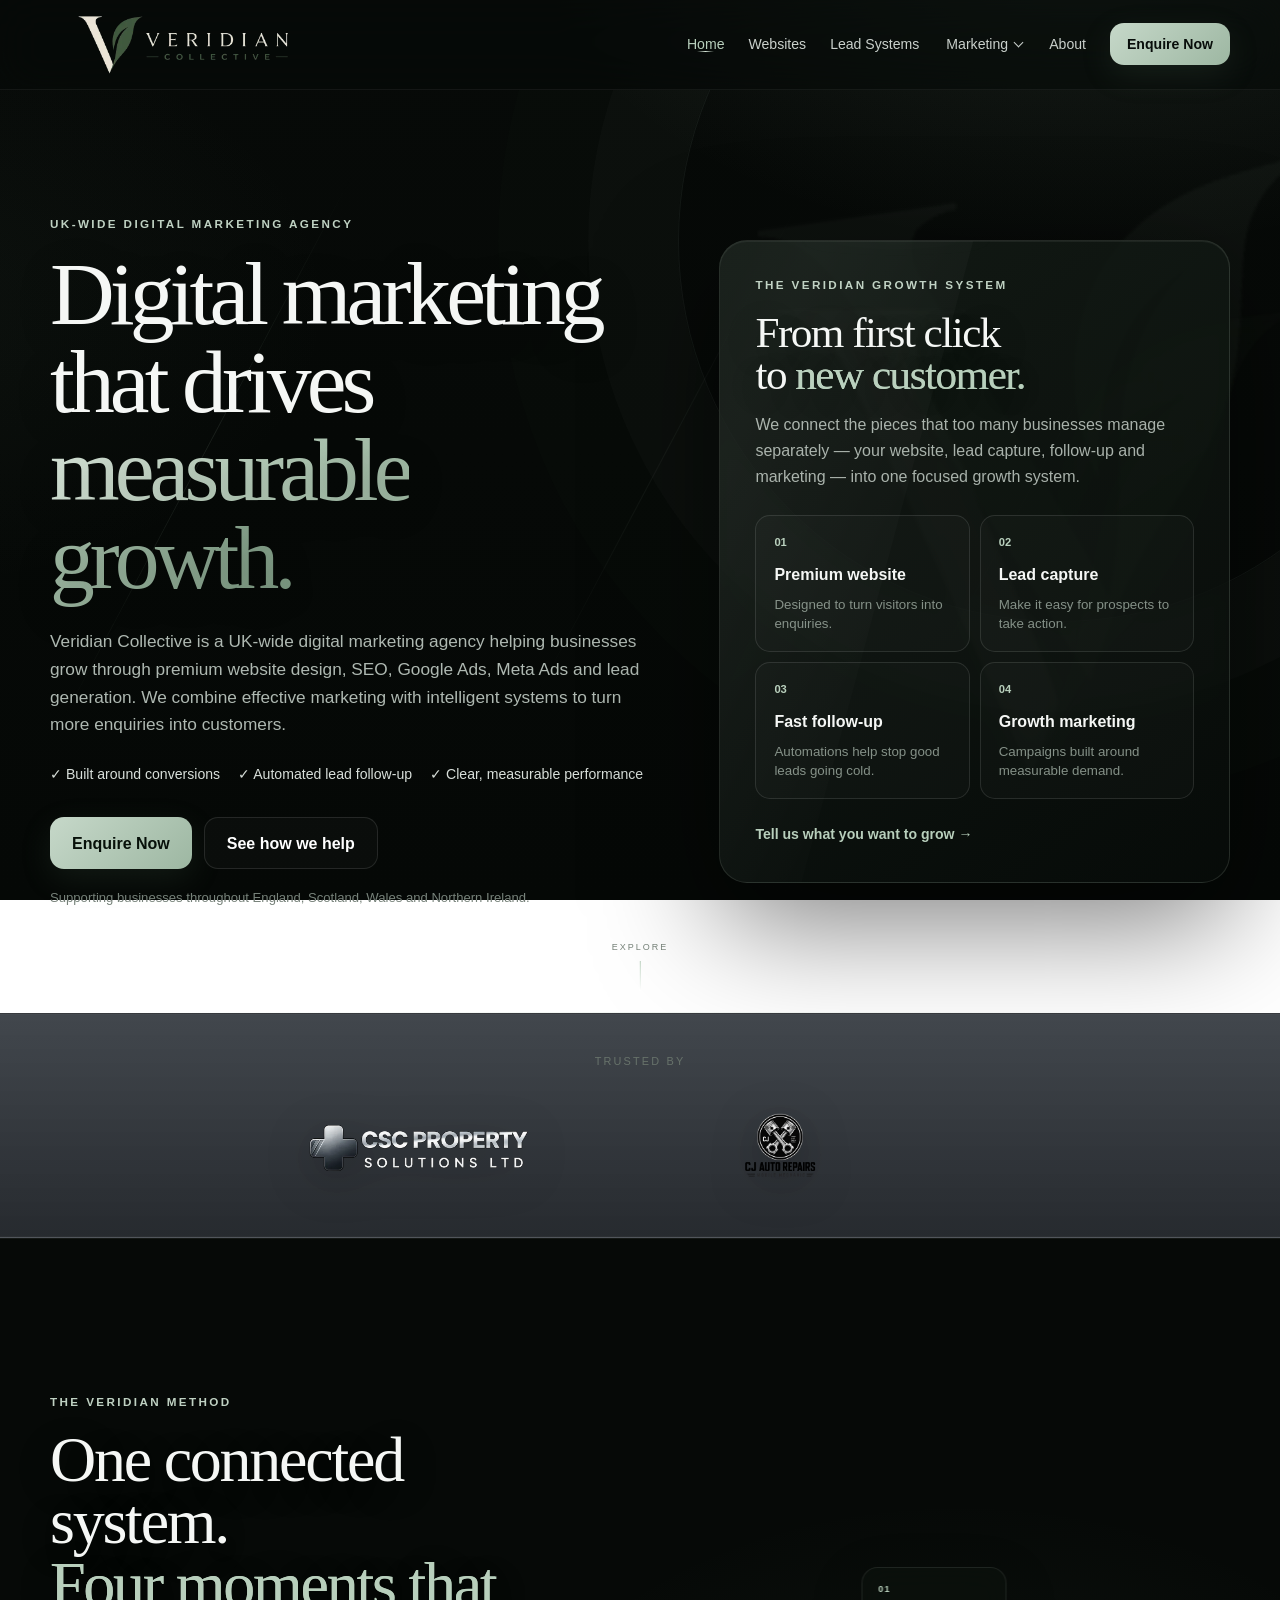
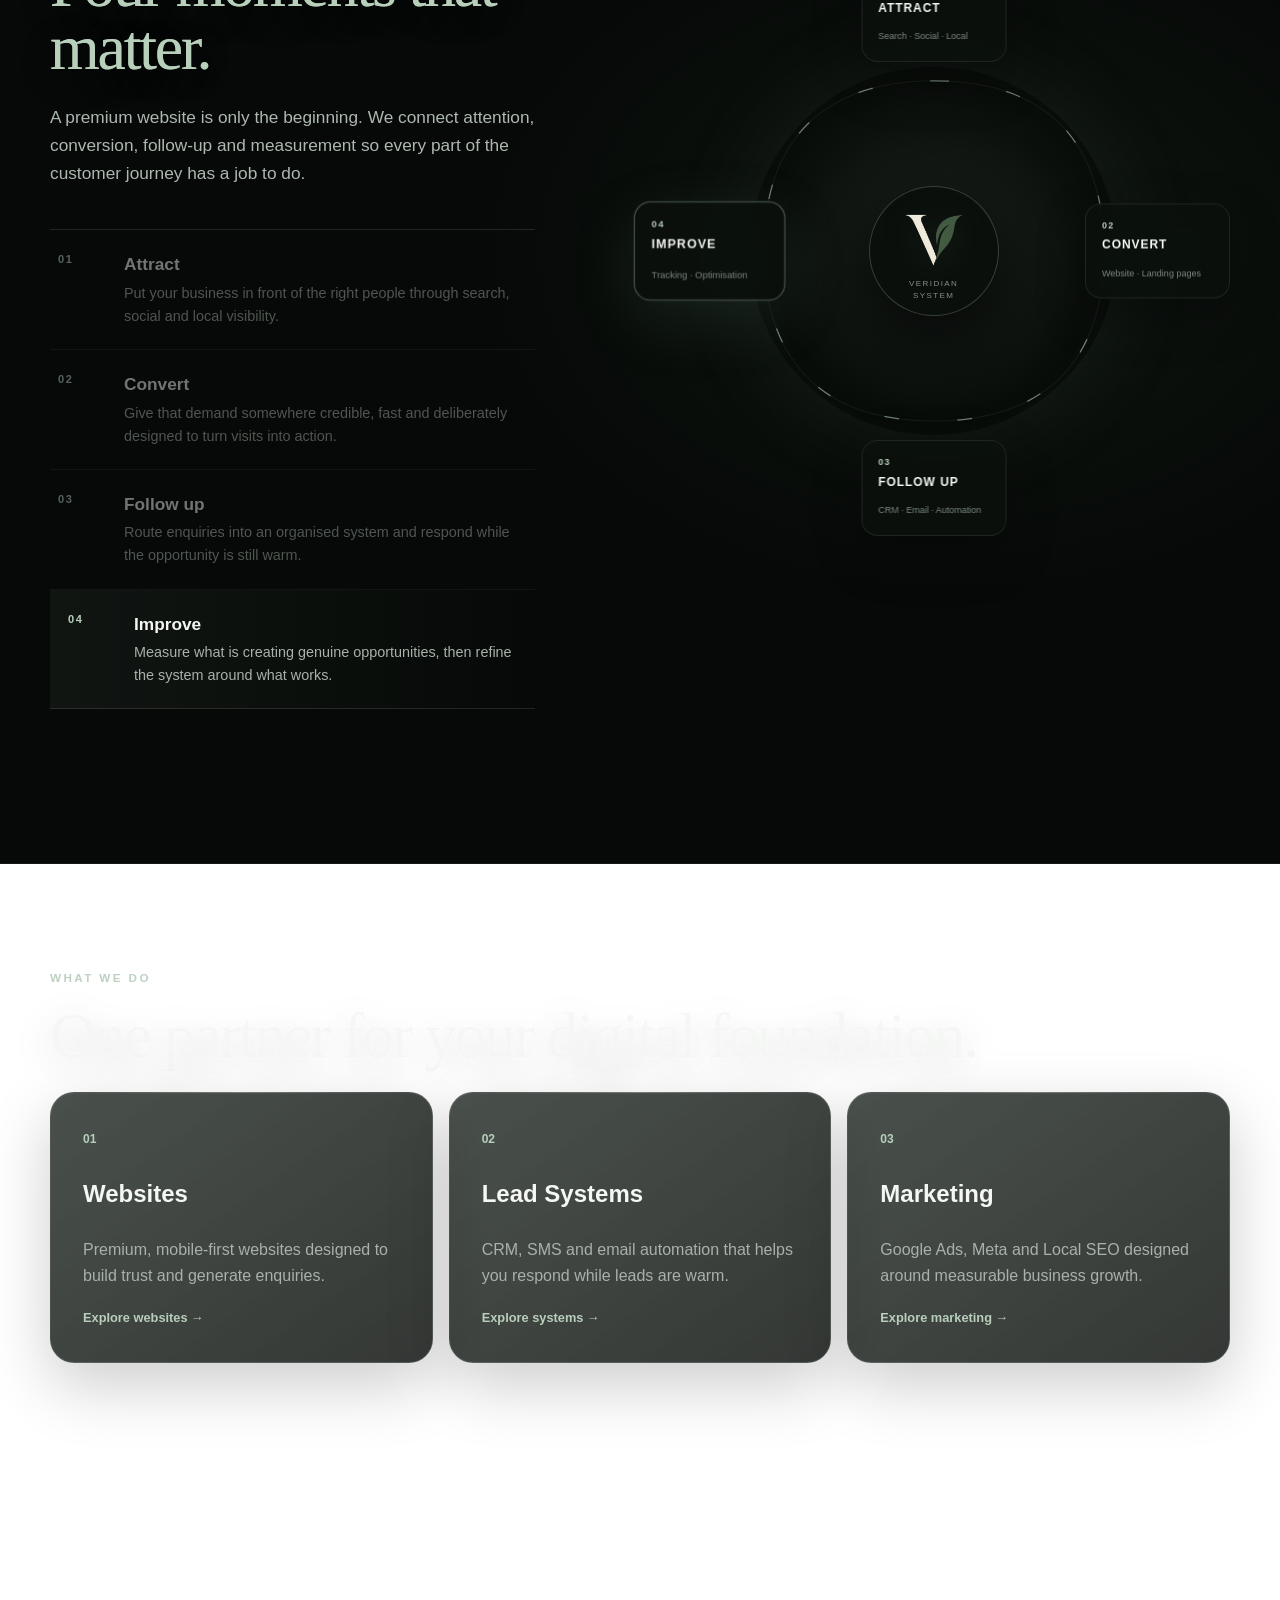
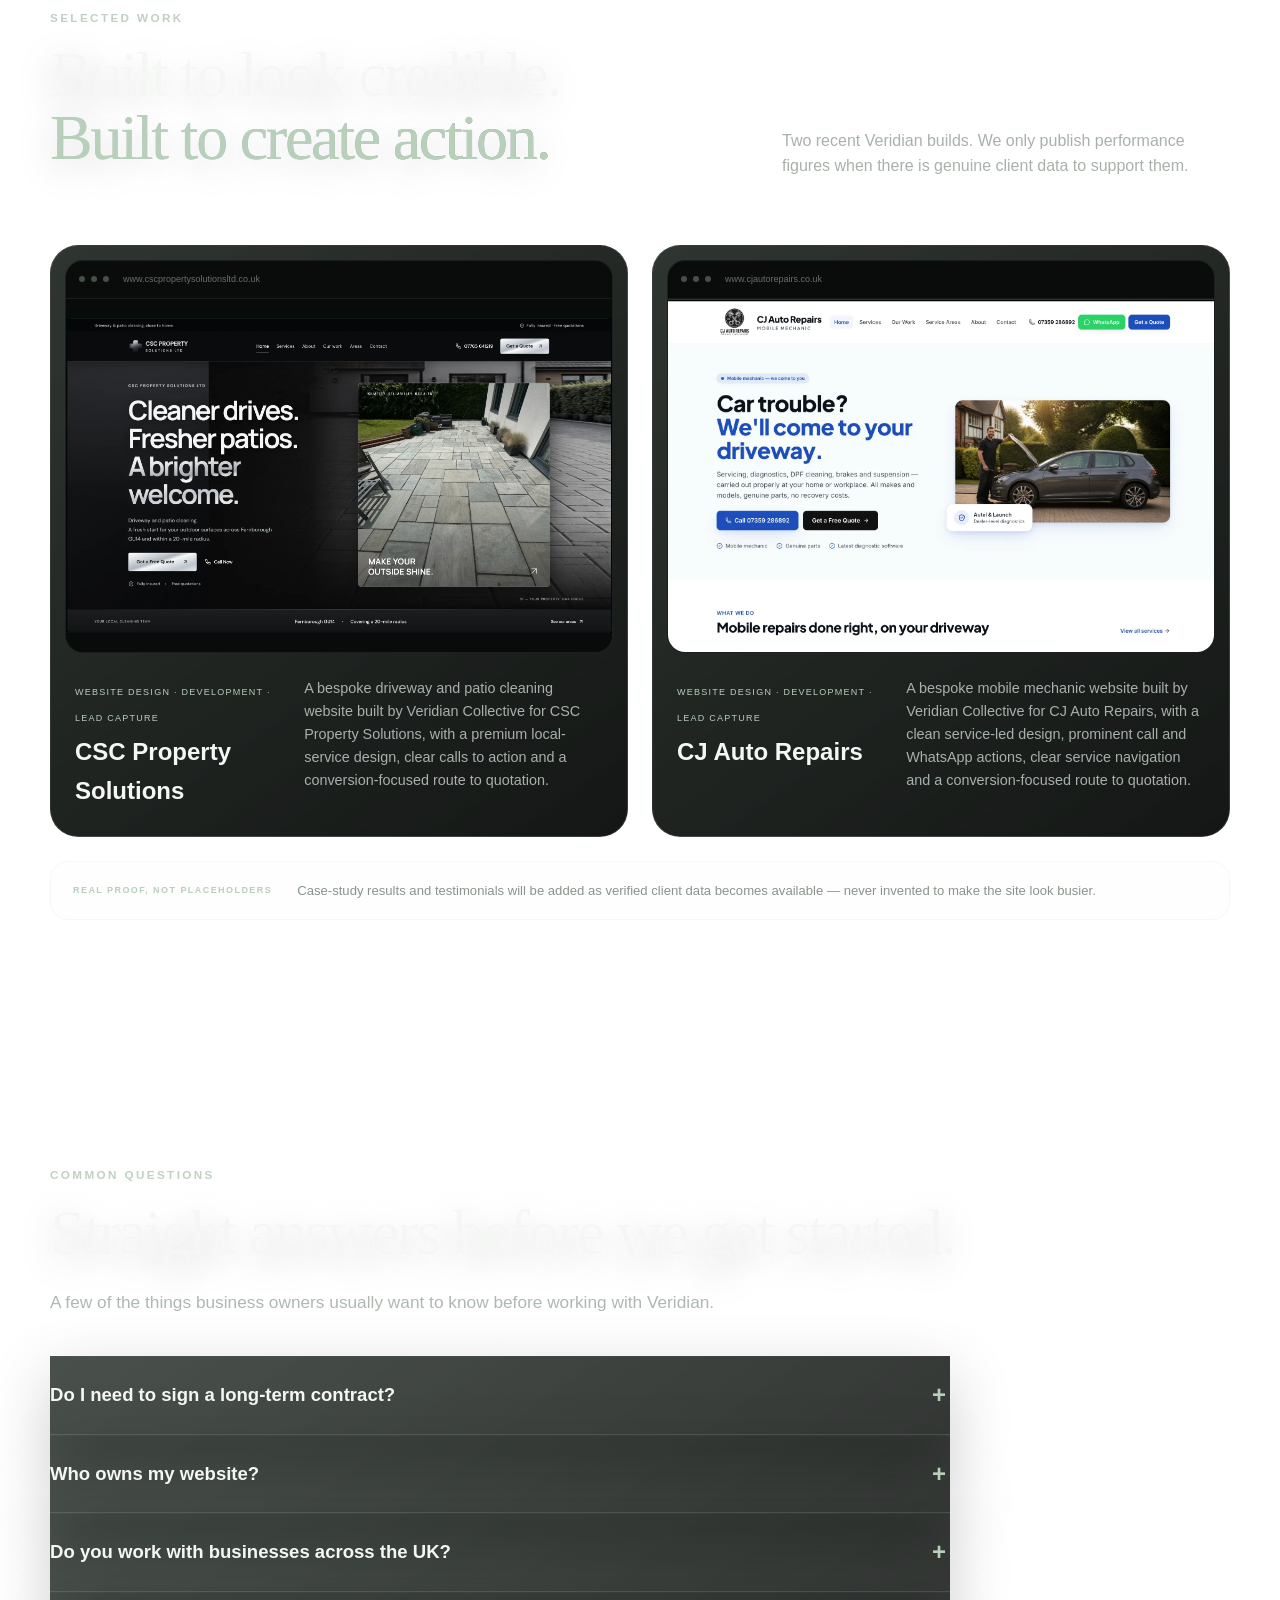
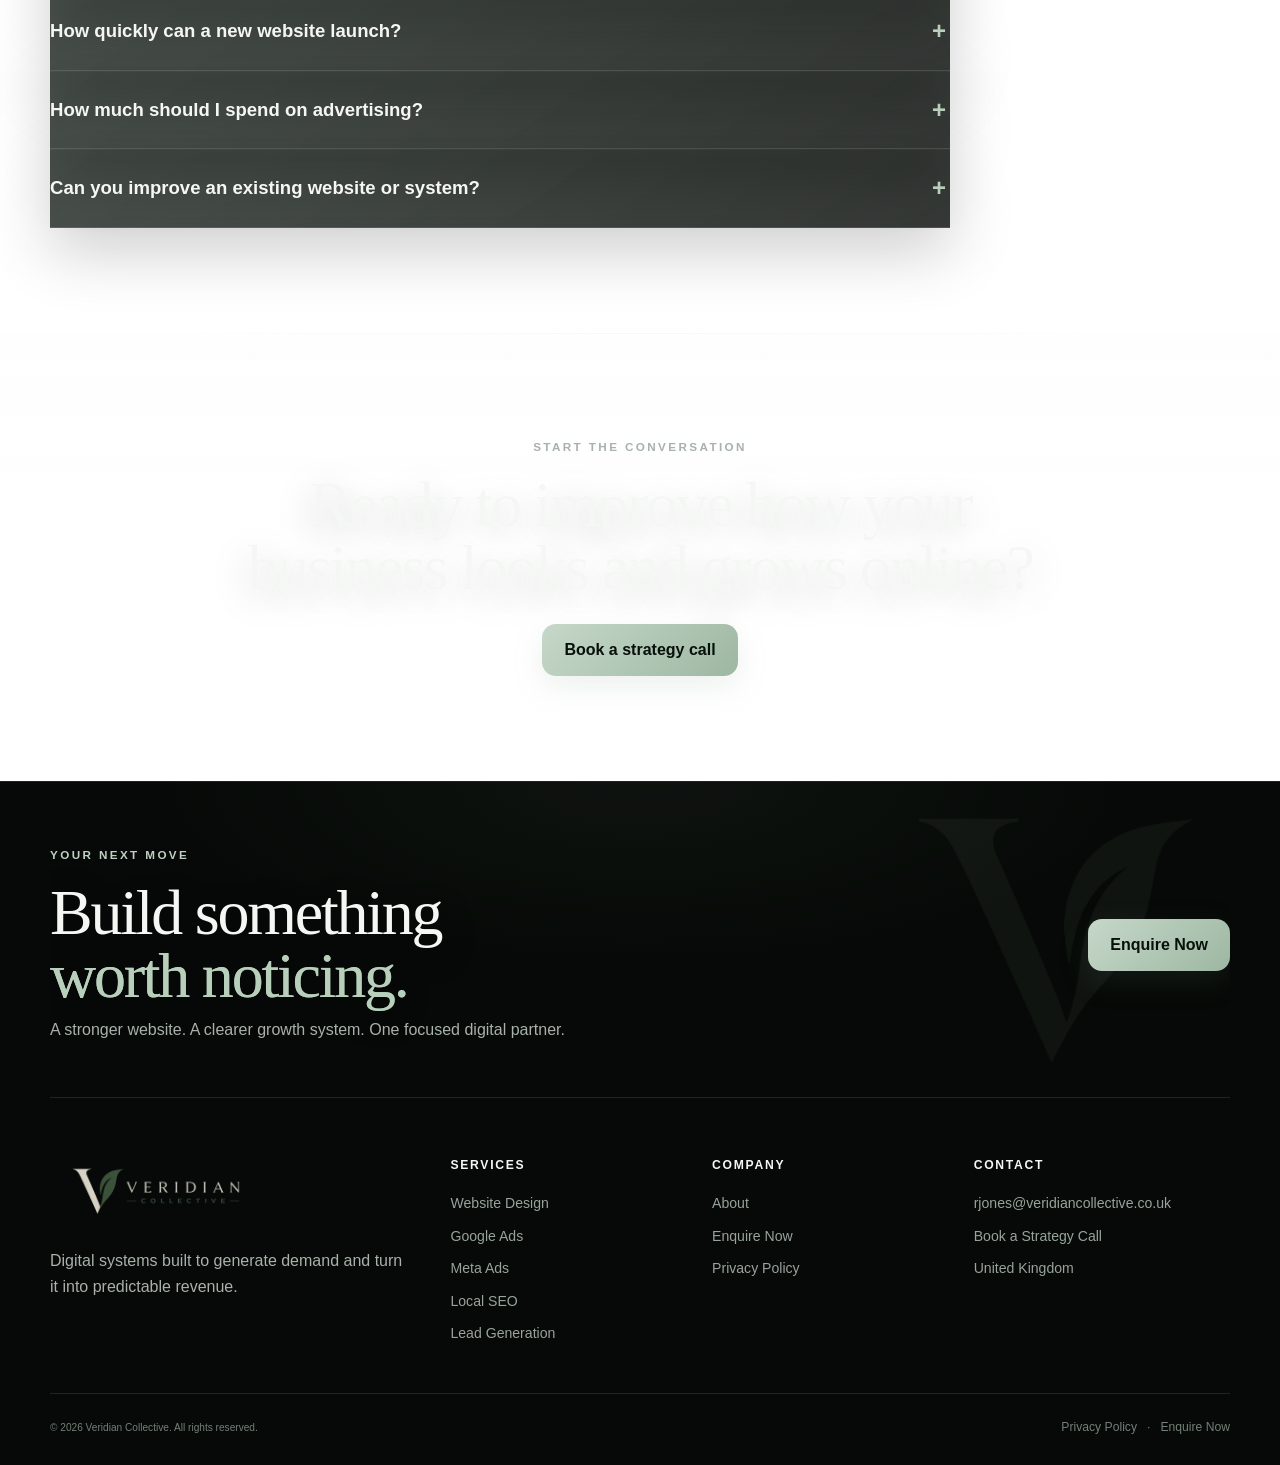
<file: index.html>
<!doctype html><html lang="en-GB"><head><meta charset="utf-8">
<meta name="viewport" content="width=device-width,initial-scale=1">
<title>Veridian Collective | UK Digital Marketing Agency</title>
<meta name="description" content="Veridian Collective is a UK-wide digital marketing agency offering website design, SEO, Google Ads, Meta Ads and lead generation to businesses across the United Kingdom.">
<meta name="robots" content="index,follow,max-image-preview:large,max-snippet:-1,max-video-preview:-1">
<meta name="author" content="Veridian Collective">
<meta name="theme-color" content="#0a0e0b">
<link rel="canonical" href="https://www.veridiancollective.co.uk/">
<meta property="og:type" content="website">
<meta property="og:site_name" content="Veridian Collective">
<meta property="og:locale" content="en_GB">
<meta property="og:title" content="Veridian Collective | UK Digital Marketing Agency">
<meta property="og:description" content="Website design, SEO, Google Ads, Meta Ads and lead generation for businesses in Farnborough, Hampshire, Surrey, Berkshire and across the UK.">
<meta property="og:url" content="https://www.veridiancollective.co.uk/">
<meta property="og:image" content="https://www.veridiancollective.co.uk/assets/veridian-social-preview.png">
<meta property="og:image:width" content="1200">
<meta property="og:image:height" content="630">
<meta name="twitter:card" content="summary">
<meta name="twitter:title" content="Veridian Collective | UK Digital Marketing Agency">
<meta name="twitter:description" content="Premium websites, lead generation systems, Google Ads, Meta Ads, local SEO and automated follow-up for UK businesses.">
<meta name="twitter:image" content="https://www.veridiancollective.co.uk/assets/veridian-social-preview.png">
<link rel="icon" type="image/png" sizes="48x48" href="/assets/favicon-google-48.png?v=2">
<link rel="icon" type="image/png" sizes="256x256" href="/assets/favicon.png">
<link rel="apple-touch-icon" href="assets/favicon.png">
<style>:root{--bg:#070a08;--panel:#0f1511;--text:#f5f7f5;--muted:#a8b1aa;--sage:#b8cfbc;--line:rgba(255,255,255,.11);--container:1180px}*{box-sizing:border-box}html{scroll-behavior:smooth}body{margin:0;background:radial-gradient(circle at 85% 0,rgba(116,145,123,.12),transparent 27%),var(--bg);color:var(--text);font:16px/1.6 Inter,-apple-system,BlinkMacSystemFont,"Segoe UI",sans-serif}a{color:inherit;text-decoration:none}.container{width:min(calc(100% - 40px),var(--container));margin:auto}.site-header{position:sticky;top:0;z-index:20;background:rgba(7,10,8,.88);backdrop-filter:blur(18px);border-bottom:1px solid var(--line)}.nav{min-height:84px;display:flex;align-items:center;justify-content:space-between;gap:25px}.brand{display:flex;align-items:center;gap:11px}.brand>span{display:grid;place-items:center;width:42px;height:42px;border:1px solid rgba(184,207,188,.35);border-radius:13px;color:var(--sage);font:26px Georgia,serif}.brand b{font-size:.8rem;letter-spacing:.13em}.brand i{font-style:normal;color:var(--sage)}.nav nav{display:flex;align-items:center;gap:24px;font-size:.88rem;color:#cad1cc}.menu{display:none;background:transparent;border:1px solid var(--line);color:#fff;border-radius:12px;padding:10px 13px}.button{display:inline-flex;align-items:center;justify-content:center;min-height:52px;padding:0 22px;border-radius:14px;background:var(--sage);color:#071009;font-weight:800}.button.small{min-height:42px;padding:0 17px}.secondary{background:transparent;color:#fff;border:1px solid var(--line)}.hero,.page-hero{padding:125px 0 105px}.hero-grid{display:grid;grid-template-columns:1.08fr .92fr;gap:70px;align-items:center}.eyebrow{color:var(--sage);font-size:.73rem;font-weight:850;letter-spacing:.17em;text-transform:uppercase;margin:0 0 17px}h1,h2{font-family:Georgia,"Times New Roman",serif;font-weight:500;line-height:.98;letter-spacing:-.035em}h1{font-size:clamp(3.6rem,7vw,6.8rem);max-width:900px;margin:0 0 27px}h1 span{color:var(--sage)}h2{font-size:clamp(2.6rem,5vw,4.8rem);margin:0 0 25px}h3{font-size:1.5rem}.lead{font-size:1.08rem;color:var(--muted);max-width:700px}.actions{display:flex;gap:12px;flex-wrap:wrap;margin-top:32px}.panel,.contact-card{border:1px solid var(--line);border-radius:28px;padding:35px;background:linear-gradient(145deg,rgba(23,33,26,.95),rgba(8,12,9,.98));box-shadow:0 30px 90px rgba(0,0,0,.35)}.panel h2{font-size:2.7rem}.mini-grid{display:grid;grid-template-columns:1fr 1fr;gap:10px;margin-top:35px}.mini-grid article{border:1px solid var(--line);border-radius:15px;padding:18px}.mini-grid b,.mini-grid span{display:block}.mini-grid b{color:var(--sage);font-size:.7rem}.mini-grid span{margin-top:18px}.trust{border-block:1px solid var(--line);padding:28px 0;background:rgba(255,255,255,.015)}.trust p{text-align:center;color:#68736b;font-size:.68rem;letter-spacing:.2em}.logos{display:grid;grid-template-columns:repeat(4,1fr);gap:12px;align-items:center;text-align:center}.logos>*{padding:18px;color:#9ca69e;font-size:.75rem;letter-spacing:.08em}.logos strong{color:#d8dfda}.section{padding:105px 0}.muted{background:linear-gradient(180deg,rgba(255,255,255,.018),transparent)}.cards{display:grid;grid-template-columns:repeat(3,1fr);gap:16px}.cards.two{grid-template-columns:1fr 1fr}.card,.price-card{border:1px solid var(--line);border-radius:24px;padding:32px;background:linear-gradient(150deg,rgba(20,28,22,.88),rgba(9,13,10,.92))}.card{transition:.2s}.card:hover{transform:translateY(-4px);border-color:rgba(184,207,188,.27)}.card>b,.flow b{color:var(--sage);font-size:.75rem}.card p,.price-card p,.flow p{color:var(--muted)}.card>span{color:var(--sage);font-size:.8rem;font-weight:800}.pricing{display:grid;grid-template-columns:1fr 1fr;gap:18px;max-width:980px}.price-card.featured{border-color:rgba(184,207,188,.32)}.price{font:500 clamp(3.2rem,6vw,5rem) Georgia,serif}.price small{font:600 .9rem Inter,sans-serif;color:#8c978f}.price-card ul{list-style:none;padding:0;margin:25px 0}.price-card li{padding:10px 0 10px 26px;border-bottom:1px solid rgba(255,255,255,.07);position:relative}.price-card li:before{content:"✓";position:absolute;left:0;color:var(--sage)}.flow{display:grid;grid-template-columns:repeat(4,1fr);gap:13px}.flow article{border:1px solid var(--line);border-radius:22px;padding:28px;min-height:230px;background:rgba(255,255,255,.02)}.flow h3{margin-top:70px}.cta{text-align:center;max-width:900px}.cta p{color:var(--muted)}.about-grid,.contact-grid{display:grid;grid-template-columns:.85fr 1.15fr;gap:70px;align-items:center}.founder{min-height:500px;border:1px solid var(--line);border-radius:28px;background:radial-gradient(circle at 50% 25%,rgba(184,207,188,.18),transparent 30%),#0d130f;display:flex;flex-direction:column;justify-content:space-between;padding:30px}.founder>span{margin:auto;font:9rem Georgia,serif;color:rgba(255,255,255,.07)}.founder strong,.founder small{display:block}.founder small{color:#89948c}blockquote{margin:30px 0;border-left:2px solid var(--sage);padding-left:22px;font:1.4rem/1.5 Georgia,serif}.placeholder{margin-top:30px;min-height:260px;border:1px dashed rgba(184,207,188,.3);border-radius:18px;display:grid;place-items:center;color:#6f7b72;font-size:.75rem;letter-spacing:.14em}.footer{border-top:1px solid var(--line);padding:40px 0;display:flex;align-items:center;justify-content:space-between;gap:20px;flex-wrap:wrap;color:#7e8981;font-size:.78rem}
.hero-points{display:flex;flex-wrap:wrap;gap:10px 18px;margin-top:24px;color:#d8dfda;font-size:.88rem}.hero-points span{display:inline-flex;align-items:center;gap:7px}.hero-points span::first-letter{color:var(--sage)}.hero-note{max-width:620px;margin:18px 0 0;color:#77827a;font-size:.82rem}.hero-panel{position:relative;overflow:hidden}.hero-panel:before{content:"";position:absolute;width:260px;height:260px;border-radius:50%;background:rgba(184,207,188,.08);filter:blur(8px);right:-100px;top:-120px;pointer-events:none}.hero-panel h2{margin-bottom:16px}.sage-text{color:var(--sage)}.panel-copy{color:var(--muted);margin:0 0 26px;max-width:560px}.hero-panel .mini-grid{margin-top:0}.hero-panel .mini-grid article{min-height:132px;background:rgba(255,255,255,.018)}.hero-panel .mini-grid span{margin-top:10px;font-weight:700}.hero-panel .mini-grid small{display:block;color:#849087;margin-top:7px;line-height:1.45}.panel-link{display:inline-block;margin-top:24px;color:var(--sage);font-weight:800;font-size:.88rem}.panel-link:hover{text-decoration:underline}
@media(max-width:850px){.menu{display:block}.nav nav{display:none;position:absolute;top:84px;left:14px;right:14px;flex-direction:column;align-items:stretch;padding:14px;background:#0a0e0b;border:1px solid var(--line);border-radius:18px}.nav nav.open{display:flex}.nav nav a{padding:10px}.hero-grid,.about-grid,.contact-grid{grid-template-columns:1fr}.cards,.flow{grid-template-columns:1fr 1fr}.pricing{grid-template-columns:1fr}.logos{grid-template-columns:1fr 1fr}.hero,.page-hero{padding:90px 0 75px}.section{padding:78px 0}}@media(max-width:560px){.container{width:min(calc(100% - 28px),var(--container))}.brand b{font-size:.7rem}.cards,.cards.two,.flow,.mini-grid{grid-template-columns:1fr}.logos>*{padding:10px}.actions{flex-direction:column}.actions .button{width:100%}.panel{padding:25px}.founder{min-height:390px}.founder>span{font-size:6rem}.section{padding:65px 0}.footer{align-items:flex-start;flex-direction:column}}
.app-page{display:none;min-height:60vh} .app-page.active{display:block;animation:pageIn .2s ease}
.nav nav a.active{color:var(--sage)} @keyframes pageIn{from{opacity:.3;transform:translateY(6px)}to{opacity:1;transform:none}}

.real-brand{display:flex;align-items:center;text-decoration:none;min-width:0}
.real-brand img{display:block;width:270px;max-width:32vw;height:auto;object-fit:contain}
.footer-brand img{width:230px;max-width:100%}
@media(max-width:760px){
  .real-brand img{width:205px;max-width:68vw}
  .footer-brand img{width:200px}
}

.real-brand img{
  mix-blend-mode:normal;
  filter:none;
}
.site-header .real-brand img{opacity:.98}
.footer-brand img{opacity:.9}

/* Smooth navigation + scroll motion */
html { scroll-behavior: smooth; }

body {
  overflow-x: hidden;
}

.app-page {
  transform-origin: 50% 0;
}

.app-page.active {
  animation: veridianPageIn .55s cubic-bezier(.22,.8,.25,1) both;
}

@keyframes veridianPageIn {
  0% {
    opacity: 0;
    transform: translateY(14px);
    filter: blur(2px);
  }
  100% {
    opacity: 1;
    transform: translateY(0);
    filter: blur(0);
  }
}

/* Reveal sections as they enter the viewport */
.app-page.active section,
.app-page.active .card,
.app-page.active .service-card,
.app-page.active .price-card,
.app-page.active .trust,
.app-page.active .cta {
  opacity: 0;
  transform: translateY(22px);
  transition:
    opacity .65s cubic-bezier(.22,.8,.25,1),
    transform .65s cubic-bezier(.22,.8,.25,1);
}

.app-page.active .reveal-visible {
  opacity: 1;
  transform: translateY(0);
}

/* Smoother interactive elements */
a, button, .button, .card {
  transition:
    transform .22s ease,
    opacity .22s ease,
    color .22s ease,
    background-color .22s ease,
    border-color .22s ease;
}

.button:hover {
  transform: translateY(-2px);
}

@media (prefers-reduced-motion: reduce) {
  html { scroll-behavior: auto; }
  *, *::before, *::after {
    animation-duration: .01ms !important;
    animation-iteration-count: 1 !important;
    transition-duration: .01ms !important;
    scroll-behavior: auto !important;
  }
}


.legal-hero{padding-bottom:2rem}
.legal-updated{margin-top:1.25rem;color:var(--muted);font-size:.92rem}
.legal-content{padding-top:2rem}
.legal-wrap{max-width:850px}
.legal-wrap h2{margin-top:2.3rem;margin-bottom:.65rem;font-size:1.25rem}
.legal-wrap p{color:var(--muted);line-height:1.8}
.legal-wrap a{color:var(--sage)}
.legal-contact{margin-top:3rem;padding:1.6rem;border:1px solid var(--line);border-radius:18px;background:rgba(255,255,255,.025)}
.legal-contact h2{margin-top:0}


.ghl-calendar-wrap{
  margin-top:24px;
  width:100%;
  min-height:876px;
  overflow:hidden;
  border-radius:18px;
  background:#fff;
}
.ghl-calendar-wrap iframe{
  display:block;
  width:100%;
  min-height:876px;
  border:0;
}
@media(max-width:760px){
  .ghl-calendar-wrap,
  .ghl-calendar-wrap iframe{min-height:900px}
}


/* Enquire page polish */
.enquire-hero{padding-bottom:70px}
.enquire-intro{max-width:760px}
.enquire-points{display:grid;grid-template-columns:repeat(3,1fr);gap:12px;margin-top:32px;max-width:900px}
.enquire-points article{border:1px solid var(--line);border-radius:18px;padding:18px;background:rgba(255,255,255,.025)}
.enquire-points strong{display:block;color:var(--sage);font-size:.76rem;letter-spacing:.08em;text-transform:uppercase;margin-bottom:5px}
.enquire-points span{color:#dce2dd;font-size:.9rem}
.enquire-section{padding-top:45px}
.enquire-copy{align-self:start;position:sticky;top:120px}
.enquire-copy h2{font-size:clamp(2.7rem,4vw,4.3rem)}
.enquire-benefits{display:grid;gap:12px;margin:30px 0}
.enquire-benefit{display:flex;gap:14px;align-items:flex-start;padding:16px 0;border-top:1px solid var(--line)}
.enquire-benefit:last-child{border-bottom:1px solid var(--line)}
.enquire-tick{flex:0 0 30px;width:30px;height:30px;border-radius:50%;display:grid;place-items:center;border:1px solid rgba(184,207,188,.35);color:var(--sage);font-weight:800}
.enquire-benefit b{display:block;margin-bottom:2px}.enquire-benefit p{margin:0;color:var(--muted);font-size:.92rem}
.enquire-direct{color:var(--muted);font-size:.9rem}.enquire-direct a{color:var(--sage)}
.enquire-form-card{padding:26px}.enquire-form-top{padding:4px 5px 20px;border-bottom:1px solid var(--line);margin-bottom:20px}
.enquire-form-top h3{margin:0 0 5px}.enquire-form-top p{margin:0;color:var(--muted)}
.enquire-trust{display:grid;grid-template-columns:repeat(3,1fr);gap:12px;margin-top:18px}
.enquire-trust div{text-align:center;padding:13px;border:1px solid var(--line);border-radius:14px;color:#aeb8b0;font-size:.78rem;background:rgba(255,255,255,.018)}
@media(max-width:850px){.enquire-copy{position:static}.enquire-points,.enquire-trust{grid-template-columns:1fr}.enquire-section{padding-top:20px}}

/* Trusted By — gunmetal logo showcase */
.trust{background:linear-gradient(135deg,#252A32 0%,#20242B 48%,#181B20 100%);border-top:1px solid rgba(255,255,255,.06);border-bottom:1px solid rgba(255,255,255,.06)}
.trust .logos{justify-content:center;gap:clamp(32px,7vw,96px);grid-template-columns:repeat(2,minmax(180px,320px));align-items:center}
.trust .logos img{filter:drop-shadow(0 10px 22px rgba(0,0,0,.28));max-width:100%}
@media(max-width:700px){.trust .logos{grid-template-columns:1fr;gap:24px}.trust .logos img{margin-inline:auto}}

/* Enquiry + strategy call choice */
.enquire-choice-intro{text-align:center;max-width:820px;margin:0 auto 34px}
.enquire-choice-intro h2{margin-bottom:14px}
.enquire-choice-intro .lead{margin-inline:auto}
.enquire-options{display:grid;grid-template-columns:1fr 1fr;gap:22px;align-items:stretch}
.enquire-option-card{border:1px solid var(--line);border-radius:28px;padding:26px;background:linear-gradient(145deg,rgba(23,33,26,.95),rgba(8,12,9,.98));box-shadow:0 30px 90px rgba(0,0,0,.28);overflow:hidden;display:flex;flex-direction:column;height:100%}
.enquire-option-head{padding:4px 5px 20px;border-bottom:1px solid var(--line);margin-bottom:20px;min-height:150px}
.enquire-option-head .option-label{display:inline-flex;align-items:center;gap:8px;color:var(--sage);font-size:.72rem;font-weight:850;letter-spacing:.13em;text-transform:uppercase;margin-bottom:8px}
.enquire-option-head h3{margin:0 0 6px;font-size:1.65rem}.enquire-option-head p{margin:0;color:var(--muted);font-size:.92rem}
.booking-wrap{background:#fff;border-radius:14px;overflow:hidden;min-height:876px;flex:1}
.booking-wrap iframe{display:block;width:100%;height:876px;min-height:876px;border:0}
.enquire-form-card .ghl-calendar-wrap{border-radius:14px;overflow:hidden;margin-top:0;flex:1}
.enquire-bottom-note{text-align:center;color:var(--muted);font-size:.88rem;margin:24px auto 0;max-width:760px}
@media(max-width:980px){.enquire-options{grid-template-columns:1fr}.enquire-option-head{min-height:0}.booking-wrap,.booking-wrap iframe{min-height:760px;height:760px}}
@media(max-width:560px){.enquire-option-card{padding:18px}.booking-wrap,.booking-wrap iframe{min-height:800px;height:800px}}

</style>
<style>
.site-footer{border-top:1px solid var(--line);background:linear-gradient(180deg,rgba(19,27,21,.72),#070a08 38%);padding:0 0 28px}
.footer-cta{display:flex;align-items:center;justify-content:space-between;gap:30px;padding:64px 0 54px;border-bottom:1px solid var(--line)}
.footer-cta h2{font-size:clamp(2.5rem,5vw,4.5rem);margin:0;max-width:720px}.footer-cta h2 span{color:var(--sage)}
.footer-grid{display:grid;grid-template-columns:1.65fr 1fr 1fr 1.2fr;gap:48px;padding:58px 0 48px}.footer-about p{max-width:360px;color:var(--muted);margin:22px 0 0}.footer-col{display:flex;flex-direction:column;align-items:flex-start;gap:10px;color:#98a39b;font-size:.88rem}.footer-col strong{color:#f4f7f4;font-size:.76rem;letter-spacing:.14em;text-transform:uppercase;margin-bottom:7px}.footer-col a{transition:.2s}.footer-col a:hover{color:var(--sage)}
.footer-bottom{border-top:1px solid var(--line);padding-top:24px;display:flex;align-items:center;justify-content:space-between;gap:20px;color:#748078;font-size:.76rem}.footer-bottom div{display:flex;gap:10px;align-items:center}.footer-bottom a:hover{color:var(--sage)}
.footer-brand img{width:215px;max-width:100%;height:auto}
@media(max-width:850px){.footer-cta{align-items:flex-start}.footer-grid{grid-template-columns:1fr 1fr;gap:38px}.footer-about{grid-column:1/-1}.footer-bottom{align-items:flex-start}}
@media(max-width:560px){.footer-cta{flex-direction:column;padding:48px 0 42px}.footer-cta .button{width:100%}.footer-grid{grid-template-columns:1fr;padding:44px 0 38px}.footer-about{grid-column:auto}.footer-bottom{flex-direction:column}.footer-bottom div{flex-wrap:wrap}}
</style>
<script type="application/ld+json">{"@context":"https://schema.org","@graph":[{"@type":"Organization","@id":"https://www.veridiancollective.co.uk/#organization","name":"Veridian Collective","url":"https://www.veridiancollective.co.uk/","email":"rjones@veridiancollective.co.uk","areaServed":{"@type":"Country","name":"United Kingdom"},"founder":{"@type":"Person","name":"Ryley Jones"},"knowsAbout":["Website Design","Lead Generation","Google Ads","Meta Ads","Local SEO","CRM Automation","Automated Lead Follow-Up"]},{"@type":"ProfessionalService","@id":"https://www.veridiancollective.co.uk/#service","name":"Veridian Collective","url":"https://www.veridiancollective.co.uk/","email":"rjones@veridiancollective.co.uk","areaServed":[{"@type":"Place","name":"Farnborough, Hampshire"},{"@type":"AdministrativeArea","name":"Hampshire"},{"@type":"AdministrativeArea","name":"Surrey"},{"@type":"AdministrativeArea","name":"Berkshire"},{"@type":"Country","name":"United Kingdom"}],"audience":{"@type":"BusinessAudience","audienceType":"Business owners in the United Kingdom"},"hasOfferCatalog":{"@type":"OfferCatalog","name":"Digital Growth Services","itemListElement":[{"@type":"Offer","itemOffered":{"@type":"Service","name":"Website Design","description":"Premium responsive website design and development for UK businesses.","url":"https://www.veridiancollective.co.uk/website-design/"}},{"@type":"Offer","itemOffered":{"@type":"Service","name":"Lead Generation Systems","description":"CRM-connected lead capture and automated follow-up systems.","url":"https://www.veridiancollective.co.uk/lead-generation/"}},{"@type":"Offer","itemOffered":{"@type":"Service","name":"Google Ads Management","url":"https://www.veridiancollective.co.uk/google-ads-management/"}},{"@type":"Offer","itemOffered":{"@type":"Service","name":"Meta Ads Management","url":"https://www.veridiancollective.co.uk/meta-ads-management/"}},{"@type":"Offer","itemOffered":{"@type":"Service","name":"Local SEO","url":"https://www.veridiancollective.co.uk/seo-services/"}}]},"description":"UK-wide digital marketing agency providing website design, SEO, Google Ads, Meta Ads and lead generation to businesses across the United Kingdom."}]}</script>
<style>
/* v30 FAQ + accessibility */
.skip-link{position:fixed;left:16px;top:12px;z-index:9999;transform:translateY(-150%);background:#fff;color:#071009;padding:10px 14px;border-radius:10px;font-weight:800}.skip-link:focus{transform:none}
:focus-visible{outline:3px solid #dcebdd;outline-offset:4px;border-radius:6px}.faq-section{background:linear-gradient(180deg,transparent,rgba(255,255,255,.018))}.faq-list{max-width:900px;margin-top:38px;border-top:1px solid var(--line)}.faq-list details{border-bottom:1px solid var(--line);padding:0}.faq-list summary{cursor:pointer;list-style:none;padding:24px 44px 24px 0;font-weight:750;font-size:1.08rem;position:relative}.faq-list summary::-webkit-details-marker{display:none}.faq-list summary:after{content:"+";position:absolute;right:4px;top:20px;color:var(--sage);font-size:1.5rem}.faq-list details[open] summary:after{content:"–"}.faq-list details p{color:var(--muted);max-width:780px;margin:0 0 24px}.faq-list summary:hover{color:var(--sage)}
@media (prefers-reduced-motion:reduce){html{scroll-behavior:auto!important}*,*::before,*::after{animation-duration:.01ms!important;animation-iteration-count:1!important;transition-duration:.01ms!important;scroll-behavior:auto!important}}
</style>
<style id="v32-responsive-hardening">
/* v32: responsive hardening for phones, tablets, laptops and large displays */
html{-webkit-text-size-adjust:100%;text-size-adjust:100%}
body{overflow-x:hidden}
img,svg,video,canvas{max-width:100%;height:auto}
iframe{max-width:100%}
button,a,input,select,textarea{touch-action:manipulation}
button,input,select,textarea{font:inherit}
input,select,textarea{max-width:100%}
.nav,.hero-grid,.about-grid,.contact-grid,.cards,.flow,.pricing,.footer-grid,.enquire-options{min-width:0}
.nav>* ,.hero-grid>* ,.about-grid>* ,.contact-grid>* ,.cards>* ,.flow>* ,.pricing>* ,.footer-grid>* ,.enquire-options>*{min-width:0}
.enquire-option-card{min-width:0}
.enquire-form-card .ghl-calendar-wrap,.booking-wrap{width:100%;min-width:0}
.enquire-form-card .ghl-calendar-wrap iframe,.booking-wrap iframe{width:100%!important;max-width:100%!important}
@media(max-width:980px){
 .enquire-options{grid-template-columns:1fr!important}
 .enquire-option-card{height:auto!important}
 .enquire-option-head{min-height:0!important}
 .enquire-form-card .ghl-calendar-wrap,.booking-wrap{min-height:760px}
 .enquire-form-card .ghl-calendar-wrap iframe,.booking-wrap iframe{height:760px!important;min-height:760px!important}
}
@media(max-width:760px){
 h1{font-size:clamp(2.35rem,12vw,4rem)}h2{font-size:clamp(1.85rem,8vw,2.7rem)}
 .nav{min-height:72px}.nav nav{top:72px}
 .page-hero,.hero{padding-top:72px}
 .button{min-height:46px}
 .enquire-points{grid-template-columns:1fr!important}
 .enquire-form-card .ghl-calendar-wrap,.booking-wrap{min-height:820px}
 .enquire-form-card .ghl-calendar-wrap iframe,.booking-wrap iframe{height:820px!important;min-height:820px!important}
}
@media(max-width:430px){
 .container{width:min(calc(100% - 24px),var(--container))}
 .enquire-option-card{padding:14px!important;border-radius:20px}
 .enquire-option-head h3{font-size:1.4rem}
 .footer-col a,.footer-col span{overflow-wrap:anywhere}
 .enquire-form-card .ghl-calendar-wrap,.booking-wrap{min-height:860px}
 .enquire-form-card .ghl-calendar-wrap iframe,.booking-wrap iframe{height:860px!important;min-height:860px!important}
}
@media(min-width:1440px){.container{width:min(calc(100% - 64px),var(--container))}}
@supports(padding:max(0px)){body{padding-left:env(safe-area-inset-left);padding-right:env(safe-area-inset-right)}}
</style>
<style id="premium-visual-pass">
:root{--sage-soft:#a8beaC;--sage-bright:#d3e2d5;--glass:rgba(15,22,17,.72);--glass-line:rgba(211,226,213,.13);--deep:#050806}
body{background:radial-gradient(900px 520px at 85% -8%,rgba(144,174,151,.12),transparent 62%),radial-gradient(700px 460px at -8% 34%,rgba(94,123,102,.07),transparent 62%),linear-gradient(180deg,#070a08 0%,#050806 100%);background-attachment:fixed}
body:before{content:"";position:fixed;right:-5vw;top:17vh;width:min(44vw,620px);height:min(44vw,620px);background:rgba(184,207,188,.035);-webkit-mask:url("assets/veridian-v-mark.png") center/contain no-repeat;mask:url("assets/veridian-v-mark.png") center/contain no-repeat;pointer-events:none;z-index:-1;transform:rotate(-8deg)}
.site-header{background:rgba(7,10,8,.54);border-bottom-color:rgba(255,255,255,.055);backdrop-filter:blur(22px) saturate(125%);-webkit-backdrop-filter:blur(22px) saturate(125%);transition:background .35s ease,border-color .35s ease,box-shadow .35s ease}
.site-header.is-scrolled{background:rgba(7,10,8,.88);border-bottom-color:rgba(184,207,188,.10);box-shadow:0 16px 50px rgba(0,0,0,.24)}
.nav nav a:not(.button){position:relative;transition:color .25s ease}.nav nav a:not(.button):after{content:"";position:absolute;left:10px;right:10px;bottom:4px;height:1px;background:linear-gradient(90deg,transparent,var(--sage-bright),transparent);transform:scaleX(0);transition:transform .25s ease}.nav nav a:not(.button):hover:after,.nav nav a.active:not(.button):after{transform:scaleX(1)}
.hero,.page-hero{position:relative;overflow:hidden}.hero:after,.page-hero:after{content:"";position:absolute;inset:auto 8% 0;height:1px;background:linear-gradient(90deg,transparent,rgba(184,207,188,.20),transparent)}
h1,h2{text-wrap:balance;text-shadow:0 8px 40px rgba(0,0,0,.22)}h1 span,h2 span{background:linear-gradient(120deg,#d9e6da 0%,#a9c2ad 48%,#78947e 100%);-webkit-background-clip:text;background-clip:text;color:transparent}
.eyebrow{color:#bfd1c2;letter-spacing:.205em}.lead{color:#aeb8b1}
.panel,.contact-card,.card,.price-card,.flow article,.enquire-option-card,.faq-list details{position:relative;background:linear-gradient(145deg,rgba(22,31,25,.78),rgba(8,12,9,.82));border-color:var(--glass-line);box-shadow:0 22px 65px rgba(0,0,0,.20),inset 0 1px rgba(255,255,255,.025);backdrop-filter:blur(12px);-webkit-backdrop-filter:blur(12px)}
.panel:before,.contact-card:before,.card:before,.price-card:before,.flow article:before,.enquire-option-card:before{content:"";position:absolute;left:9%;right:9%;top:-1px;height:1px;background:linear-gradient(90deg,transparent,rgba(218,233,220,.26),transparent);pointer-events:none}
.card,.price-card,.flow article,.enquire-option-card{transition:transform .32s cubic-bezier(.2,.7,.2,1),border-color .32s ease,box-shadow .32s ease}.card:hover,.price-card:hover,.flow article:hover{transform:translateY(-5px);border-color:rgba(184,207,188,.26);box-shadow:0 28px 80px rgba(0,0,0,.30),0 0 0 1px rgba(184,207,188,.035)}
.button{position:relative;overflow:hidden;background:linear-gradient(135deg,#c6d8c9,#9db7a2);box-shadow:0 10px 32px rgba(112,145,119,.13);transition:transform .22s ease,box-shadow .22s ease,filter .22s ease}.button:before{content:"";position:absolute;top:-100%;bottom:-100%;width:42%;left:-60%;background:linear-gradient(90deg,transparent,rgba(255,255,255,.30),transparent);transform:skewX(-18deg);transition:left .55s ease}.button:hover{transform:translateY(-2px);box-shadow:0 16px 38px rgba(112,145,119,.22);filter:brightness(1.04)}.button:hover:before{left:125%}.button.secondary{background:rgba(255,255,255,.025);box-shadow:none}.button.secondary:hover{border-color:rgba(184,207,188,.30);background:rgba(184,207,188,.055)}
.section{position:relative}.section.muted{background:linear-gradient(180deg,rgba(184,207,188,.025),rgba(255,255,255,.008) 50%,transparent)}.section.muted:before{content:"";position:absolute;top:0;left:8%;right:8%;height:1px;background:linear-gradient(90deg,transparent,rgba(184,207,188,.12),transparent)}
.trust{background:linear-gradient(180deg,rgba(35,41,48,.86),rgba(20,24,29,.92));border-block-color:rgba(255,255,255,.08);box-shadow:inset 0 1px rgba(255,255,255,.02),inset 0 -1px rgba(255,255,255,.02)}.logos>div{border-radius:18px;transition:background .25s ease,transform .25s ease}.logos>div:hover{background:rgba(255,255,255,.025);transform:translateY(-2px)}
.faq-list details{overflow:hidden;transition:border-color .25s ease,background .25s ease}.faq-list details[open]{border-color:rgba(184,207,188,.25);background:linear-gradient(145deg,rgba(26,36,29,.86),rgba(10,14,11,.88))}.faq-list summary{transition:color .2s ease}.faq-list summary:hover{color:var(--sage-bright)}
.site-footer{background:radial-gradient(700px 260px at 50% 0,rgba(120,151,127,.07),transparent 70%),#060907}
.reveal-visible{animation:premiumReveal .65s cubic-bezier(.2,.7,.2,1) both}@keyframes premiumReveal{from{opacity:0;transform:translateY(14px)}to{opacity:1;transform:none}}
@media(max-width:850px){body{background-attachment:scroll}.site-header{background:rgba(7,10,8,.88)}.nav nav{background:rgba(8,12,9,.96);backdrop-filter:blur(20px);box-shadow:0 22px 60px rgba(0,0,0,.35)}}
@media(prefers-reduced-motion:reduce){.button,.card,.price-card,.flow article,.site-header,.nav nav a:after,.logos>div{transition:none!important}.button:before{display:none}.reveal-visible{animation:none!important}}
</style>
<style id="csc-showcase-v35">
/* v35 — real CSC project showcase */
.work-shot{position:relative;overflow:hidden;aspect-ratio:2048/1325;background:#080b09}
.work-shot img{display:block;width:100%;height:100%;object-fit:cover;object-position:top center;transition:transform .7s cubic-bezier(.2,.7,.2,1),filter .4s ease}
.work-card-real:hover .work-shot img{transform:scale(1.018);filter:brightness(1.035)}
.work-card-real .browser-bar span{overflow:hidden;text-overflow:ellipsis;white-space:nowrap}
@media(max-width:620px){.work-shot{aspect-ratio:1.28}.work-shot img{object-fit:cover;object-position:top center}}
@media(prefers-reduced-motion:reduce){.work-shot img{transition:none!important}.work-card-real:hover .work-shot img{transform:none}}
</style>
<style id="flagship-premium-v34">
:root{--lux:#dce9df;--lux2:#8fae96;--ink:#050806}
.site-loader{position:fixed;inset:0;z-index:9999;display:grid;place-items:center;background:#050806;transition:opacity .38s ease,visibility .38s ease}.site-loader.hide{opacity:0;visibility:hidden;pointer-events:none}.site-loader-inner{position:relative;display:grid;place-items:center;width:min(76vw,300px);padding:28px}.site-loader-inner:before{content:"";position:absolute;width:220px;height:110px;border-radius:50%;background:rgba(132,166,141,.10);filter:blur(42px);pointer-events:none}.site-loader-logo{position:relative;display:block;width:min(100%,260px);height:auto;object-fit:contain;filter:drop-shadow(0 10px 30px rgba(0,0,0,.32));animation:loaderLogoIn .42s cubic-bezier(.2,.7,.2,1) both}@keyframes loaderLogoIn{from{opacity:0;transform:translateY(5px) scale(.985)}to{opacity:1;transform:none}}@media(max-width:600px){.site-loader-inner{width:min(82vw,250px);padding:20px}.site-loader-logo{width:min(100%,220px)}}
.flagship-hero{position:relative;overflow:hidden;min-height:calc(100svh - 84px);display:flex;align-items:center}.flagship-hero>.container{position:relative;z-index:2}.hero-atmosphere{position:absolute;inset:0;pointer-events:none;overflow:hidden}.hero-atmosphere:before{content:"";position:absolute;width:760px;height:760px;right:-160px;top:-230px;border:1px solid rgba(177,207,184,.08);border-radius:50%;box-shadow:0 0 0 90px rgba(177,207,184,.018),0 0 0 180px rgba(177,207,184,.012)}.hero-atmosphere i{position:absolute;width:1px;height:70vh;top:5%;background:linear-gradient(transparent,rgba(184,207,188,.12),transparent);transform:rotate(28deg)}.hero-atmosphere i:nth-child(1){left:16%}.hero-atmosphere i:nth-child(2){left:52%;opacity:.5}.hero-atmosphere i:nth-child(3){left:82%;opacity:.3}.v-mark{position:absolute;right:-2vw;top:50%;transform:translateY(-52%);width:clamp(320px,42vw,720px);height:clamp(320px,42vw,720px);opacity:.045;user-select:none;pointer-events:none}.v-mark img{width:100%;height:100%;object-fit:contain;display:block}.flagship-hero h1{max-width:850px;letter-spacing:-.055em}.flagship-hero .hero-panel{box-shadow:0 40px 120px rgba(0,0,0,.5),inset 0 1px rgba(255,255,255,.06);position:relative;overflow:hidden}.flagship-hero .hero-panel:after{content:"";position:absolute;inset:-100% auto auto -30%;width:70%;height:250%;background:linear-gradient(100deg,transparent,rgba(255,255,255,.045),transparent);transform:rotate(15deg);animation:heroSheen 8s ease-in-out infinite}@keyframes heroSheen{0%,65%{translate:-140% 0}85%,100%{translate:280% 0}}.scroll-cue{position:absolute;z-index:3;bottom:22px;left:50%;transform:translateX(-50%);display:flex;flex-direction:column;align-items:center;gap:7px;color:#748077;font-size:9px;letter-spacing:.22em;text-transform:uppercase}.scroll-cue i{width:1px;height:30px;background:linear-gradient(var(--sage),transparent);animation:cue 1.8s ease-in-out infinite}@keyframes cue{50%{transform:scaleY(.55);transform-origin:top}}
.flagship-story{padding:clamp(90px,12vw,170px) 0;background:radial-gradient(700px 500px at 75% 50%,rgba(113,148,121,.09),transparent 70%),#060907;border-block:1px solid rgba(255,255,255,.055)}.story-grid{display:grid;grid-template-columns:minmax(0,.9fr) minmax(430px,1.1fr);gap:clamp(50px,8vw,120px);align-items:center}.story-copy h2 span,.work-heading h2 span{color:var(--sage)}.story-steps{margin-top:42px;border-top:1px solid var(--line)}.story-step{display:grid;grid-template-columns:48px 1fr;gap:18px;padding:21px 8px;border-bottom:1px solid var(--line);opacity:.45;transition:.45s ease;cursor:default}.story-step b{font-size:11px;letter-spacing:.15em;color:var(--sage)}.story-step h3{margin:0 0 3px;font-size:1.08rem}.story-step p{margin:0;color:var(--muted);font-size:.9rem}.story-step.active{opacity:1;padding-left:18px;background:linear-gradient(90deg,rgba(150,184,158,.07),transparent)}
.system-stage{position:relative;aspect-ratio:1;max-width:620px;width:100%;margin:auto}.system-stage:before{content:"";position:absolute;inset:19%;border-radius:50%;background:radial-gradient(circle,rgba(146,181,154,.12),rgba(8,12,9,.8) 65%);box-shadow:0 0 100px rgba(113,148,121,.09)}.system-core{position:absolute;z-index:4;left:50%;top:50%;transform:translate(-50%,-50%);width:130px;height:130px;border-radius:50%;display:grid;place-items:center;text-align:center;background:#0a0f0c;border:1px solid rgba(184,207,188,.25);box-shadow:0 20px 80px #000}.system-core span{font:50px/.7 Georgia,serif;color:var(--sage);margin-top:24px}.system-core small{font-size:8px;letter-spacing:.18em;color:#839087;margin-top:-24px}.system-node{position:absolute;z-index:5;width:145px;padding:14px 16px;border:1px solid rgba(255,255,255,.09);border-radius:16px;background:rgba(11,16,12,.88);backdrop-filter:blur(14px);box-shadow:0 18px 50px rgba(0,0,0,.28);transition:.45s ease}.system-node b{display:block;font-size:9px;color:var(--sage);letter-spacing:.15em}.system-node span{display:block;font-size:12px;font-weight:800;letter-spacing:.08em;margin:3px 0}.system-node small{font-size:9px;color:#7e8a81}.system-node.active{border-color:rgba(184,207,188,.42);box-shadow:0 18px 60px rgba(74,111,83,.2);transform:scale(1.045)}.n1{left:50%;top:2%;translate:-50% 0}.n2{right:0;top:50%;translate:0 -50%}.n3{left:50%;bottom:2%;translate:-50% 0}.n4{left:0;top:50%;translate:0 -50%}.system-lines{position:absolute;inset:8%;width:84%;height:84%;fill:none;stroke:rgba(184,207,188,.1);stroke-width:1}.system-lines .pulse-line{stroke:rgba(184,207,188,.55);stroke-width:1.5;stroke-dasharray:18 70;animation:orbit 7s linear infinite}@keyframes orbit{to{stroke-dashoffset:-352}}
.flagship-work{padding-block:clamp(90px,11vw,150px)}.work-heading{display:grid;grid-template-columns:1.2fr .8fr;gap:60px;align-items:end;margin-bottom:50px}.work-heading>p{color:var(--muted);max-width:500px;justify-self:end}.work-grid{display:grid;grid-template-columns:1fr 1fr;gap:24px}.work-card{padding:14px;border:1px solid var(--line);border-radius:28px;background:linear-gradient(145deg,rgba(18,25,20,.88),rgba(7,10,8,.95));transition:.5s cubic-bezier(.2,.7,.2,1)}.work-card:hover{transform:translateY(-7px);border-color:rgba(184,207,188,.24);box-shadow:0 35px 90px rgba(0,0,0,.34)}.work-browser{border-radius:18px;overflow:hidden;background:#090c0a;border:1px solid rgba(255,255,255,.08)}.browser-bar{height:38px;display:flex;align-items:center;gap:6px;padding:0 13px;border-bottom:1px solid rgba(255,255,255,.07);font-size:9px;color:#667168}.browser-bar i{width:6px;height:6px;border-radius:50%;background:#465047}.browser-bar span{margin-left:8px}.work-canvas{min-height:330px;padding:55px 45px;display:flex;flex-direction:column;justify-content:center;position:relative;overflow:hidden}.work-canvas:after{content:"";position:absolute;width:280px;height:280px;border-radius:50%;right:-100px;top:-90px;border:1px solid rgba(255,255,255,.08);box-shadow:0 0 0 50px rgba(255,255,255,.02)}.work-canvas.csc{background:linear-gradient(135deg,#17191a,#303537)}.work-canvas.cj{background:linear-gradient(135deg,#0b0d0c,#1b211d)}.work-canvas>span{font:52px Georgia,serif;color:#d8ded9}.work-canvas strong{font-size:clamp(25px,3vw,42px);letter-spacing:-.04em}.work-canvas small{margin-top:9px;color:#aeb6b0}.mock-cta{margin-top:30px;width:max-content;padding:10px 14px;border:1px solid rgba(255,255,255,.18);border-radius:999px;font-size:10px;letter-spacing:.08em}.work-meta{padding:24px 10px 12px;display:grid;grid-template-columns:.8fr 1.2fr;gap:30px}.work-meta small{color:var(--sage);font-size:9px;letter-spacing:.14em}.work-meta h3{margin:5px 0 0}.work-meta p{margin:0;color:var(--muted);font-size:.9rem}.proof-note{margin-top:24px;padding:18px 22px;border:1px solid rgba(184,207,188,.12);border-radius:18px;display:flex;gap:25px;align-items:center;background:rgba(184,207,188,.025)}.proof-note span{white-space:nowrap;color:var(--sage);font-size:9px;font-weight:800;letter-spacing:.16em}.proof-note p{margin:0;color:#89948c;font-size:.82rem}
.faq-list details{transition:background .3s ease,border-color .3s ease}.faq-list details[open]{background:rgba(184,207,188,.035);border-color:rgba(184,207,188,.2)}.faq-list summary{font-size:clamp(1rem,1.5vw,1.16rem)}.faq-list summary::marker{color:var(--sage)}
.footer-cta{position:relative;overflow:hidden;min-height:250px;align-items:center}.footer-cta:after{content:"";position:absolute;right:3%;top:50%;transform:translateY(-50%);width:280px;height:280px;background:rgba(184,207,188,.06);-webkit-mask:url("assets/veridian-v-mark.png") center/contain no-repeat;mask:url("assets/veridian-v-mark.png") center/contain no-repeat;pointer-events:none}.footer-cta>*{position:relative;z-index:2}.footer-premium-copy{color:var(--muted);margin:10px 0 0;max-width:520px}
.nav nav a:not(.button){position:relative}.nav nav a:not(.button):before{content:"";position:absolute;left:0;right:100%;bottom:-7px;height:1px;background:var(--sage);transition:right .3s ease}.nav nav a:not(.button):hover:before{right:0}
@media(max-width:980px){.story-grid{grid-template-columns:1fr}.system-stage{max-width:560px}.work-grid,.work-heading{grid-template-columns:1fr}.work-heading>p{justify-self:start}.work-meta{grid-template-columns:1fr}.flagship-hero{min-height:auto;padding-bottom:70px}}
@media(max-width:620px){.system-stage{transform:scale(.92);margin-block:-10px}.system-node{width:118px;padding:10px}.system-node small{display:none}.work-grid{gap:16px}.work-canvas{min-height:250px;padding:38px 25px}.proof-note{align-items:flex-start;flex-direction:column;gap:8px}.footer-cta{min-height:220px}.footer-cta:after{font-size:210px;right:-12%}.scroll-cue{display:none}.flagship-hero .hero-panel:after{display:none}}
@media(prefers-reduced-motion:reduce){.site-loader{display:none}.hero-panel:after,.scroll-cue i,.pulse-line{animation:none!important}.story-step,.system-node,.work-card{transition:none!important}}
</style>
<link rel="preconnect" href="https://api.leadconnectorhq.com" crossorigin>
<link rel="dns-prefetch" href="//api.leadconnectorhq.com">
<link rel="preconnect" href="https://link.msgsndr.com" crossorigin>
<link rel="dns-prefetch" href="//link.msgsndr.com">

<style id="csc-crop-fix-v42">
/* Keep the complete CSC homepage visible inside the portfolio frame. */
.work-card-csc .work-shot img{
  object-fit:contain !important;
  object-position:center center !important;
  background:#080b09;
}
</style>


<style id="header-enquire-text-fix-v44">
/* Header Enquire Now CTA: keep text dark in every interaction state. */
header .btn,
header .btn *,
header a[href*="contact"],
header a[href*="contact"] *,
header .btn:hover,
header .btn:hover *,
header .btn:focus,
header .btn:focus *,
header .btn:active,
header .btn:active *,
header .btn:visited,
header .btn:visited *,
header a[href*="contact"]:hover,
header a[href*="contact"]:hover *,
header a[href*="contact"]:focus,
header a[href*="contact"]:focus *,
header a[href*="contact"]:active,
header a[href*="contact"]:active *,
header a[href*="contact"]:visited,
header a[href*="contact"]:visited * {
  color: #080D0A !important;
}
</style>


<style id="direct-to-forms-v45">
#enquiry-forms{scroll-margin-top:110px}
@media(max-width:700px){#enquiry-forms{scroll-margin-top:88px}}
</style>


<style id="synced-growth-wheel-v46">
.story-step.is-hovered{
  opacity:1 !important;
  padding-left:18px;
  background:linear-gradient(90deg,rgba(150,184,158,.10),transparent);
}
.system-node.is-hovered{
  border-color:rgba(184,207,188,.68) !important;
  box-shadow:0 18px 70px rgba(74,111,83,.34),0 0 0 1px rgba(184,207,188,.08) !important;
  transform:scale(1.075) !important;
}
.story-step:focus-visible,.system-node:focus-visible{
  outline:2px solid rgba(184,207,188,.8);
  outline-offset:4px;
}
</style>


<style id="performance-fix-v47">
/* v47: the splash is cosmetic only and never blocks the page for network resources. */
.site-loader{animation:v47LoaderFailsafe .01s linear 1.25s forwards}
@keyframes v47LoaderFailsafe{to{opacity:0;visibility:hidden;pointer-events:none}}
.site-loader.hide{opacity:0!important;visibility:hidden!important;pointer-events:none!important}
</style>

<link rel="preload" as="image" href="assets/veridian-logo-header.webp" fetchpriority="high">
<style id="real-v-system-logo-v53">
.system-core .system-brand-mark{
  width:58px;
  height:58px;
  display:flex;
  align-items:center;
  justify-content:center;
  margin-top:12px;
}
.system-core .system-brand-mark img{
  display:block;
  width:auto;
  height:58px;
  max-width:100%;
  object-fit:contain;
  filter:drop-shadow(0 7px 18px rgba(185,204,187,.10));
}
.system-core small{margin-top:-15px!important}
@media(max-width:700px){
  .system-core .system-brand-mark,
  .system-core .system-brand-mark img{height:50px}
  .system-core .system-brand-mark{width:50px}
}
</style>

<!-- Google tag (GA4) -->
<script async src="https://www.googletagmanager.com/gtag/js?id=G-GRY2YBCYM7"></script>
<script>
  window.dataLayer = window.dataLayer || [];
  function gtag(){dataLayer.push(arguments);}
  gtag('js', new Date());
  gtag('config', 'G-GRY2YBCYM7');
</script>

<style id="mobile-contact-reliability-v57">
.contact-fast-action{display:flex;flex-direction:column;gap:10px;margin:18px 0 12px;align-items:flex-start}
.contact-fast-action .contact-direct-button{width:100%;text-align:center;min-height:54px;white-space:normal;padding:14px 18px}
.contact-fast-action p{margin:0;color:var(--muted);font-size:.83rem;line-height:1.5}
.contact-embed-wrap{position:relative}
@media(max-width:760px){
  /* GHL direct pages work on iPhones; embedded widgets can remain blank in in-app browsers. */
  .enquire-option-card .contact-embed-wrap{display:none!important}
  .contact-fast-action{margin:20px 0 0}
  .contact-fast-action .contact-direct-button{font-size:1rem}
}
</style>
<link rel="stylesheet" href="/assets/marketing-navigation.css"></head><body>

<script id="performance-loader-v47">
(function(){
  var dismissed=false;
  function dismiss(){
    if(dismissed)return;
    dismissed=true;
    var l=document.querySelector('.site-loader');
    if(l){
      l.classList.add('hide');
      setTimeout(function(){ if(l&&l.parentNode) l.parentNode.removeChild(l); },450);
    }
  }
  window.setTimeout(dismiss,1200);
  if(document.readyState==='loading'){
    document.addEventListener('DOMContentLoaded',function(){window.setTimeout(dismiss,650)},{once:true});
  }else{
    window.setTimeout(dismiss,650);
  }
})();
</script>
<div class="site-loader" aria-hidden="true"><div class="site-loader-inner"><img class="site-loader-logo" src="assets/veridian-logo-header.webp" alt="" width="640" height="180" decoding="async" fetchpriority="high"></div></div><a class="skip-link" href="#main-content">Skip to main content</a>
<header class="site-header"><div class="container nav">
<a class="brand real-brand" href="/" aria-label="Veridian Collective home"><img loading="eager" decoding="async" fetchpriority="high" src="assets/veridian-logo-header.webp" alt="Veridian Collective"></a>
<button class="menu" aria-label="Open navigation" aria-expanded="false" aria-controls="primary-navigation">☰</button>
<nav id="primary-navigation"><a href="/">Home</a><a href="/website-design">Websites</a><a href="/lead-generation">Lead Systems</a><div class="marketing-dropdown"><button class="marketing-toggle" type="button" aria-expanded="false" aria-controls="marketing-submenu">Marketing</button><div class="marketing-submenu" id="marketing-submenu"><a href="/seo-services">SEO Services</a><a href="/google-ads-management">Google Ads</a><a href="/meta-ads-management">Meta Ads</a></div></div><a href="/about">About</a><a href="/contact" class="button small">Enquire Now</a></nav>
</div></header>
<main id="main-content"><div class="app-page" data-page="home"><section class="hero flagship-hero"><div class="hero-atmosphere" aria-hidden="true"><i></i><i></i><i></i><div class="v-mark"><img src="assets/veridian-v-mark.png" alt="" aria-hidden="true"></div></div><div class="container hero-grid"><div><p class="eyebrow">UK-WIDE DIGITAL MARKETING AGENCY</p><h1>Digital marketing that drives <span>measurable growth.</span></h1><p class="lead">Veridian Collective is a UK-wide digital marketing agency helping businesses grow through premium website design, SEO, Google Ads, Meta Ads and lead generation. We combine effective marketing with intelligent systems to turn more enquiries into customers.</p><div class="hero-points"><span>✓ Built around conversions</span><span>✓ Automated lead follow-up</span><span>✓ Clear, measurable performance</span></div><div class="actions"><a class="button" href="#contact">Enquire Now</a><a class="button secondary" href="#services">See how we help</a></div><p class="hero-note">Supporting businesses throughout England, Scotland, Wales and Northern Ireland.</p></div><div class="panel hero-panel"><p class="eyebrow">THE VERIDIAN GROWTH SYSTEM</p><h2>From first click to <span class="sage-text">new customer.</span></h2><p class="panel-copy">We connect the pieces that too many businesses manage separately — your website, lead capture, follow-up and marketing — into one focused growth system.</p><div class="mini-grid"><article><b>01</b><span>Premium website</span><small>Designed to turn visitors into enquiries.</small></article><article><b>02</b><span>Lead capture</span><small>Make it easy for prospects to take action.</small></article><article><b>03</b><span>Fast follow-up</span><small>Automations help stop good leads going cold.</small></article><article><b>04</b><span>Growth marketing</span><small>Campaigns built around measurable demand.</small></article></div><a class="panel-link" href="#contact">Tell us what you want to grow →</a></div></div><a class="scroll-cue" href="#flagship-system" aria-label="Explore the Veridian growth system"><span>Explore</span><i></i></a></section>
<section class="trust"><div class="container"><p>TRUSTED BY</p><div class="logos"><img loading="lazy" decoding="async" src="assets/csc-logo.webp" alt="CSC Property Solutions Ltd" style="width:min(280px,70vw);height:auto;object-fit:contain;display:block;" /><img loading="lazy" decoding="async" src="assets/cj-logo.webp" alt="CJ Auto Repairs" style="width:min(190px,52vw);height:105px;object-fit:contain;display:block;" /></div></div></section>
<section class="flagship-story" id="flagship-system">
 <div class="container story-grid">
  <div class="story-copy"><p class="eyebrow">THE VERIDIAN METHOD</p><h2>One connected system.<br><span>Four moments that matter.</span></h2><p class="lead">A premium website is only the beginning. We connect attention, conversion, follow-up and measurement so every part of the customer journey has a job to do.</p>
   <div class="story-steps" role="list">
    <article class="story-step active" data-step="0" role="listitem"><b>01</b><div><h3>Attract</h3><p>Put your business in front of the right people through search, social and local visibility.</p></div></article>
    <article class="story-step" data-step="1" role="listitem"><b>02</b><div><h3>Convert</h3><p>Give that demand somewhere credible, fast and deliberately designed to turn visits into action.</p></div></article>
    <article class="story-step" data-step="2" role="listitem"><b>03</b><div><h3>Follow up</h3><p>Route enquiries into an organised system and respond while the opportunity is still warm.</p></div></article>
    <article class="story-step" data-step="3" role="listitem"><b>04</b><div><h3>Improve</h3><p>Measure what is creating genuine opportunities, then refine the system around what works.</p></div></article>
   </div>
  </div>
  <div class="system-stage" aria-label="Diagram showing the Veridian growth system">
   <div class="system-orbit"></div><div class="system-core"><div class="system-brand-mark" aria-hidden="true"><img src="assets/veridian-v-mark.png" alt=""></div><small>VERIDIAN<br>SYSTEM</small></div>
   <div class="system-node n1 active"><b>01</b><span>ATTRACT</span><small>Search · Social · Local</small></div>
   <div class="system-node n2"><b>02</b><span>CONVERT</span><small>Website · Landing pages</small></div>
   <div class="system-node n3"><b>03</b><span>FOLLOW UP</span><small>CRM · Email · Automation</small></div>
   <div class="system-node n4"><b>04</b><span>IMPROVE</span><small>Tracking · Optimisation</small></div>
   <svg class="system-lines" viewBox="0 0 600 600" aria-hidden="true"><path d="M300 95 C455 95 505 190 505 300 C505 455 410 505 300 505 C145 505 95 410 95 300 C95 145 190 95 300 95Z"/><path class="pulse-line" d="M300 95 C455 95 505 190 505 300 C505 455 410 505 300 505 C145 505 95 410 95 300 C95 145 190 95 300 95Z"/></svg>
  </div>
 </div>
</section>
<section class="section"><div class="container"><p class="eyebrow">What we do</p><h2>One partner for your digital foundation.</h2><div class="cards"><a class="card" href="#websites"><b>01</b><h3>Websites</h3><p>Premium, mobile-first websites designed to build trust and generate enquiries.</p><span>Explore websites →</span></a><a class="card" href="#lead-systems"><b>02</b><h3>Lead Systems</h3><p>CRM, SMS and email automation that helps you respond while leads are warm.</p><span>Explore systems →</span></a><a class="card" href="#marketing"><b>03</b><h3>Marketing</h3><p>Google Ads, Meta and Local SEO designed around measurable business growth.</p><span>Explore marketing →</span></a></div></div></section>
<section class="section flagship-work"><div class="container"><div class="work-heading"><div><p class="eyebrow">SELECTED WORK</p><h2>Built to look credible.<br><span>Built to create action.</span></h2></div><p>Two recent Veridian builds. We only publish performance figures when there is genuine client data to support them.</p></div><div class="work-grid">
<article class="work-card work-card-real work-card-csc"><div class="work-browser"><div class="browser-bar"><i></i><i></i><i></i><span>www.cscpropertysolutionsltd.co.uk</span></div><div class="work-shot"><img src="assets/csc-project.webp?v=51" width="1480" height="857" alt="CSC Property Solutions website designed and built by Veridian Collective" loading="lazy" decoding="async"></div></div><div class="work-meta"><div><small>WEBSITE DESIGN · DEVELOPMENT · LEAD CAPTURE</small><h3>CSC Property Solutions</h3></div><p>A bespoke driveway and patio cleaning website built by Veridian Collective for CSC Property Solutions, with a premium local-service design, clear calls to action and a conversion-focused route to quotation.</p></div></article>
<article class="work-card work-card-real"><div class="work-browser"><div class="browser-bar"><i></i><i></i><i></i><span>www.cjautorepairs.co.uk</span></div><div class="work-shot"><img src="assets/cj-project.webp" width="1965" height="1134" alt="CJ Auto Repairs mobile mechanic website designed and built by Veridian Collective" loading="lazy" decoding="async"></div></div><div class="work-meta"><div><small>WEBSITE DESIGN · DEVELOPMENT · LEAD CAPTURE</small><h3>CJ Auto Repairs</h3></div><p>A bespoke mobile mechanic website built by Veridian Collective for CJ Auto Repairs, with a clean service-led design, prominent call and WhatsApp actions, clear service navigation and a conversion-focused route to quotation.</p></div></article>
</div><div class="proof-note"><span>REAL PROOF, NOT PLACEHOLDERS</span><p>Case-study results and testimonials will be added as verified client data becomes available — never invented to make the site look busier.</p></div></div></section>
<section class="section faq-section" aria-labelledby="faq-heading"><div class="container"><p class="eyebrow">COMMON QUESTIONS</p><h2 id="faq-heading">Straight answers before we get started.</h2><p class="lead">A few of the things business owners usually want to know before working with Veridian.</p><div class="faq-list">
<details><summary>Do I need to sign a long-term contract?</summary><p>No. Veridian is built around clear, flexible working relationships rather than locking businesses into unnecessary long-term commitments.</p></details>
<details><summary>Who owns my website?</summary><p>Your website is built for your business. Any ownership, hosting and ongoing-care arrangements are set out clearly before work starts so you know exactly what is included.</p></details>
<details><summary>Do you work with businesses across the UK?</summary><p>Yes. Veridian works with business owners across the UK. The website, lead systems, advertising and follow-up process can all be managed remotely.</p></details>
<details><summary>How quickly can a new website launch?</summary><p>Timescales depend on the size of the project, content and any integrations required. Once we understand the scope, we will give you a clear launch plan rather than promise an unrealistic deadline.</p></details>
<details><summary>How much should I spend on advertising?</summary><p>There is no sensible one-size-fits-all figure. The right budget depends on your service, location, margins, competition and goals. We can recommend a starting point after reviewing your business.</p></details>
<details><summary>Can you improve an existing website or system?</summary><p>Yes. You do not always need to start again. We can look at your current website, lead capture, follow-up and marketing and focus on the areas with the strongest opportunity for improvement.</p></details>
</div></div></section><section class="section muted"><div class="container cta"><p class="eyebrow">Start the conversation</p><h2>Ready to improve how your business looks and grows online?</h2><a class="button" href="#contact">Book a strategy call</a></div></section></div>
<div class="app-page" data-page="websites"><section class="page-hero"><div class="container"><p class="eyebrow">Website design</p><h1>Websites built to <span>win trust and enquiries.</span></h1><p class="lead">Premium website design for businesses across the UK, built to earn trust, support search visibility and turn visitors into genuine enquiries. <a href="/website-design">Explore our website design service</a>.</p></div></section>
<section class="section"><div class="container pricing"><article class="price-card"><p class="eyebrow">Website setup</p><div class="price">£500 <small>one-off</small></div><p>Everything required to design, build, test and launch your new website.</p><ul><li>Bespoke design & development</li><li>Mobile, tablet & desktop optimisation</li><li>Contact / enquiry functionality</li><li>Basic on-page SEO</li><li>Analytics setup</li><li>Domain connection & launch</li></ul></article><article class="price-card featured"><p class="eyebrow">Website Care Plan</p><div class="price">£69.99 <small>/ month</small></div><p>Ongoing hosting, maintenance and support after launch.</p><ul><li>Managed hosting & SSL</li><li>Routine maintenance</li><li>Uptime & performance checks</li><li>Form maintenance</li><li>Technical support</li><li>Up to 30 mins minor content changes / month</li></ul></article></div></section>
<section class="section muted"><div class="container"><p class="eyebrow">What counts as care?</p><h2>Small changes included. Bigger development quoted separately.</h2><div class="cards two"><article class="card"><h3>Included</h3><p>Text edits, image swaps, contact details, opening hours, minor link/button changes and routine technical maintenance.</p></article><article class="card"><h3>Quoted separately</h3><p>New pages, redesigns, new functionality, advanced integrations, SEO campaigns, advertising and CRM automation.</p></article></div></div></section>
<section class="section"><div class="container cta"><h2>Need a better website?</h2><p>Tell us about your business and what you want the website to achieve.</p><a class="button" href="#contact">Start your project</a></div></section></div>
<div class="app-page" data-page="lead-systems"><section class="page-hero"><div class="container"><p class="eyebrow">Lead systems</p><h1>Stop letting good enquiries <span>go cold.</span></h1><p class="lead">Connect your website to CRM, notifications and automated follow-up so every lead has a clear next step. <a href="/lead-generation">Explore our lead generation services</a>.</p></div></section>
<section class="section"><div class="container"><div class="flow"><article><b>01</b><h3>Enquiry</h3><p>Customer submits your website form.</p></article><article><b>02</b><h3>CRM</h3><p>The lead is created and organised automatically.</p></article><article><b>03</b><h3>Respond</h3><p>SMS/email acknowledgement can go out instantly.</p></article><article><b>04</b><h3>Pipeline</h3><p>Track the lead from new enquiry through to won or lost.</p></article></div></div></section>
<section class="section muted"><div class="container"><p class="eyebrow">Built around your process</p><h2>Automation should make follow-up easier, not more complicated.</h2><div class="cards"><article class="card"><h3>Lead capture</h3><p>Forms feed customer details into one organised place.</p></article><article class="card"><h3>SMS & email</h3><p>Fast acknowledgement and structured follow-up workflows.</p></article><article class="card"><h3>Reviews</h3><p>Request reviews from completed customers at the right time.</p></article></div></div></section>
<section class="section"><div class="container cta"><h2>Want your enquiries followed up properly?</h2><a class="button" href="#contact">Discuss a lead system</a></div></section></div>
<div class="app-page" data-page="marketing"><section class="page-hero"><div class="container"><p class="eyebrow">Growth marketing</p><h1>Bring the right demand to the <span>right foundation.</span></h1><p class="lead">Performance-focused digital marketing for businesses across the UK. Our services include <a href="/google-ads-management">Google Ads management</a>, Meta Ads, <a href="/seo-services">local SEO</a> and Google Business Profile support, tailored to the channels your business needs.</p></div></section>
<section class="section"><div class="container cards"><article class="card"><b>01</b><h3>Google Ads</h3><p>Reach people actively searching for the services you provide. <a href="/google-ads-management">Learn about Google Ads management</a>.</p></article><article class="card"><b>02</b><h3>Local SEO</h3><p>Strengthen local search visibility and your Google Business Profile presence. <a href="/seo-services">Explore SEO services</a>.</p></article><article class="card"><b>03</b><h3>Meta Ads</h3><p>Build local awareness, retarget visitors and generate demand. <a href="/meta-ads-management">Explore Meta Ads management</a>.</p></article></div></section>
<section class="section muted"><div class="container"><p class="eyebrow">Measurement first</p><h2>Know what is creating enquiries.</h2><p class="lead">Tracking and reporting should help distinguish traffic from actual commercial opportunities. No invented results and no guaranteed lead numbers.</p></div></section>
<section class="section"><div class="container cta"><h2>Ready to discuss growth?</h2><a class="button" href="#contact">Book a strategy call</a></div></section></div>
<div class="app-page" data-page="about"><section class="page-hero"><div class="container"><p class="eyebrow">About Veridian</p><h1>A focused digital partner for <span>UK businesses.</span></h1><p class="lead">Veridian Collective works with business owners across the UK, combining premium website design, lead generation and practical follow-up systems that turn demand into opportunities.</p></div></section>
<section class="section"><div class="container"><p class="eyebrow">UK-wide digital growth</p><h2>Built for business owners across the United Kingdom.</h2><p class="lead">Veridian Collective works remotely with businesses throughout England, Scotland, Wales and Northern Ireland. Whether you need a stronger website, a more reliable lead-generation process or paid and organic marketing, the focus stays the same: clear strategy, measurable enquiries and systems that support growth.</p><div class="cards"><article class="card"><b>01</b><h3>National reach</h3><p>Digital delivery means we can support businesses across the UK without limiting your growth strategy to one local area.</p></article><article class="card"><b>02</b><h3>Commercial intent</h3><p>Pages and campaigns are built around the searches and actions that matter to business owners who are ready to enquire.</p></article><article class="card"><b>03</b><h3>Connected growth</h3><p>Website design, lead capture, CRM follow-up and marketing work together instead of operating as disconnected services.</p></article></div></div></section><section class="section"><div class="container about-grid"><div class="founder"><span>VC</span><div><strong>Ryley Jones</strong><small>Founder, Veridian Collective</small></div></div><div><p class="eyebrow">Why Veridian</p><h2>High-quality digital work without unnecessary agency complexity.</h2><p class="lead">The aim is straightforward: build businesses a strong digital foundation, make it easier for customers to enquire and add growth systems only where they genuinely make sense.</p><blockquote>Build the right foundation. Respond quickly. Make growth measurable.</blockquote></div></div></section>
<section class="section muted"><div class="container cta"><h2>Think we'd work well together?</h2><a class="button" href="#contact">Get in touch</a></div></section></div>
<div class="app-page" data-page="contact"><section class="page-hero enquire-hero"><div class="container"><p class="eyebrow">Enquire now</p><h1>Let's build something that <span>moves your business forward.</span></h1><p class="lead enquire-intro">Tell us what you're looking to improve. We'll review your enquiry personally and come back with a clear next step — no hard sell, no unnecessary complexity.</p><div class="enquire-points"><article><strong>01 · Tell us</strong><span>Share what your business needs.</span></article><article><strong>02 · We review</strong><span>We'll look at the best route forward.</span></article><article><strong>03 · Next step</strong><span>We'll get back to you to discuss it.</span></article></div></div></section>
<section class="section enquire-section"><div class="container">
<div class="enquire-choice-intro"><p class="eyebrow">Choose how to get started</p><h2>Send an enquiry or book a strategy call.</h2><p class="lead">Not ready to book? Tell us what you need and we'll come back with a clear next step. Ready to talk? Choose a time that works for you and book straight into the calendar.</p></div>
<div id="enquiry-forms" class="enquire-options">
  <div class="enquire-option-card enquire-form-card">
    <div class="enquire-option-head"><span class="option-label">Option 01 · Enquire</span><h3>Tell us what you need.</h3><p>Share the essentials and we'll review your enquiry personally.</p></div>
    <div class="contact-fast-action"><a class="button contact-direct-button" href="https://api.leadconnectorhq.com/widget/form/0SPXAHsjAzrMfaYhZDMP" target="_blank" rel="noopener noreferrer">Open quick enquiry form ↗</a><p>Opens our secure enquiry form directly — ideal on mobile and in Facebook.</p></div>
    <div class="ghl-calendar-wrap contact-embed-wrap">
      <iframe data-src="https://api.leadconnectorhq.com/widget/form/0SPXAHsjAzrMfaYhZDMP" style="width:100%;height:100%;border:none;border-radius:8px" id="inline-0SPXAHsjAzrMfaYhZDMP" data-layout="{'id':'INLINE'}" data-trigger-type="alwaysShow" data-trigger-value="" data-activation-type="alwaysActivated" data-activation-value="" data-deactivation-type="neverDeactivate" data-deactivation-value="" data-form-name="Veridian Website Enquiry Form" data-height="876" data-layout-iframe-id="inline-0SPXAHsjAzrMfaYhZDMP" data-form-id="0SPXAHsjAzrMfaYhZDMP" data-cookie-consent="true" data-cookie-consent-provider="auto" title="Veridian Website Enquiry Form" loading="eager"></iframe>
    </div>
  </div>
  <div class="enquire-option-card">
    <div class="enquire-option-head"><span class="option-label">Option 02 · Book a call</span><h3>Book a strategy call.</h3><p>Pick an available time and we'll talk through your business, goals and the best next step.</p></div>
    <div class="contact-fast-action"><a class="button contact-direct-button" href="https://api.leadconnectorhq.com/widget/booking/IX0Kh1qhS4CnbDvv6lll" target="_blank" rel="noopener noreferrer">View available call times ↗</a><p>Open the booking calendar directly without waiting for an embedded window.</p></div>
    <div class="booking-wrap contact-embed-wrap">
      <iframe data-src="https://api.leadconnectorhq.com/widget/booking/IX0Kh1qhS4CnbDvv6lll" allow="payment" scrolling="no" id="IX0Kh1qhS4CnbDvv6lll_1791210072466" title="Book a Veridian Collective strategy call" loading="eager"></iframe>
    </div>
  </div>
</div>
<p class="enquire-bottom-note">Both options come directly into Veridian Collective. No obligation and no hard sell — just a clear conversation about what makes sense for your business.</p>
<script src="https://link.msgsndr.com/js/form_embed.js" defer type="text/javascript"></script>
</div></section></div>
<div class="app-page legal-page" data-page="privacy">
  <section class="hero legal-hero">
    <div class="container">
      <p class="eyebrow">LEGAL</p>
      <h1>Privacy Policy</h1>
      <p class="lead">How Veridian Collective handles personal information submitted through our website and services.</p>
      <p class="legal-updated">Last updated: 5 October 2026</p>
    </div>
  </section>

  <section class="legal-content">
    <div class="container legal-wrap">
      <h2>1. Who we are</h2>
      <p>Veridian Collective provides website design, lead systems and digital marketing services to businesses in the United Kingdom. For privacy enquiries, contact us at <a href="mailto:rjones@veridiancollective.co.uk">rjones@veridiancollective.co.uk</a>.</p>

      <h2>2. Information we may collect</h2>
      <p>We may collect information you provide directly to us, such as your name, business name, email address, telephone number and the contents of enquiries you submit. We may also collect limited technical and usage information through website analytics and similar technologies where permitted.</p>

      <h2>3. How we use your information</h2>
      <p>We use personal information to respond to enquiries, provide and manage our services, communicate with clients, maintain and improve our website and services, keep appropriate business records, and meet legal or regulatory obligations.</p>

      <h2>4. Our lawful bases</h2>
      <p>Depending on the circumstances, we may process personal information because it is necessary to take steps at your request before entering into a contract, to perform a contract, because we have a legitimate business interest that does not override your rights, because we have your consent, or because processing is required by law.</p>

      <h2>5. Service providers</h2>
      <p>We may use trusted service providers to operate our website and business, such as website hosting, analytics, customer relationship management, communications and payment providers. They may process personal information only as needed to provide their services to us and subject to appropriate safeguards.</p>

      <h2>6. International transfers</h2>
      <p>Some service providers may process information outside the United Kingdom. Where this happens, we take reasonable steps to ensure an appropriate legal safeguard is used where required by UK data protection law.</p>

      <h2>7. How long we keep information</h2>
      <p>We keep personal information only for as long as reasonably necessary for the purpose for which it was collected, including providing services, handling enquiries, maintaining business records and meeting legal, accounting or reporting requirements.</p>

      <h2>8. Cookies and analytics</h2>
      <p>Our website may use essential technologies required for the site to operate. Where we use non-essential analytics, advertising or similar cookies, we will seek consent where required. You can change or withdraw applicable cookie choices through the controls provided on the website.</p>

      <h2>9. Your rights</h2>
      <p>Under UK data protection law, depending on the circumstances, you may have rights to access, correct or erase your personal information, restrict or object to certain processing, request transfer of information, and withdraw consent where processing is based on consent.</p>

      <h2>10. Complaints</h2>
      <p>If you have a privacy concern, please contact us first so we can try to resolve it. You also have the right to complain to the UK Information Commissioner's Office (ICO).</p>

      <h2>11. Changes to this policy</h2>
      <p>We may update this Privacy Policy when our website, services or legal obligations change. The latest version will be published on this page with the updated date shown above.</p>

      <div class="legal-contact">
        <h2>Privacy questions?</h2>
        <p>Email <a href="mailto:rjones@veridiancollective.co.uk">rjones@veridiancollective.co.uk</a>.</p>
      </div>
    </div>
  </section>
</div>

</main>
<footer class="site-footer">
  <div class="container">
    <div class="footer-cta">
      <div><p class="eyebrow">YOUR NEXT MOVE</p><h2>Build something <span>worth noticing.</span></h2><p class="footer-premium-copy">A stronger website. A clearer growth system. One focused digital partner.</p></div>
      <a class="button" href="/contact">Enquire Now</a>
    </div>
    <div class="footer-grid">
      <div class="footer-about"><div class="brand real-brand footer-brand"><img loading="lazy" decoding="async" src="assets/veridian-logo-header.webp" alt="Veridian Collective"></div><p>Digital systems built to generate demand and turn it into predictable revenue.</p></div>
      <div class="footer-col"><strong>Services</strong><a href="/website-design">Website Design</a><a href="/google-ads-management">Google Ads</a><a href="/meta-ads-management">Meta Ads</a><a href="/seo-services">Local SEO</a><a href="/lead-generation">Lead Generation</a></div>
      <div class="footer-col"><strong>Company</strong><a href="/about">About</a><a href="/contact">Enquire Now</a><a href="#privacy">Privacy Policy</a></div>
      <div class="footer-col"><strong>Contact</strong><a href="mailto:rjones@veridiancollective.co.uk?subject=Veridian%20Collective%20Enquiry" title="Email Veridian Collective">rjones@veridiancollective.co.uk</a><a href="/contact" title="Book a Strategy Call" onclick="setTimeout(()=>{const f=document.querySelector('.gcal-wrap iframe, iframe[src*=\"booking\"]'); if(f) f.scrollIntoView({behavior:'smooth',block:'center'});},350)">Book a Strategy Call</a><span>United Kingdom</span></div>
    </div>
    <div class="footer-bottom"><small>© 2026 Veridian Collective. All rights reserved.</small><div><a href="#privacy">Privacy Policy</a><span>·</span><a href="/contact">Enquire Now</a></div></div>
  </div>
</footer>
<script>

const seoPages={
 home:{title:'Veridian Collective | UK Digital Marketing Agency',description:'Veridian Collective is a UK-wide digital marketing agency offering website design, SEO, Google Ads, Meta Ads and lead generation to businesses across the United Kingdom.',path:''},
 websites:{title:'Website Design for UK Businesses | Veridian Collective',description:'Premium responsive website design for UK businesses, built to win trust, generate enquiries and support measurable growth.',path:'websites'},
 'lead-systems':{title:'Lead Generation & Automated Follow-Up UK | Veridian Collective',description:'CRM-connected lead capture, notifications and automated email follow-up systems for UK businesses so valuable enquiries do not go cold.',path:'lead-systems'},
 marketing:{title:'Google Ads, Meta Ads & Local SEO UK | Veridian Collective',description:'Performance-focused Google Ads, Meta Ads and local SEO services for UK businesses looking to generate measurable demand and enquiries.',path:'marketing'},
 about:{title:'About Veridian Collective | UK Digital Growth Partner',description:'Meet Veridian Collective, a UK-wide digital partner helping business owners improve websites, lead generation, follow-up and digital marketing.',path:'about'},
 contact:{title:'Enquire Now | Veridian Collective',description:'Tell Veridian Collective what your UK business needs and get a clear next step for website design, lead generation or digital marketing.',path:'contact'},
 privacy:{title:'Privacy Policy | Veridian Collective',description:'Read the Veridian Collective privacy policy and how personal information submitted through our website and services is handled.',path:'privacy'}
};
function updateSEO(slug){
 const x=seoPages[slug]||seoPages.home;
 document.title=slug==='home'?'Veridian Collective | UK Digital Marketing Agency':x.title;
 const set=(sel,attr,val)=>{let el=document.querySelector(sel);if(el)el.setAttribute(attr,val)};
 set('meta[name="description"]','content',x.description);
 set('meta[property="og:title"]','content',x.title);
 set('meta[property="og:description"]','content',x.description);
 set('meta[name="twitter:title"]','content',x.title);
 set('meta[name="twitter:description"]','content',x.description);
 const url='https://www.veridiancollective.co.uk/';
 set('link[rel="canonical"]','href',url); set('meta[property="og:url"]','content',url);
}

const btn=document.querySelector('.menu'),nav=document.querySelector('.nav nav');
btn?.addEventListener('click',()=>{const open=nav.classList.toggle('open');btn.setAttribute('aria-expanded',String(open));});
function route(){
 if(location.hash==='#home') history.replaceState(null,'',location.pathname+location.search);
 let slug=(location.hash||'#home').slice(1);
 if(!document.querySelector('[data-page="'+slug+'"]')) slug='home';
 document.querySelectorAll('.app-page').forEach(p=>p.classList.toggle('active',p.dataset.page===slug));
 document.querySelectorAll('.nav nav a').forEach(a=>a.classList.toggle('active',slug==='home'&&a.getAttribute('href')==='/'));
 nav.classList.remove('open'); updateSEO(slug); window.scrollTo({top:0, behavior:'smooth'});
}

let revealObserver;

function setupReveals(){
  if (revealObserver) revealObserver.disconnect();

  const active = document.querySelector('.app-page.active');
  if (!active) return;

  const targets = active.querySelectorAll(
    'section, .card, .service-card, .price-card, .trust, .cta'
  );

  revealObserver = new IntersectionObserver((entries)=>{
    entries.forEach((entry, i)=>{
      if(entry.isIntersecting){
        setTimeout(()=>entry.target.classList.add('reveal-visible'), Math.min(i * 55, 220));
        revealObserver.unobserve(entry.target);
      }
    });
  }, { threshold: 0.08, rootMargin: '0px 0px -40px 0px' });

  targets.forEach(el => revealObserver.observe(el));
}

addEventListener('hashchange', ()=>{
  route();
  requestAnimationFrame(setupReveals);
});

route();
requestAnimationFrame(setupReveals);

</script>
<script id="premium-header-behaviour">(()=>{const h=document.querySelector('.site-header');if(!h)return;const sync=()=>h.classList.toggle('is-scrolled',scrollY>18);sync();addEventListener('scroll',sync,{passive:true});})();</script>
<script id="flagship-interactions-v34">
(()=>{
 const reduce=matchMedia('(prefers-reduced-motion: reduce)').matches;
 const loader=document.querySelector('.site-loader');
 const dismiss=()=>loader?.classList.add('hide');
 if(reduce){dismiss();}else if(document.readyState==='loading'){addEventListener('DOMContentLoaded',()=>setTimeout(dismiss,120),{once:true});}else{setTimeout(dismiss,80);} setTimeout(dismiss,650);
 const steps=[...document.querySelectorAll('.story-step')],nodes=[...document.querySelectorAll('.system-node')];
 if(steps.length){const io=new IntersectionObserver(es=>es.forEach(e=>{if(e.isIntersecting){let n=+e.target.dataset.step;steps.forEach((x,i)=>x.classList.toggle('active',i===n));nodes.forEach((x,i)=>x.classList.toggle('active',i===n));}}),{rootMargin:'-38% 0px -45% 0px',threshold:0});steps.forEach(x=>io.observe(x));}
 if(!reduce){const hero=document.querySelector('.flagship-hero'); const atm=document.querySelector('.hero-atmosphere'); hero?.addEventListener('pointermove',e=>{if(innerWidth<900)return;let x=(e.clientX/innerWidth-.5)*10,y=(e.clientY/innerHeight-.5)*8;atm.style.transform=`translate3d(${x}px,${y}px,0)`;});}
 document.querySelectorAll('.faq-list details').forEach(d=>d.addEventListener('toggle',()=>{if(d.open)document.querySelectorAll('.faq-list details[open]').forEach(o=>{if(o!==d)o.removeAttribute('open')})}));
})();
</script>
<script id="direct-to-forms-routing-v45">
(function(){
  const words = /\b(enquir(?:e|y)|book(?: a)?(?: strategy)? call|strategy call|get in touch|start your project|discuss a lead system|tell us what you want to grow)\b/i;

  function scrollToForms(){
    const target=document.getElementById('enquiry-forms');
    if(target) target.scrollIntoView({behavior:'smooth',block:'start'});
  }

  document.addEventListener('click',function(e){
    const el=e.target.closest('a,button');
    if(!el) return;

    const label=((el.textContent||'')+' '+(el.getAttribute('aria-label')||'')).trim();
    const href=el.getAttribute('href')||'';

    // Only hijack internal enquiry / booking CTAs. Leave email, phone and external links alone.
    if(!words.test(label) || href==='/contact' || /^(mailto:|tel:|https?:\/\/)/i.test(href)) return;

    e.preventDefault();

    if(location.hash !== '#contact'){
      location.hash='#contact';
    }

    // The site router renders the contact page after the hash changes.
    requestAnimationFrame(()=>setTimeout(scrollToForms,120));
  },false);

  // If someone arrives via a dedicated forms hash, land directly on the embeds.
  if(location.hash==='#enquiry-forms'){
    location.hash='#contact';
    requestAnimationFrame(()=>setTimeout(scrollToForms,120));
  }
})();
</script>


<script id="synced-growth-wheel-v46">
(()=>{
  const steps=[...document.querySelectorAll('.story-step')];
  const nodes=[...document.querySelectorAll('.system-node')];
  if(!steps.length || steps.length!==nodes.length) return;

  const clear=()=>{
    steps.forEach(x=>x.classList.remove('is-hovered'));
    nodes.forEach(x=>x.classList.remove('is-hovered'));
  };
  const highlight=i=>{
    clear();
    steps[i]?.classList.add('is-hovered');
    nodes[i]?.classList.add('is-hovered');
  };

  steps.forEach((step,i)=>{
    step.tabIndex=0;
    step.addEventListener('pointerenter',()=>highlight(i));
    step.addEventListener('pointerleave',clear);
    step.addEventListener('focus',()=>highlight(i));
    step.addEventListener('blur',clear);
  });

  nodes.forEach((node,i)=>{
    node.tabIndex=0;
    node.addEventListener('pointerenter',()=>highlight(i));
    node.addEventListener('pointerleave',clear);
    node.addEventListener('focus',()=>highlight(i));
    node.addEventListener('blur',clear);
  });
})();
</script>

<script id="contact-embed-route-loader-v57">
(()=>{
  const desktop=matchMedia('(min-width: 761px)');
  const contact=document.querySelector('.app-page[data-page="contact"]');
  function loadWhenVisible(){
    if(!desktop.matches || !contact || !contact.classList.contains('active')) return;
    contact.querySelectorAll('iframe[data-src]').forEach(frame=>{
      if(!frame.getAttribute('src')) frame.setAttribute('src',frame.dataset.src);
    });
  }
  // Router updates active page on hash changes. Load only when it is visible.
  addEventListener('hashchange',()=>requestAnimationFrame(loadWhenVisible));
  desktop.addEventListener?.('change',loadWhenVisible);
  if(document.readyState==='loading') document.addEventListener('DOMContentLoaded',()=>requestAnimationFrame(loadWhenVisible),{once:true});
  else requestAnimationFrame(loadWhenVisible);
})();
</script>
<script>
(function(){const d=document.querySelector('.marketing-dropdown'),b=d?.querySelector('.marketing-toggle');if(!d||!b)return;b.addEventListener('click',function(){const opened=d.classList.toggle('is-open');b.setAttribute('aria-expanded',String(opened));});document.addEventListener('click',function(e){if(!d.contains(e.target)){d.classList.remove('is-open');b.setAttribute('aria-expanded','false');}});document.addEventListener('keydown',function(e){if(e.key==='Escape'){d.classList.remove('is-open');b.setAttribute('aria-expanded','false');}});})();
</script></body></html>
</file>
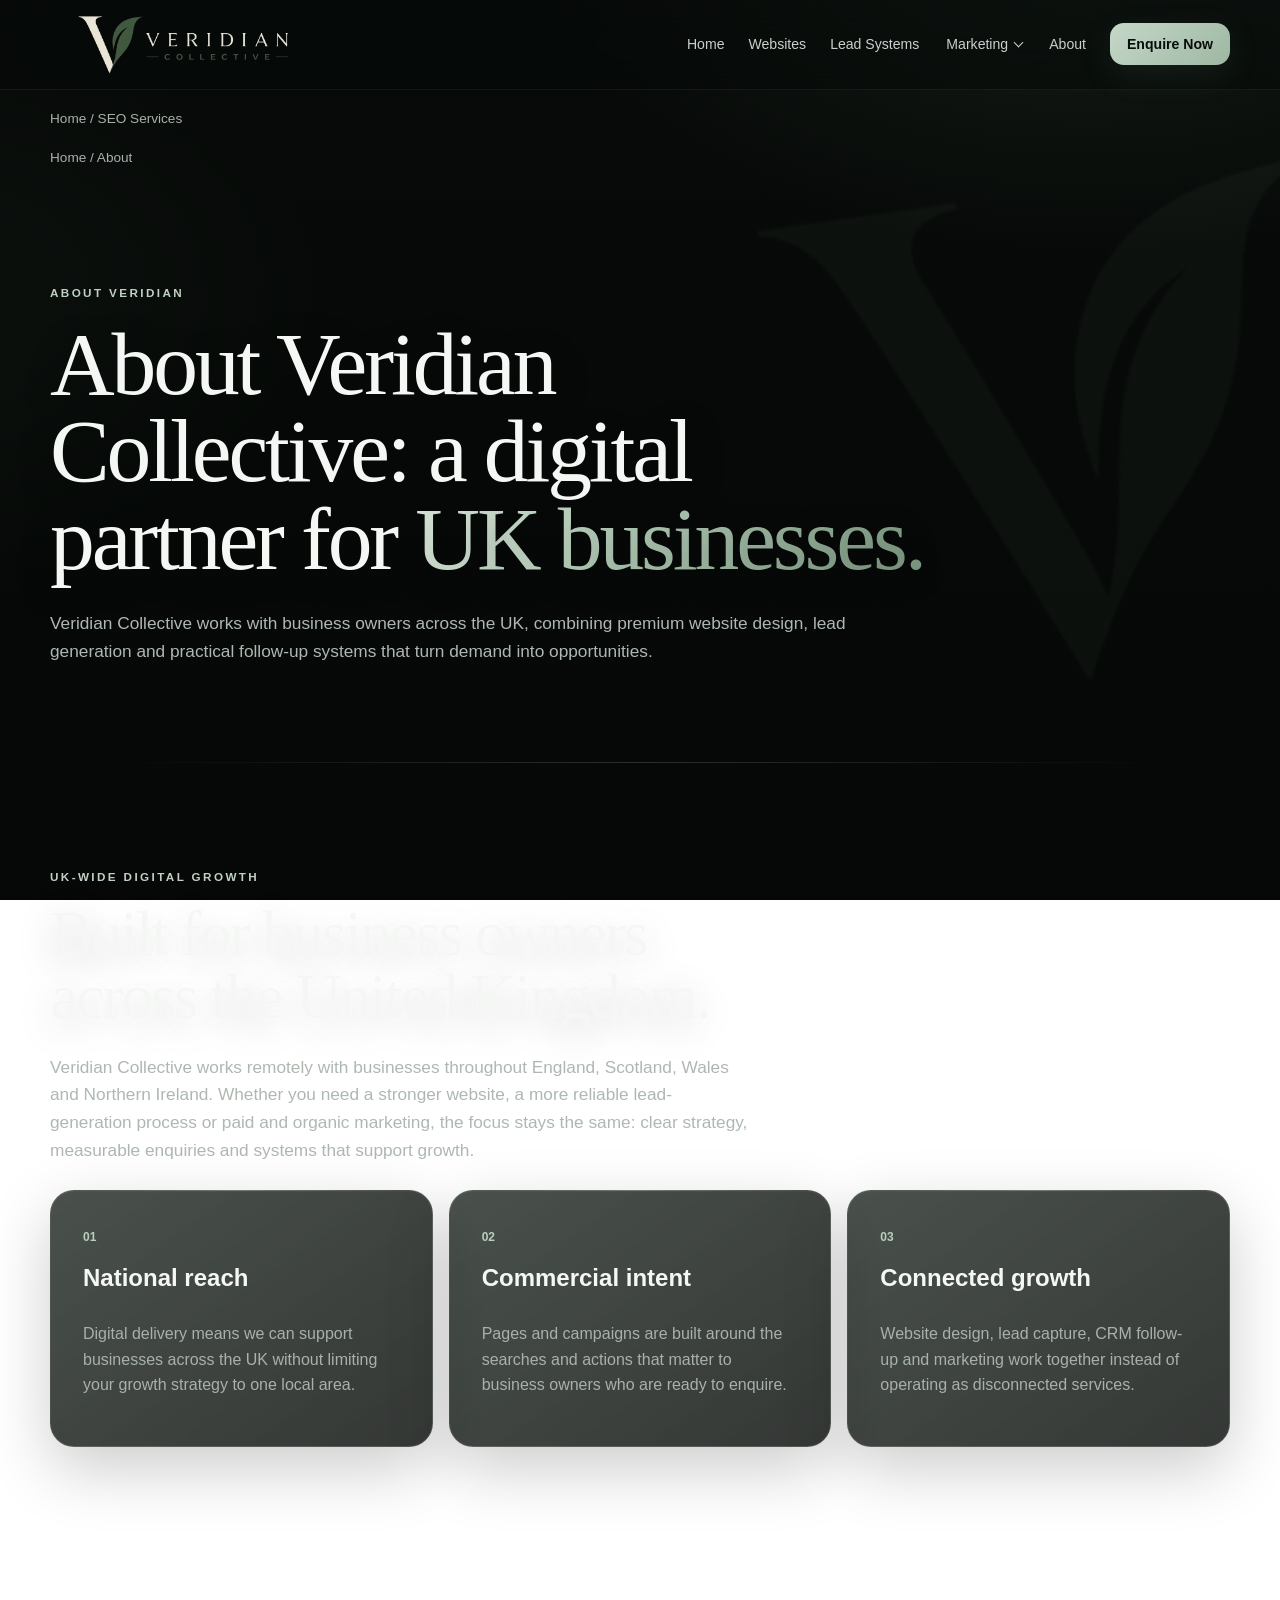
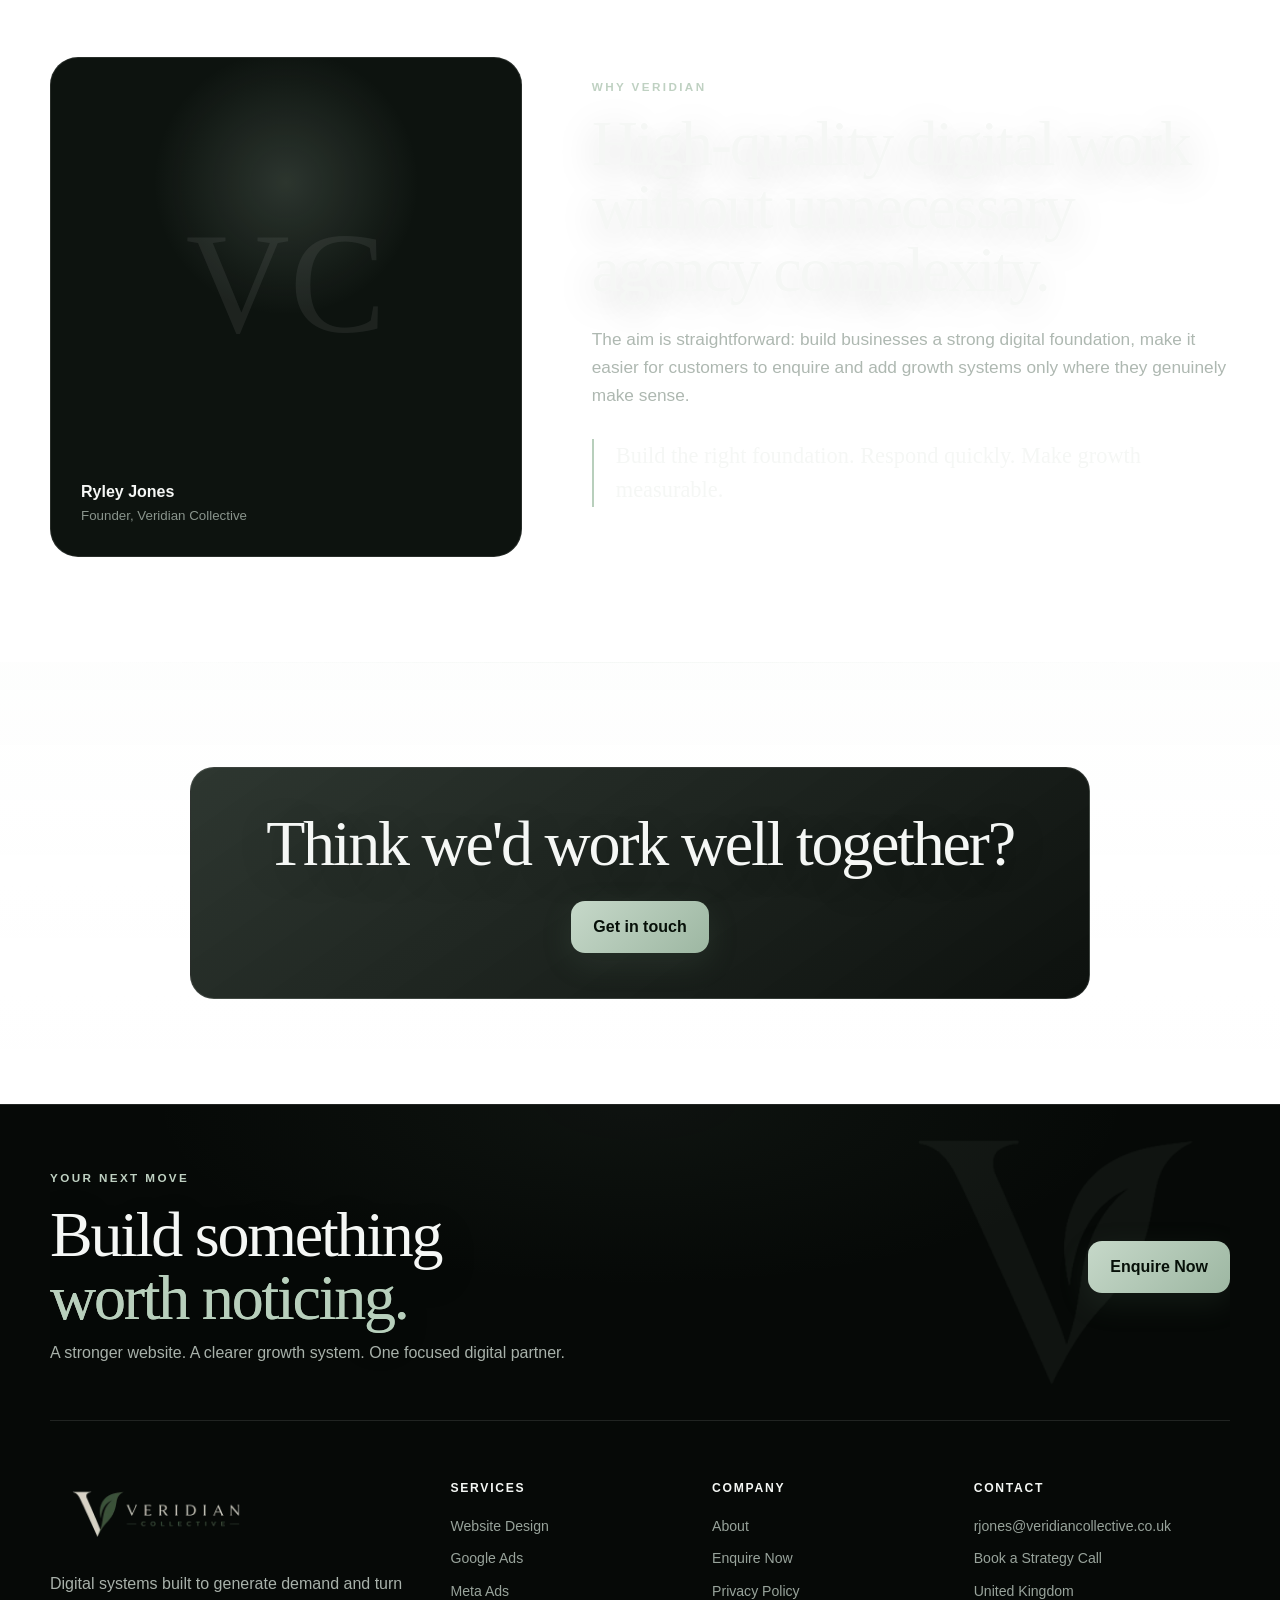
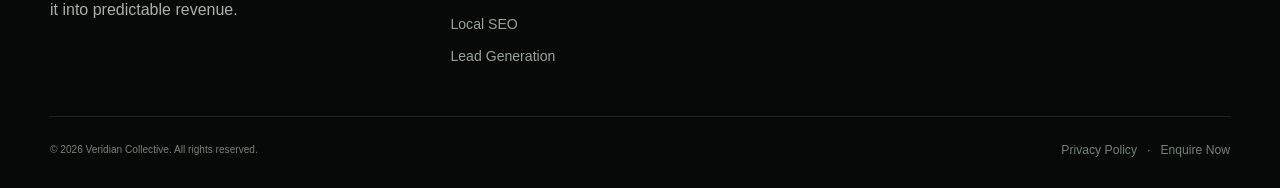
<file: about/index.html>
<!doctype html>
<html lang="en-GB"><head><meta charset="utf-8"><meta name="viewport" content="width=device-width, initial-scale=1">
<title>About Veridian Collective | UK Digital Marketing Agency</title>
<meta name="description" content="Learn about Veridian Collective, a UK-wide digital marketing agency founded by Ryley Jones, combining website design, advertising, SEO and lead generation.">
<meta name="robots" content="index,follow"><link rel="canonical" href="https://www.veridiancollective.co.uk/about">
<meta property="og:type" content="website"><meta property="og:title" content="About Veridian Collective | UK Digital Marketing Agency"><meta property="og:description" content="Learn about Veridian Collective, a UK-wide digital marketing agency founded by Ryley Jones, combining website design, advertising, SEO and lead generation."><meta property="og:url" content="https://www.veridiancollective.co.uk/about">
<link rel="icon" href="/assets/favicon.png" type="image/png">
<link rel="stylesheet" href="/assets/veridian-shared.css"><style>
/* Service pages inherit the exact homepage design system. */
/* Standalone pages do not run the homepage's scroll-reveal controller. */
.app-page.active section,.app-page.active .card,.app-page.active .service-card,.app-page.active .price-card,.app-page.active .trust,.app-page.active .cta{opacity:1!important;transform:none!important;visibility:visible!important}

.app-page{display:block!important;min-height:60vh}
.page-hero{padding:115px 0 80px}
.page-hero h1{max-width:950px}
.page-hero .lead{max-width:850px}
.section .cards{margin-top:26px}
.section .card h3{margin-top:10px}
.section .cta{padding:45px;border:1px solid var(--line);border-radius:24px;background:linear-gradient(145deg,rgba(23,33,26,.9),rgba(8,12,9,.98))}
@media(max-width:850px){.page-hero{padding:75px 0 60px}}
</style><script type="application/ld+json">{"@context":"https://schema.org","@type":"AboutPage","name":"About Veridian Collective","url":"https://www.veridiancollective.co.uk/about","description":"Learn about Veridian Collective, a UK-wide digital marketing agency founded by Ryley Jones, combining website design, advertising, SEO and lead generation.","mainEntity":{"@type":"Organization","name":"Veridian Collective","url":"https://www.veridiancollective.co.uk/","founder":{"@type":"Person","name":"Ryley Jones"},"areaServed":{"@type":"Country","name":"United Kingdom"}}}</script><link rel="stylesheet" href="/assets/marketing-navigation.css"><meta name="twitter:card" content="summary_large_image"><meta name="twitter:title" content="About Veridian Collective | UK Digital Marketing Agency"><meta name="twitter:description" content="Learn about Veridian Collective, a UK-wide digital marketing agency founded by Ryley Jones, combining website design, advertising, SEO and lead generation."></head><body><a class="skip-link" href="#main-content">Skip to main content</a><header class="site-header"><div class="container nav">
<a class="brand real-brand" href="/" aria-label="Veridian Collective home"><img loading="eager" decoding="async" fetchpriority="high" src="/assets/veridian-logo-header.webp" alt="Veridian Collective"></a>
<button class="menu" aria-label="Open navigation" aria-expanded="false" aria-controls="primary-navigation">☰</button>
<nav id="primary-navigation"><a href="/">Home</a><a href="/website-design">Websites</a><a href="/lead-generation">Lead Systems</a><div class="marketing-dropdown"><button class="marketing-toggle" type="button" aria-expanded="false" aria-controls="marketing-submenu">Marketing</button><div class="marketing-submenu" id="marketing-submenu"><a href="/seo-services">SEO Services</a><a href="/google-ads-management">Google Ads</a><a href="/meta-ads-management">Meta Ads</a></div></div><a href="/about">About</a><a href="/contact" class="button small">Enquire Now</a></nav>
</div></header><nav class="container" aria-label="Breadcrumb" style="padding-top:18px;font-size:.85rem;color:#a8b1aa"><a href="/#home">Home</a> / <span>SEO Services</span></nav><nav class="container" aria-label="Breadcrumb" style="padding-top:18px;font-size:.85rem;color:#a8b1aa"><a href="/">Home</a> / <span>About</span></nav><main id="main-content"><div class="app-page active"><section class="page-hero"><div class="container"><p class="eyebrow">About Veridian</p><h1>About Veridian Collective: a digital partner for <span>UK businesses.</span></h1><p class="lead">Veridian Collective works with business owners across the UK, combining premium website design, lead generation and practical follow-up systems that turn demand into opportunities.</p></div></section>
<section class="section"><div class="container"><p class="eyebrow">UK-wide digital growth</p><h2>Built for business owners across the United Kingdom.</h2><p class="lead">Veridian Collective works remotely with businesses throughout England, Scotland, Wales and Northern Ireland. Whether you need a stronger website, a more reliable lead-generation process or paid and organic marketing, the focus stays the same: clear strategy, measurable enquiries and systems that support growth.</p><div class="cards"><article class="card"><b>01</b><h3>National reach</h3><p>Digital delivery means we can support businesses across the UK without limiting your growth strategy to one local area.</p></article><article class="card"><b>02</b><h3>Commercial intent</h3><p>Pages and campaigns are built around the searches and actions that matter to business owners who are ready to enquire.</p></article><article class="card"><b>03</b><h3>Connected growth</h3><p>Website design, lead capture, CRM follow-up and marketing work together instead of operating as disconnected services.</p></article></div></div></section><section class="section"><div class="container about-grid"><div class="founder"><span>VC</span><div><strong>Ryley Jones</strong><small>Founder, Veridian Collective</small></div></div><div><p class="eyebrow">Why Veridian</p><h2>High-quality digital work without unnecessary agency complexity.</h2><p class="lead">The aim is straightforward: build businesses a strong digital foundation, make it easier for customers to enquire and add growth systems only where they genuinely make sense.</p><blockquote>Build the right foundation. Respond quickly. Make growth measurable.</blockquote></div></div></section>
<section class="section muted"><div class="container cta"><h2>Think we'd work well together?</h2><a class="button" href="/#contact">Get in touch</a></div></section></div>
</main><footer class="site-footer">
  <div class="container">
    <div class="footer-cta">
      <div><p class="eyebrow">YOUR NEXT MOVE</p><h2>Build something <span>worth noticing.</span></h2><p class="footer-premium-copy">A stronger website. A clearer growth system. One focused digital partner.</p></div>
      <a class="button" href="/contact">Enquire Now</a>
    </div>
    <div class="footer-grid">
      <div class="footer-about"><div class="brand real-brand footer-brand"><img loading="lazy" decoding="async" src="/assets/veridian-logo-header.webp" alt="Veridian Collective"></div><p>Digital systems built to generate demand and turn it into predictable revenue.</p></div>
      <div class="footer-col"><strong>Services</strong><a href="/website-design">Website Design</a><a href="/google-ads-management">Google Ads</a><a href="/meta-ads-management">Meta Ads</a><a href="/seo-services">Local SEO</a><a href="/lead-generation">Lead Generation</a></div>
      <div class="footer-col"><strong>Company</strong><a href="/about">About</a><a href="/contact">Enquire Now</a><a href="/#privacy">Privacy Policy</a></div>
      <div class="footer-col"><strong>Contact</strong><a href="mailto:rjones@veridiancollective.co.uk?subject=Veridian%20Collective%20Enquiry" title="Email Veridian Collective">rjones@veridiancollective.co.uk</a><a href="/contact" title="Book a Strategy Call" onclick="setTimeout(()=>{const f=document.querySelector('.gcal-wrap iframe, iframe[src*=\"booking\"]'); if(f) f.scrollIntoView({behavior:'smooth',block:'center'});},350)">Book a Strategy Call</a><span>United Kingdom</span></div>
    </div>
    <div class="footer-bottom"><small>© 2026 Veridian Collective. All rights reserved.</small><div><a href="/#privacy">Privacy Policy</a><span>·</span><a href="/contact">Enquire Now</a></div></div>
  </div>
</footer><script>const b=document.querySelector('.menu'),n=document.querySelector('.nav nav');b?.addEventListener('click',()=>{const open=n.classList.toggle('open');b.setAttribute('aria-expanded',String(open));});</script><script>
(function(){const d=document.querySelector('.marketing-dropdown'),b=d?.querySelector('.marketing-toggle');if(!d||!b)return;b.addEventListener('click',function(){const opened=d.classList.toggle('is-open');b.setAttribute('aria-expanded',String(opened));});document.addEventListener('click',function(e){if(!d.contains(e.target)){d.classList.remove('is-open');b.setAttribute('aria-expanded','false');}});document.addEventListener('keydown',function(e){if(e.key==='Escape'){d.classList.remove('is-open');b.setAttribute('aria-expanded','false');}});})();
</script></body></html>
</file>
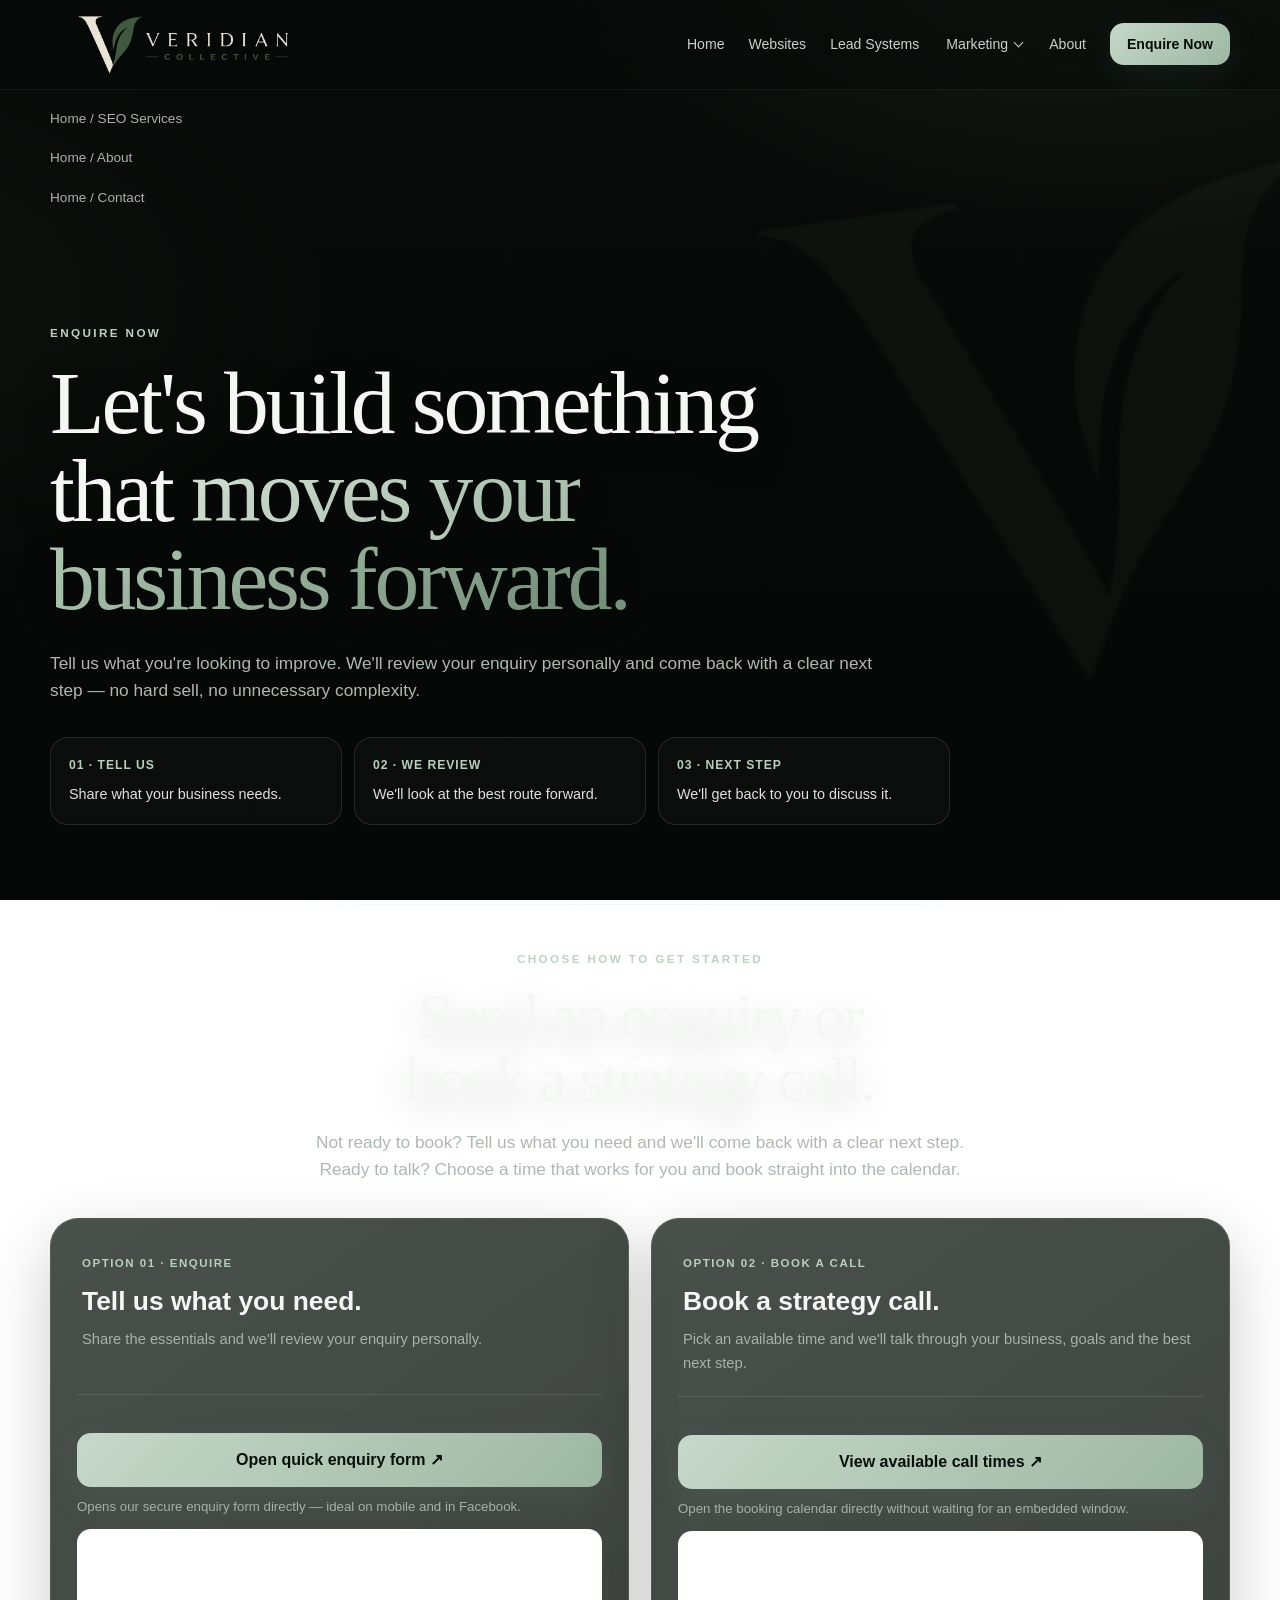
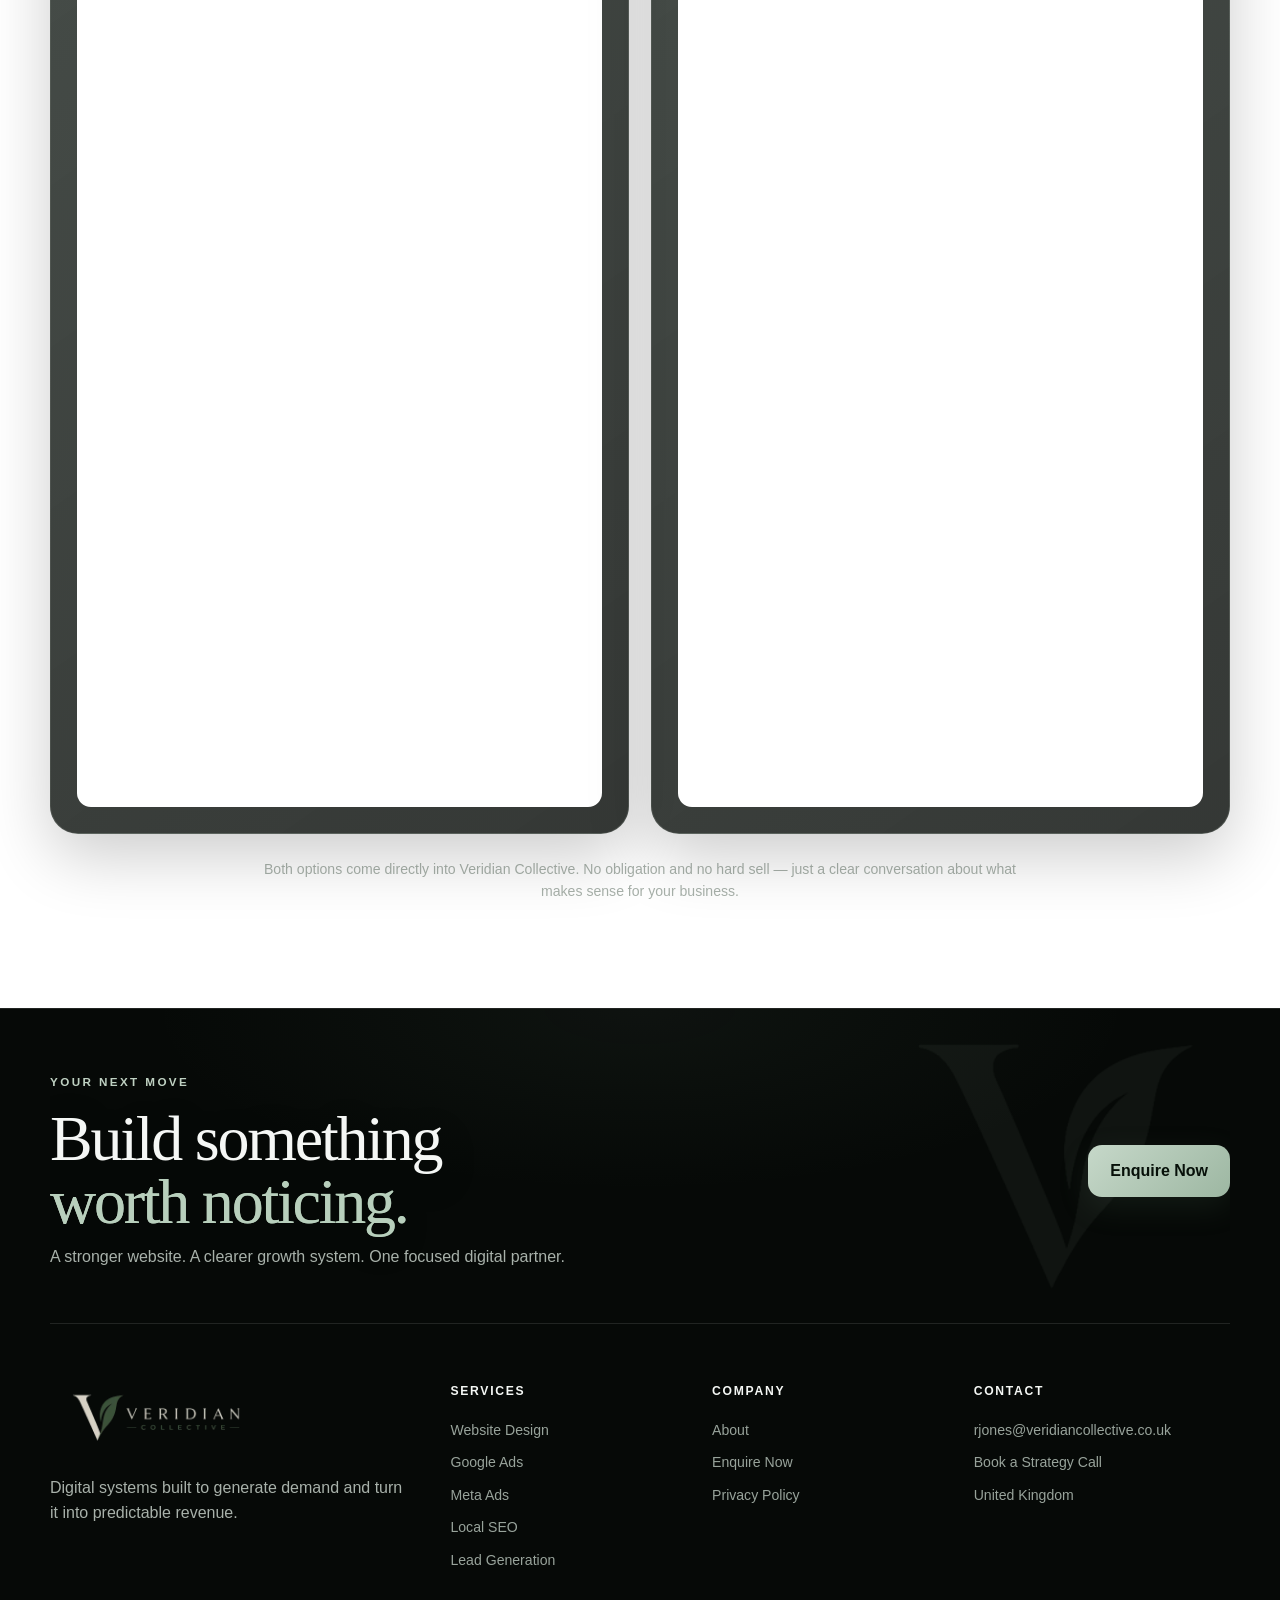
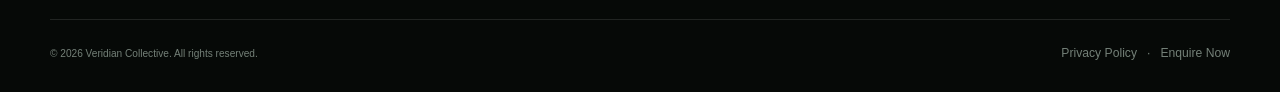
<file: contact/index.html>
<!doctype html>
<html lang="en-GB"><head><meta charset="utf-8"><meta name="viewport" content="width=device-width, initial-scale=1">
<title>Contact Veridian Collective | Enquire or Book a Strategy Call</title>
<meta name="description" content="Contact Veridian Collective about website design, SEO, Google Ads, Meta Ads and lead generation. Send an enquiry or book a strategy call with our UK digital agency.">
<meta name="robots" content="index,follow"><link rel="canonical" href="https://www.veridiancollective.co.uk/contact">
<meta property="og:type" content="website"><meta property="og:title" content="Contact Veridian Collective | Enquire or Book a Strategy Call"><meta property="og:description" content="Contact Veridian Collective about website design, SEO, Google Ads, Meta Ads and lead generation. Send an enquiry or book a strategy call with our UK digital agency."><meta property="og:url" content="https://www.veridiancollective.co.uk/contact">
<link rel="icon" href="/assets/favicon.png" type="image/png">
<link rel="stylesheet" href="/assets/veridian-shared.css"><style>
/* Service pages inherit the exact homepage design system. */
/* Standalone pages do not run the homepage's scroll-reveal controller. */
.app-page.active section,.app-page.active .card,.app-page.active .service-card,.app-page.active .price-card,.app-page.active .trust,.app-page.active .cta{opacity:1!important;transform:none!important;visibility:visible!important}

.app-page{display:block!important;min-height:60vh}
.page-hero{padding:115px 0 80px}
.page-hero h1{max-width:950px}
.page-hero .lead{max-width:850px}
.section .cards{margin-top:26px}
.section .card h3{margin-top:10px}
.section .cta{padding:45px;border:1px solid var(--line);border-radius:24px;background:linear-gradient(145deg,rgba(23,33,26,.9),rgba(8,12,9,.98))}
@media(max-width:850px){.page-hero{padding:75px 0 60px}}
.enquire-options iframe{display:block;width:100%;min-height:650px;border:0}.enquire-form-card iframe{min-height:876px}.booking-wrap iframe{min-height:700px}.contact-embed-wrap{min-height:650px}@media(max-width:760px){.enquire-options{display:grid;grid-template-columns:minmax(0,1fr)}.enquire-options iframe{min-height:700px}.enquire-form-card iframe{min-height:876px}}
</style><script type="application/ld+json">{"@context":"https://schema.org","@type":"ContactPage","name":"Contact Veridian Collective","url":"https://www.veridiancollective.co.uk/contact","description":"Contact Veridian Collective about website design, SEO, Google Ads, Meta Ads and lead generation. Send an enquiry or book a strategy call with our UK digital agency.","mainEntity":{"@type":"Organization","name":"Veridian Collective","url":"https://www.veridiancollective.co.uk/","email":"rjones@veridiancollective.co.uk","areaServed":{"@type":"Country","name":"United Kingdom"}}}</script><link rel="stylesheet" href="/assets/marketing-navigation.css"><meta name="twitter:card" content="summary_large_image"><meta name="twitter:title" content="Contact Veridian Collective | Enquire or Book a Strategy Call"><meta name="twitter:description" content="Contact Veridian Collective about website design, SEO, Google Ads, Meta Ads and lead generation. Send an enquiry or book a strategy call with our UK digital agency."></head><body><a class="skip-link" href="#main-content">Skip to main content</a><header class="site-header"><div class="container nav">
<a class="brand real-brand" href="/" aria-label="Veridian Collective home"><img loading="eager" decoding="async" fetchpriority="high" src="/assets/veridian-logo-header.webp" alt="Veridian Collective"></a>
<button class="menu" aria-label="Open navigation" aria-expanded="false" aria-controls="primary-navigation">☰</button>
<nav id="primary-navigation"><a href="/">Home</a><a href="/website-design">Websites</a><a href="/lead-generation">Lead Systems</a><div class="marketing-dropdown"><button class="marketing-toggle" type="button" aria-expanded="false" aria-controls="marketing-submenu">Marketing</button><div class="marketing-submenu" id="marketing-submenu"><a href="/seo-services">SEO Services</a><a href="/google-ads-management">Google Ads</a><a href="/meta-ads-management">Meta Ads</a></div></div><a href="/about">About</a><a href="/contact" class="button small">Enquire Now</a></nav>
</div></header><nav class="container" aria-label="Breadcrumb" style="padding-top:18px;font-size:.85rem;color:#a8b1aa"><a href="/#home">Home</a> / <span>SEO Services</span></nav><nav class="container" aria-label="Breadcrumb" style="padding-top:18px;font-size:.85rem;color:#a8b1aa"><a href="/">Home</a> / <span>About</span></nav><nav class="container" aria-label="Breadcrumb" style="padding-top:18px;font-size:.85rem;color:#a8b1aa"><a href="/">Home</a> / <span>Contact</span></nav><main id="main-content"><div class="app-page active"><section class="page-hero enquire-hero"><div class="container"><p class="eyebrow">Enquire now</p><h1>Let's build something that <span>moves your business forward.</span></h1><p class="lead enquire-intro">Tell us what you're looking to improve. We'll review your enquiry personally and come back with a clear next step — no hard sell, no unnecessary complexity.</p><div class="enquire-points"><article><strong>01 · Tell us</strong><span>Share what your business needs.</span></article><article><strong>02 · We review</strong><span>We'll look at the best route forward.</span></article><article><strong>03 · Next step</strong><span>We'll get back to you to discuss it.</span></article></div></div></section>
<section class="section enquire-section"><div class="container">
<div class="enquire-choice-intro"><p class="eyebrow">Choose how to get started</p><h2>Send an enquiry or book a strategy call.</h2><p class="lead">Not ready to book? Tell us what you need and we'll come back with a clear next step. Ready to talk? Choose a time that works for you and book straight into the calendar.</p></div>
<div id="enquiry-forms" class="enquire-options">
  <div class="enquire-option-card enquire-form-card">
    <div class="enquire-option-head"><span class="option-label">Option 01 · Enquire</span><h3>Tell us what you need.</h3><p>Share the essentials and we'll review your enquiry personally.</p></div>
    <div class="contact-fast-action"><a class="button contact-direct-button" href="https://api.leadconnectorhq.com/widget/form/0SPXAHsjAzrMfaYhZDMP" target="_blank" rel="noopener noreferrer">Open quick enquiry form ↗</a><p>Opens our secure enquiry form directly — ideal on mobile and in Facebook.</p></div>
    <div class="ghl-calendar-wrap contact-embed-wrap">
      <iframe src="https://api.leadconnectorhq.com/widget/form/0SPXAHsjAzrMfaYhZDMP" style="width:100%;height:100%;border:none;border-radius:8px" id="inline-0SPXAHsjAzrMfaYhZDMP" data-layout="{'id':'INLINE'}" data-trigger-type="alwaysShow" data-trigger-value="" data-activation-type="alwaysActivated" data-activation-value="" data-deactivation-type="neverDeactivate" data-deactivation-value="" data-form-name="Veridian Website Enquiry Form" data-height="876" data-layout-iframe-id="inline-0SPXAHsjAzrMfaYhZDMP" data-form-id="0SPXAHsjAzrMfaYhZDMP" data-cookie-consent="true" data-cookie-consent-provider="auto" title="Veridian Website Enquiry Form" loading="eager"></iframe>
    </div>
  </div>
  <div class="enquire-option-card">
    <div class="enquire-option-head"><span class="option-label">Option 02 · Book a call</span><h3>Book a strategy call.</h3><p>Pick an available time and we'll talk through your business, goals and the best next step.</p></div>
    <div class="contact-fast-action"><a class="button contact-direct-button" href="https://api.leadconnectorhq.com/widget/booking/IX0Kh1qhS4CnbDvv6lll" target="_blank" rel="noopener noreferrer">View available call times ↗</a><p>Open the booking calendar directly without waiting for an embedded window.</p></div>
    <div class="booking-wrap contact-embed-wrap">
      <iframe src="https://api.leadconnectorhq.com/widget/booking/IX0Kh1qhS4CnbDvv6lll" allow="payment" scrolling="no" id="IX0Kh1qhS4CnbDvv6lll_1791210072466" title="Book a Veridian Collective strategy call" loading="eager"></iframe>
    </div>
  </div>
</div>
<p class="enquire-bottom-note">Both options come directly into Veridian Collective. No obligation and no hard sell — just a clear conversation about what makes sense for your business.</p>
<script src="https://link.msgsndr.com/js/form_embed.js" defer type="text/javascript"></script>
</div></section></div>
</main><footer class="site-footer">
  <div class="container">
    <div class="footer-cta">
      <div><p class="eyebrow">YOUR NEXT MOVE</p><h2>Build something <span>worth noticing.</span></h2><p class="footer-premium-copy">A stronger website. A clearer growth system. One focused digital partner.</p></div>
      <a class="button" href="/contact">Enquire Now</a>
    </div>
    <div class="footer-grid">
      <div class="footer-about"><div class="brand real-brand footer-brand"><img loading="lazy" decoding="async" src="/assets/veridian-logo-header.webp" alt="Veridian Collective"></div><p>Digital systems built to generate demand and turn it into predictable revenue.</p></div>
      <div class="footer-col"><strong>Services</strong><a href="/website-design">Website Design</a><a href="/google-ads-management">Google Ads</a><a href="/meta-ads-management">Meta Ads</a><a href="/seo-services">Local SEO</a><a href="/lead-generation">Lead Generation</a></div>
      <div class="footer-col"><strong>Company</strong><a href="/about">About</a><a href="/contact">Enquire Now</a><a href="/#privacy">Privacy Policy</a></div>
      <div class="footer-col"><strong>Contact</strong><a href="mailto:rjones@veridiancollective.co.uk?subject=Veridian%20Collective%20Enquiry" title="Email Veridian Collective">rjones@veridiancollective.co.uk</a><a href="/contact" title="Book a Strategy Call" onclick="setTimeout(()=>{const f=document.querySelector('.gcal-wrap iframe, iframe[src*=\"booking\"]'); if(f) f.scrollIntoView({behavior:'smooth',block:'center'});},350)">Book a Strategy Call</a><span>United Kingdom</span></div>
    </div>
    <div class="footer-bottom"><small>© 2026 Veridian Collective. All rights reserved.</small><div><a href="/#privacy">Privacy Policy</a><span>·</span><a href="/contact">Enquire Now</a></div></div>
  </div>
</footer><script>const b=document.querySelector('.menu'),n=document.querySelector('.nav nav');b?.addEventListener('click',()=>{const open=n.classList.toggle('open');b.setAttribute('aria-expanded',String(open));});</script><script>
(function(){const d=document.querySelector('.marketing-dropdown'),b=d?.querySelector('.marketing-toggle');if(!d||!b)return;b.addEventListener('click',function(){const opened=d.classList.toggle('is-open');b.setAttribute('aria-expanded',String(opened));});document.addEventListener('click',function(e){if(!d.contains(e.target)){d.classList.remove('is-open');b.setAttribute('aria-expanded','false');}});document.addEventListener('keydown',function(e){if(e.key==='Escape'){d.classList.remove('is-open');b.setAttribute('aria-expanded','false');}});})();
</script></body></html>
</file>
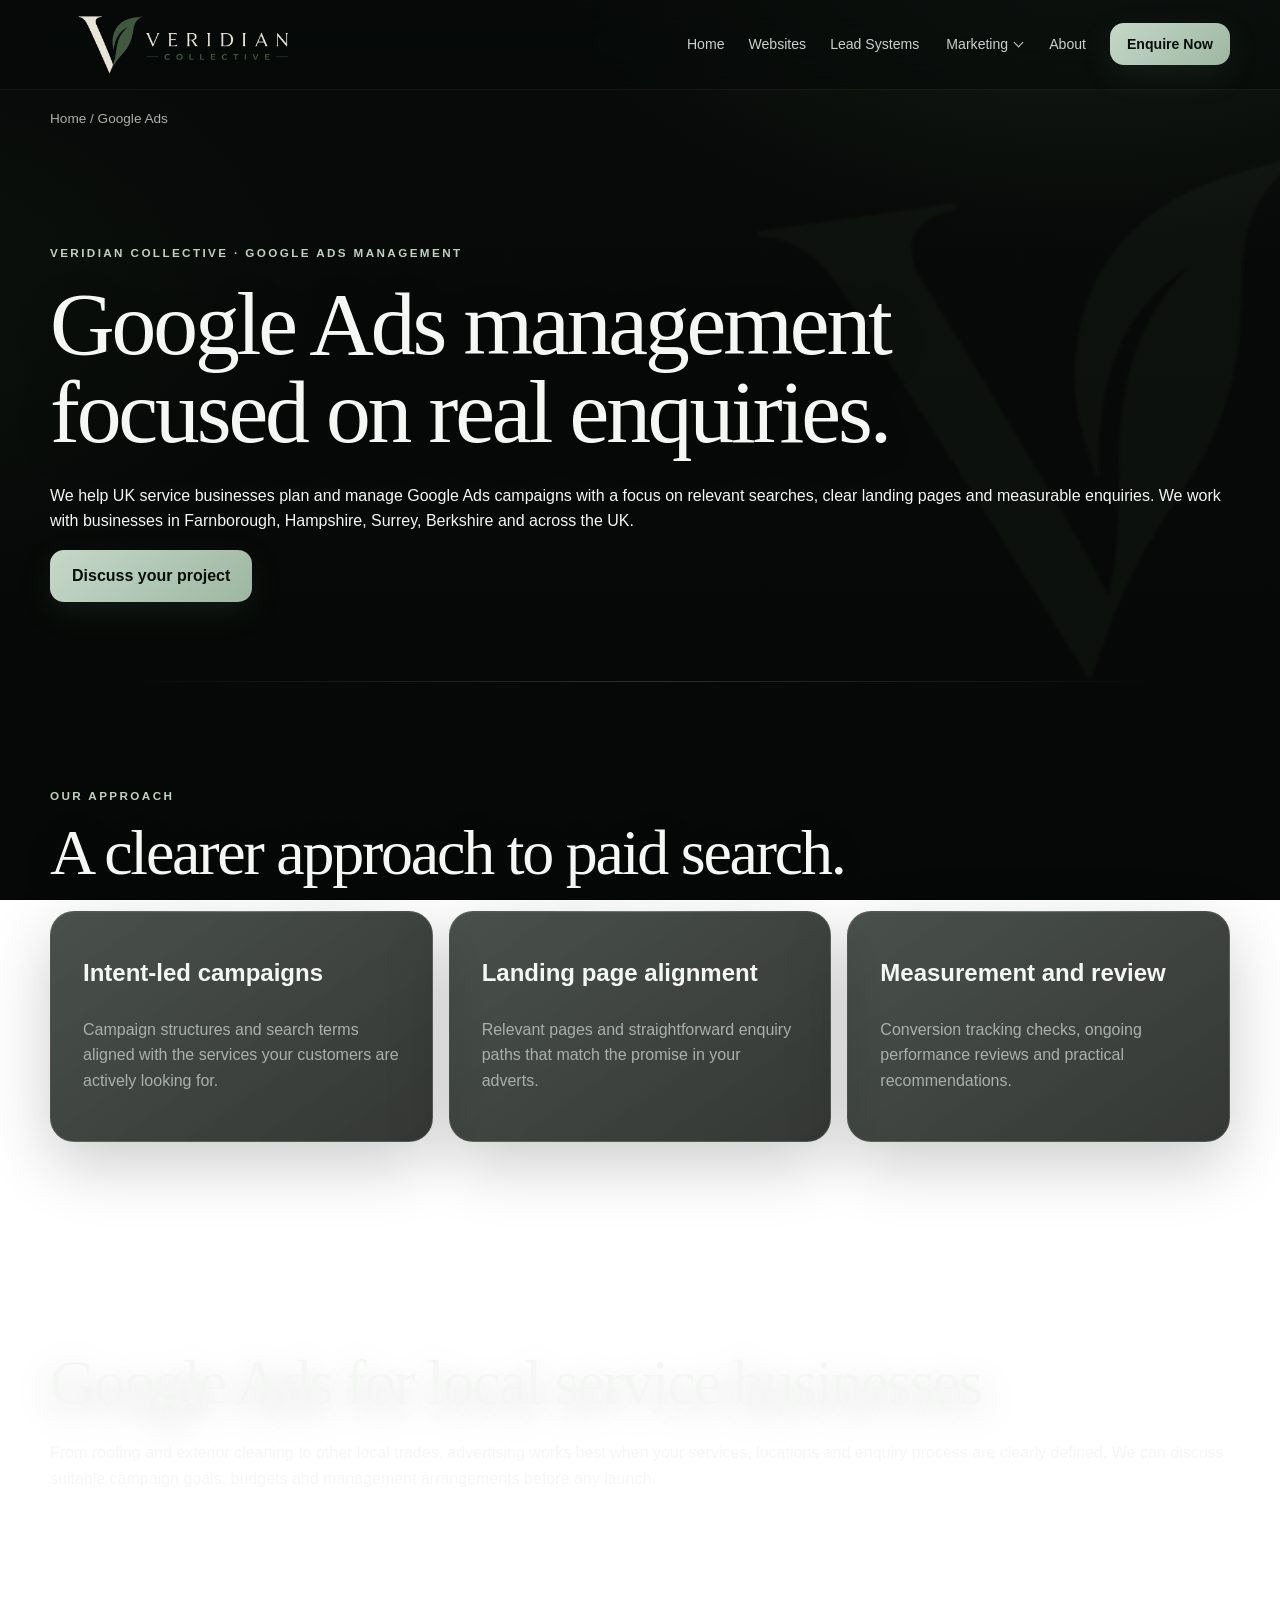
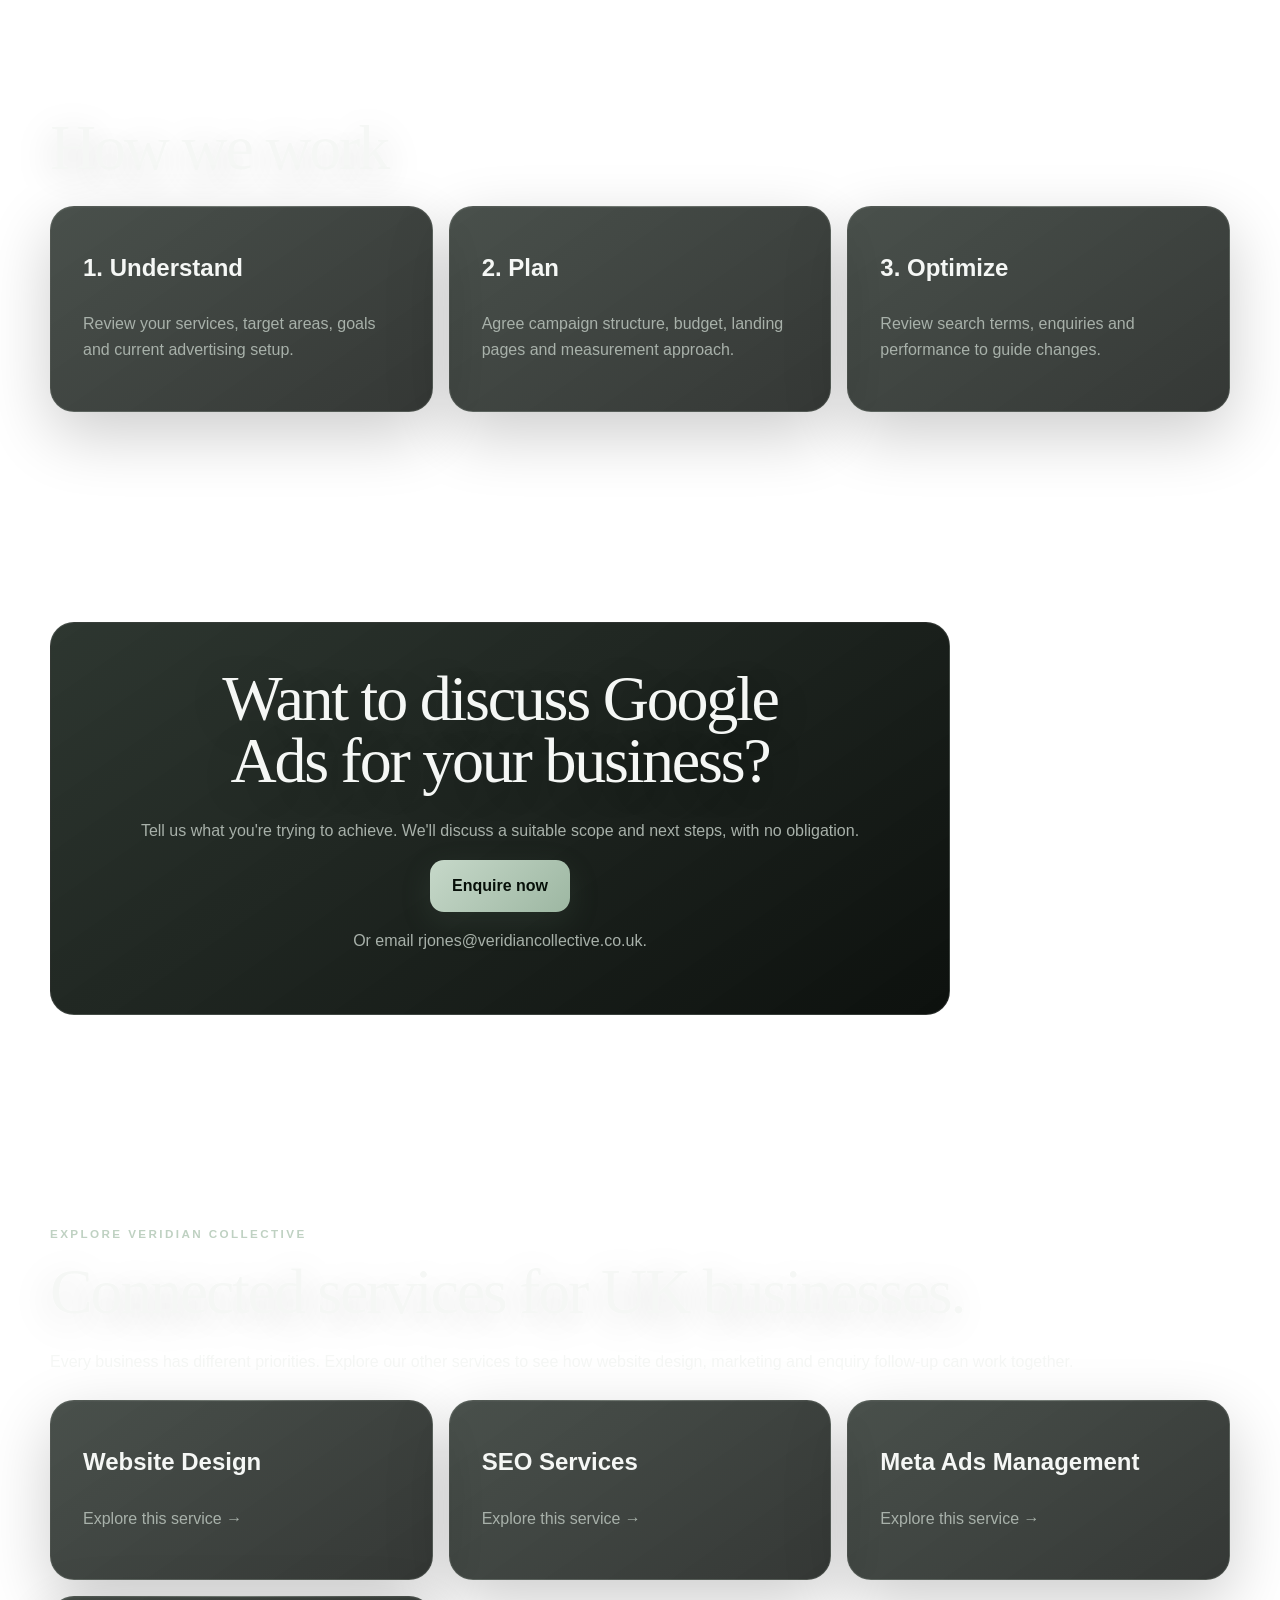
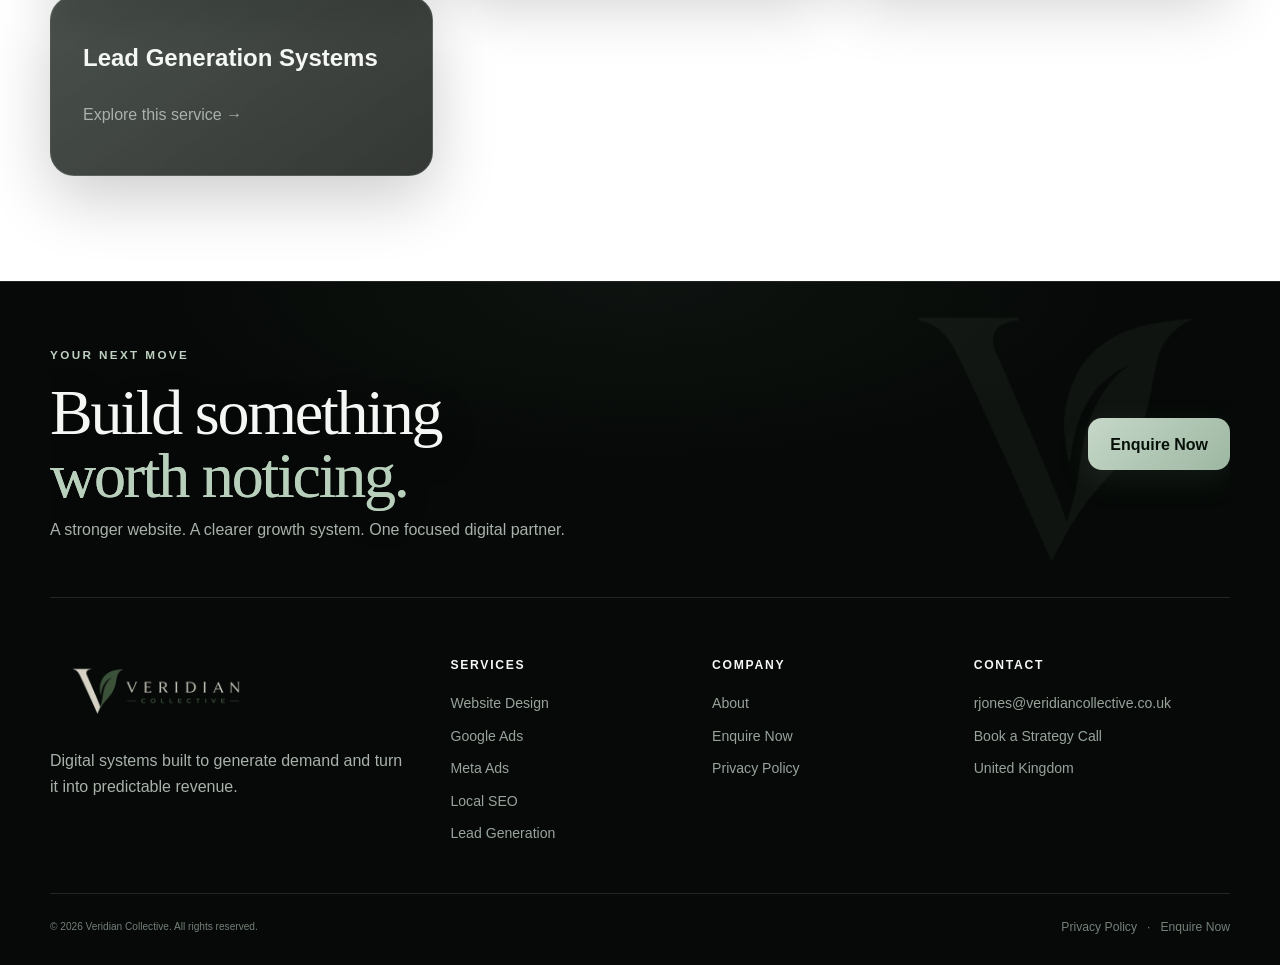
<file: google-ads-management/index.html>
<!doctype html>
<html lang="en-GB"><head><meta charset="utf-8"><meta name="viewport" content="width=device-width, initial-scale=1">
<title>Google Ads Management UK | Veridian Collective</title>
<meta name="description" content="Google Ads management for UK businesses. Plan targeted search campaigns, improve landing pages and track enquiries with Veridian Collective.">
<meta name="robots" content="index,follow"><link rel="canonical" href="https://www.veridiancollective.co.uk/google-ads-management">
<meta property="og:type" content="website"><meta property="og:title" content="Google Ads Management UK | Veridian Collective"><meta property="og:description" content="Google Ads management for UK businesses. Plan targeted search campaigns, improve landing pages and track enquiries with Veridian Collective."><meta property="og:url" content="https://www.veridiancollective.co.uk/google-ads-management">
<link rel="icon" href="/assets/favicon.png" type="image/png">
<link rel="stylesheet" href="/assets/veridian-shared.css"><style>
/* Service pages inherit the exact homepage design system. */
/* Standalone pages do not run the homepage's scroll-reveal controller. */
.app-page.active section,.app-page.active .card,.app-page.active .service-card,.app-page.active .price-card,.app-page.active .trust,.app-page.active .cta{opacity:1!important;transform:none!important;visibility:visible!important}

.app-page{display:block!important;min-height:60vh}
.page-hero{padding:115px 0 80px}
.page-hero h1{max-width:950px}
.page-hero .lead{max-width:850px}
.section .cards{margin-top:26px}
.section .card h3{margin-top:10px}
.section .cta{padding:45px;border:1px solid var(--line);border-radius:24px;background:linear-gradient(145deg,rgba(23,33,26,.9),rgba(8,12,9,.98))}
@media(max-width:850px){.page-hero{padding:75px 0 60px}}
</style><script type="application/ld+json">{"@context":"https://schema.org","@type":"Service","name":"Google Ads management","serviceType":"Google Ads management","provider":{"@type":"Organization","name":"Veridian Collective","url":"https://www.veridiancollective.co.uk/"},"areaServed":{"@type":"Country","name":"United Kingdom"},"url":"https://www.veridiancollective.co.uk/google-ads-management"}</script><link rel="stylesheet" href="/assets/marketing-navigation.css"><meta name="twitter:card" content="summary_large_image"><meta name="twitter:title" content="Google Ads Management UK | Veridian Collective"><meta name="twitter:description" content="Google Ads management for UK businesses. Plan targeted search campaigns, improve landing pages and track enquiries with Veridian Collective."></head><body><a class="skip-link" href="#main-content">Skip to main content</a><header class="site-header"><div class="container nav">
<a class="brand real-brand" href="/" aria-label="Veridian Collective home"><img loading="eager" decoding="async" fetchpriority="high" src="/assets/veridian-logo-header.webp" alt="Veridian Collective"></a>
<button class="menu" aria-label="Open navigation" aria-expanded="false" aria-controls="primary-navigation">☰</button>
<nav id="primary-navigation"><a href="/">Home</a><a href="/website-design">Websites</a><a href="/lead-generation">Lead Systems</a><div class="marketing-dropdown"><button class="marketing-toggle" type="button" aria-expanded="false" aria-controls="marketing-submenu">Marketing</button><div class="marketing-submenu" id="marketing-submenu"><a href="/seo-services">SEO Services</a><a href="/google-ads-management">Google Ads</a><a href="/meta-ads-management">Meta Ads</a></div></div><a href="/about">About</a><a href="/contact" class="button small">Enquire Now</a></nav>
</div></header><nav class="container" aria-label="Breadcrumb" style="padding-top:18px;font-size:.85rem;color:#a8b1aa"><a href="/#home">Home</a> / <span>Google Ads</span></nav><main id="main-content"><div class="app-page active"><section class="page-hero"><div class="container"><div class="eyebrow">Veridian Collective · Google Ads management</div><h1>Google Ads management focused on real enquiries.</h1><p>We help UK service businesses plan and manage Google Ads campaigns with a focus on relevant searches, clear landing pages and measurable enquiries. We work with businesses in Farnborough, Hampshire, Surrey, Berkshire and across the UK.</p><a class="button" href="/#contact">Discuss your project</a></div></section><section class="section"><div class="container"><div class="eyebrow">Our approach</div><h2>A clearer approach to paid search.</h2><div class="cards"><article class="card"><h3>Intent-led campaigns</h3><p>Campaign structures and search terms aligned with the services your customers are actively looking for.</p></article><article class="card"><h3>Landing page alignment</h3><p>Relevant pages and straightforward enquiry paths that match the promise in your adverts.</p></article><article class="card"><h3>Measurement and review</h3><p>Conversion tracking checks, ongoing performance reviews and practical recommendations.</p></article></div></div></section><section class="section"><div class="container"><h2>Google Ads for local service businesses</h2><p>From roofing and exterior cleaning to other local trades, advertising works best when your services, locations and enquiry process are clearly defined. We can discuss suitable campaign goals, budgets and management arrangements before any launch.</p></div></section><section class="section"><div class="container"><h2>How we work</h2><div class="cards"><article class="card"><h3>1. Understand</h3><p>Review your services, target areas, goals and current advertising setup.</p></article><article class="card"><h3>2. Plan</h3><p>Agree campaign structure, budget, landing pages and measurement approach.</p></article><article class="card"><h3>3. Optimize</h3><p>Review search terms, enquiries and performance to guide changes.</p></article></div></div></section><section class="section"><div class="container"><div class="cta"><h2>Want to discuss Google Ads for your business?</h2><p>Tell us what you're trying to achieve. We'll discuss a suitable scope and next steps, with no obligation.</p><a class="button" href="/#contact">Enquire now</a><p>Or email <a href="mailto:rjones@veridiancollective.co.uk">rjones@veridiancollective.co.uk</a>.</p></div></div></section><section class="section"><div class="container"><p class="eyebrow">Explore Veridian Collective</p><h2>Connected services for UK businesses.</h2><p>Every business has different priorities. Explore our other services to see how website design, marketing and enquiry follow-up can work together.</p><div class="cards"><article class="card"><h3><a href="/website-design">Website Design</a></h3><p><a href="/website-design" aria-label="Explore Website Design">Explore this service →</a></p></article><article class="card"><h3><a href="/seo-services">SEO Services</a></h3><p><a href="/seo-services" aria-label="Explore SEO Services">Explore this service →</a></p></article><article class="card"><h3><a href="/meta-ads-management">Meta Ads Management</a></h3><p><a href="/meta-ads-management" aria-label="Explore Meta Ads Management">Explore this service →</a></p></article><article class="card"><h3><a href="/lead-generation">Lead Generation Systems</a></h3><p><a href="/lead-generation" aria-label="Explore Lead Generation Systems">Explore this service →</a></p></article></div></div></section></div></main><footer class="site-footer">
  <div class="container">
    <div class="footer-cta">
      <div><p class="eyebrow">YOUR NEXT MOVE</p><h2>Build something <span>worth noticing.</span></h2><p class="footer-premium-copy">A stronger website. A clearer growth system. One focused digital partner.</p></div>
      <a class="button" href="/contact">Enquire Now</a>
    </div>
    <div class="footer-grid">
      <div class="footer-about"><div class="brand real-brand footer-brand"><img loading="lazy" decoding="async" src="/assets/veridian-logo-header.webp" alt="Veridian Collective"></div><p>Digital systems built to generate demand and turn it into predictable revenue.</p></div>
      <div class="footer-col"><strong>Services</strong><a href="/website-design">Website Design</a><a href="/google-ads-management">Google Ads</a><a href="/meta-ads-management">Meta Ads</a><a href="/seo-services">Local SEO</a><a href="/lead-generation">Lead Generation</a></div>
      <div class="footer-col"><strong>Company</strong><a href="/about">About</a><a href="/contact">Enquire Now</a><a href="/#privacy">Privacy Policy</a></div>
      <div class="footer-col"><strong>Contact</strong><a href="mailto:rjones@veridiancollective.co.uk?subject=Veridian%20Collective%20Enquiry" title="Email Veridian Collective">rjones@veridiancollective.co.uk</a><a href="/contact" title="Book a Strategy Call" onclick="setTimeout(()=>{const f=document.querySelector('.gcal-wrap iframe, iframe[src*=\"booking\"]'); if(f) f.scrollIntoView({behavior:'smooth',block:'center'});},350)">Book a Strategy Call</a><span>United Kingdom</span></div>
    </div>
    <div class="footer-bottom"><small>© 2026 Veridian Collective. All rights reserved.</small><div><a href="/#privacy">Privacy Policy</a><span>·</span><a href="/contact">Enquire Now</a></div></div>
  </div>
</footer><script>const b=document.querySelector('.menu'),n=document.querySelector('.nav nav');b?.addEventListener('click',()=>{const open=n.classList.toggle('open');b.setAttribute('aria-expanded',String(open));});</script><script>
(function(){const d=document.querySelector('.marketing-dropdown'),b=d?.querySelector('.marketing-toggle');if(!d||!b)return;b.addEventListener('click',function(){const opened=d.classList.toggle('is-open');b.setAttribute('aria-expanded',String(opened));});document.addEventListener('click',function(e){if(!d.contains(e.target)){d.classList.remove('is-open');b.setAttribute('aria-expanded','false');}});document.addEventListener('keydown',function(e){if(e.key==='Escape'){d.classList.remove('is-open');b.setAttribute('aria-expanded','false');}});})();
</script></body></html>
</file>
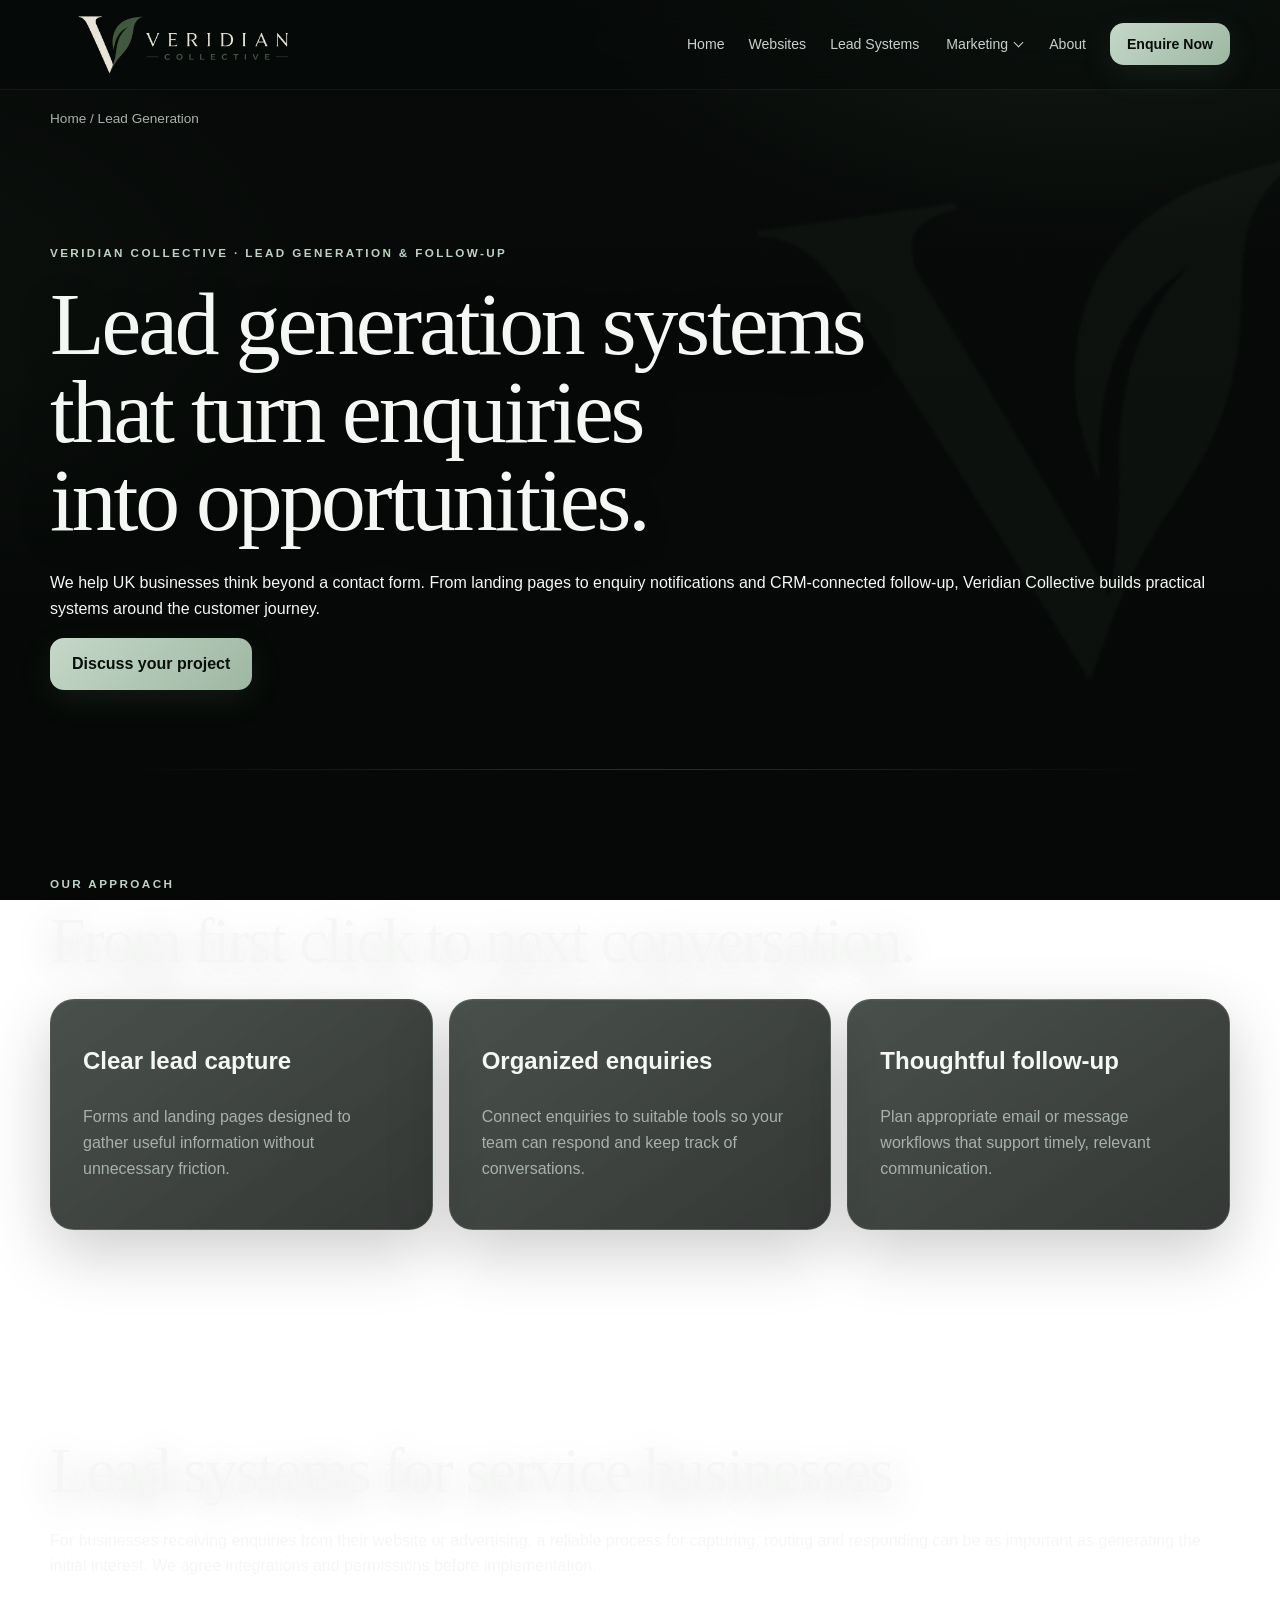
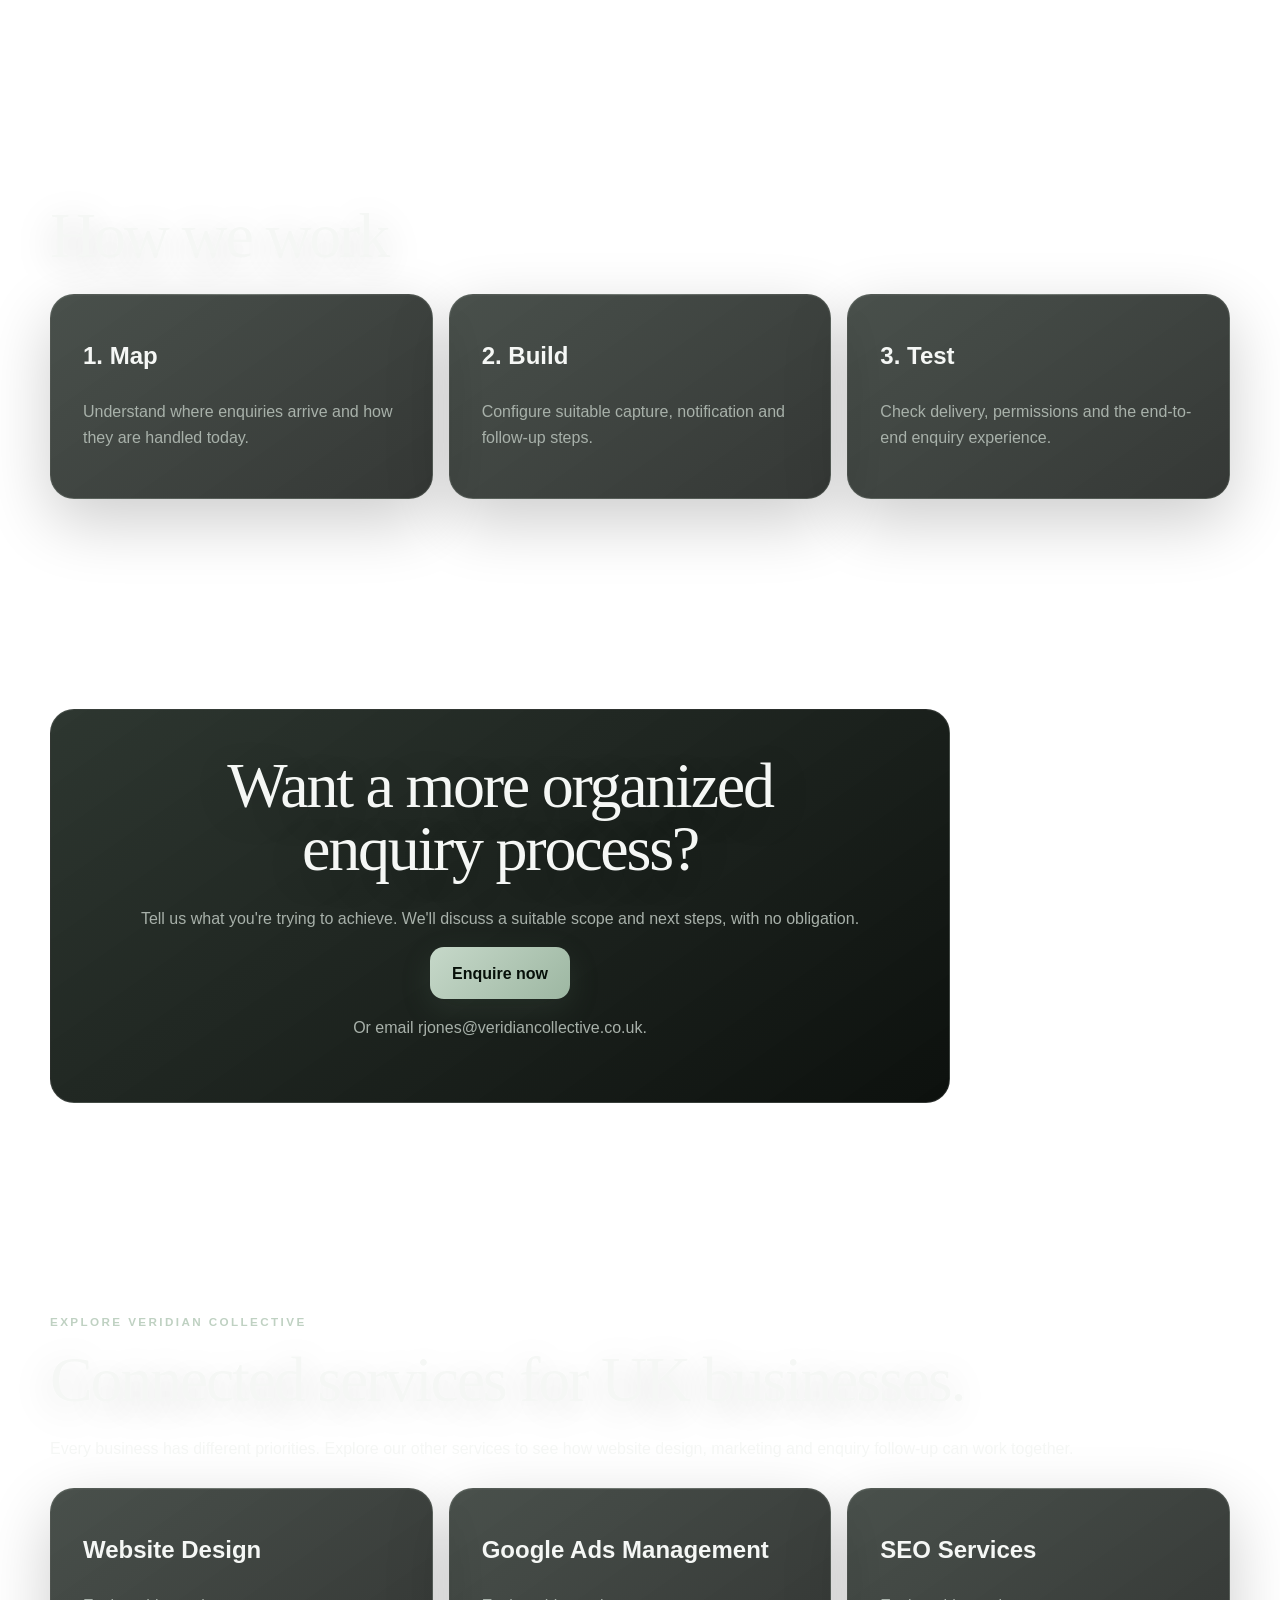
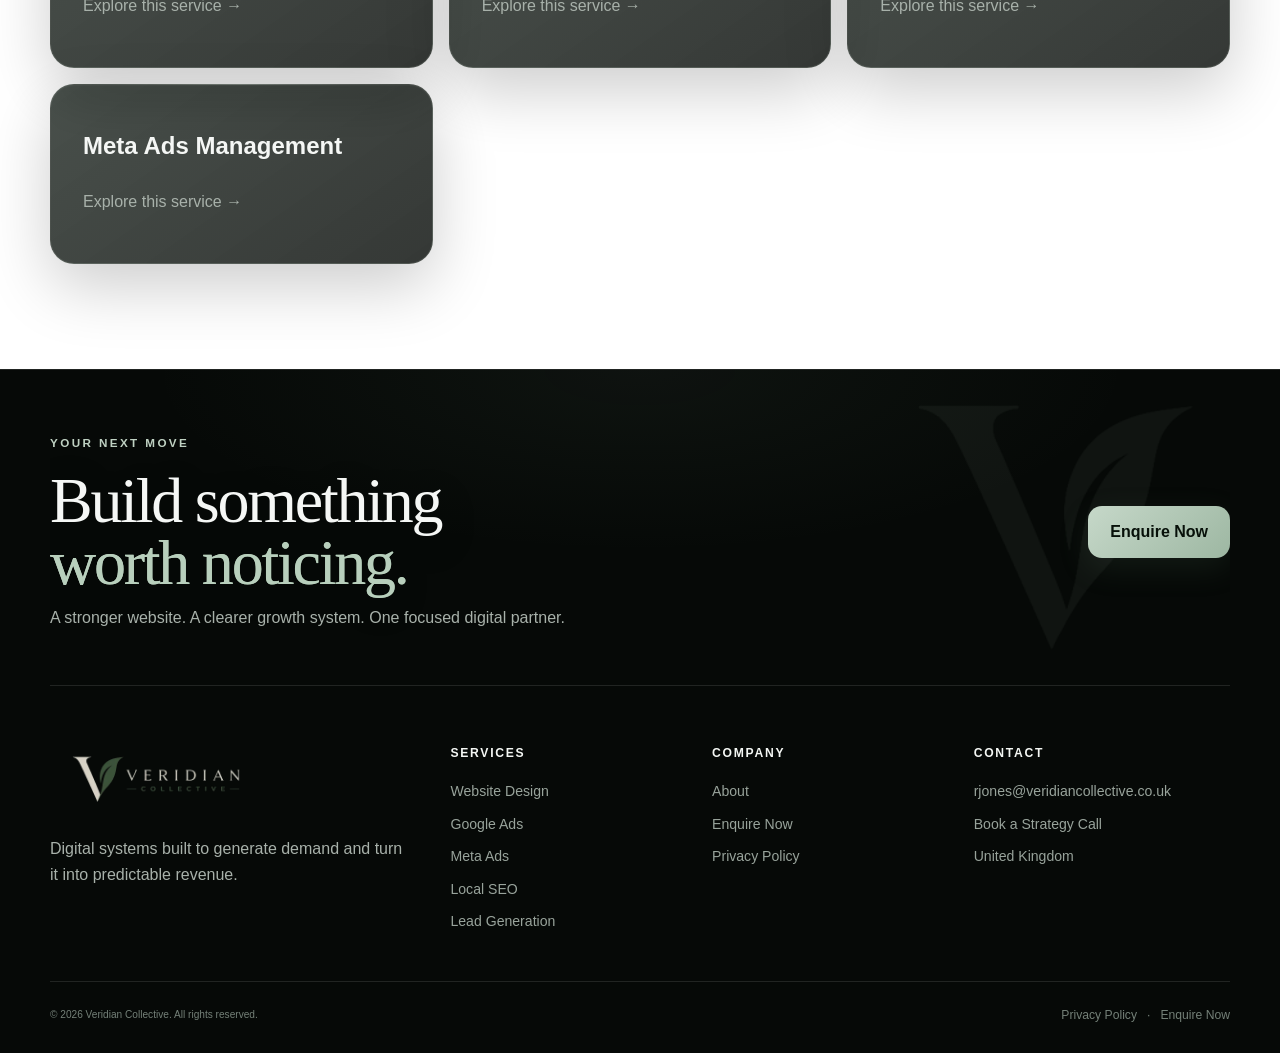
<file: lead-generation/index.html>
<!doctype html>
<html lang="en-GB"><head><meta charset="utf-8"><meta name="viewport" content="width=device-width, initial-scale=1">
<title>Lead Generation Services UK | Veridian Collective</title>
<meta name="description" content="Lead generation systems for UK businesses. Connect websites, enquiry forms, CRM pipelines and automated follow-up with Veridian Collective.">
<meta name="robots" content="index,follow"><link rel="canonical" href="https://www.veridiancollective.co.uk/lead-generation">
<meta property="og:type" content="website"><meta property="og:title" content="Lead Generation Services UK | Veridian Collective"><meta property="og:description" content="Lead generation systems for UK businesses. Connect websites, enquiry forms, CRM pipelines and automated follow-up with Veridian Collective."><meta property="og:url" content="https://www.veridiancollective.co.uk/lead-generation">
<link rel="icon" href="/assets/favicon.png" type="image/png">
<link rel="stylesheet" href="/assets/veridian-shared.css"><style>
/* Service pages inherit the exact homepage design system. */
/* Standalone pages do not run the homepage's scroll-reveal controller. */
.app-page.active section,.app-page.active .card,.app-page.active .service-card,.app-page.active .price-card,.app-page.active .trust,.app-page.active .cta{opacity:1!important;transform:none!important;visibility:visible!important}

.app-page{display:block!important;min-height:60vh}
.page-hero{padding:115px 0 80px}
.page-hero h1{max-width:950px}
.page-hero .lead{max-width:850px}
.section .cards{margin-top:26px}
.section .card h3{margin-top:10px}
.section .cta{padding:45px;border:1px solid var(--line);border-radius:24px;background:linear-gradient(145deg,rgba(23,33,26,.9),rgba(8,12,9,.98))}
@media(max-width:850px){.page-hero{padding:75px 0 60px}}
</style><script type="application/ld+json">{"@context":"https://schema.org","@type":"Service","name":"Lead generation & follow-up","serviceType":"Lead generation & follow-up","provider":{"@type":"Organization","name":"Veridian Collective","url":"https://www.veridiancollective.co.uk/"},"areaServed":{"@type":"Country","name":"United Kingdom"},"url":"https://www.veridiancollective.co.uk/lead-generation"}</script><link rel="stylesheet" href="/assets/marketing-navigation.css"><meta name="twitter:card" content="summary_large_image"><meta name="twitter:title" content="Lead Generation Services UK | Veridian Collective"><meta name="twitter:description" content="Lead generation systems for UK businesses. Connect websites, enquiry forms, CRM pipelines and automated follow-up with Veridian Collective."></head><body><a class="skip-link" href="#main-content">Skip to main content</a><header class="site-header"><div class="container nav">
<a class="brand real-brand" href="/" aria-label="Veridian Collective home"><img loading="eager" decoding="async" fetchpriority="high" src="/assets/veridian-logo-header.webp" alt="Veridian Collective"></a>
<button class="menu" aria-label="Open navigation" aria-expanded="false" aria-controls="primary-navigation">☰</button>
<nav id="primary-navigation"><a href="/">Home</a><a href="/website-design">Websites</a><a href="/lead-generation">Lead Systems</a><div class="marketing-dropdown"><button class="marketing-toggle" type="button" aria-expanded="false" aria-controls="marketing-submenu">Marketing</button><div class="marketing-submenu" id="marketing-submenu"><a href="/seo-services">SEO Services</a><a href="/google-ads-management">Google Ads</a><a href="/meta-ads-management">Meta Ads</a></div></div><a href="/about">About</a><a href="/contact" class="button small">Enquire Now</a></nav>
</div></header><nav class="container" aria-label="Breadcrumb" style="padding-top:18px;font-size:.85rem;color:#a8b1aa"><a href="/#home">Home</a> / <span>Lead Generation</span></nav><main id="main-content"><div class="app-page active"><section class="page-hero"><div class="container"><div class="eyebrow">Veridian Collective · Lead generation & follow-up</div><h1>Lead generation systems that turn enquiries into opportunities.</h1><p>We help UK businesses think beyond a contact form. From landing pages to enquiry notifications and CRM-connected follow-up, Veridian Collective builds practical systems around the customer journey.</p><a class="button" href="/#contact">Discuss your project</a></div></section><section class="section"><div class="container"><div class="eyebrow">Our approach</div><h2>From first click to next conversation.</h2><div class="cards"><article class="card"><h3>Clear lead capture</h3><p>Forms and landing pages designed to gather useful information without unnecessary friction.</p></article><article class="card"><h3>Organized enquiries</h3><p>Connect enquiries to suitable tools so your team can respond and keep track of conversations.</p></article><article class="card"><h3>Thoughtful follow-up</h3><p>Plan appropriate email or message workflows that support timely, relevant communication.</p></article></div></div></section><section class="section"><div class="container"><h2>Lead systems for service businesses</h2><p>For businesses receiving enquiries from their website or advertising, a reliable process for capturing, routing and responding can be as important as generating the initial interest. We agree integrations and permissions before implementation.</p></div></section><section class="section"><div class="container"><h2>How we work</h2><div class="cards"><article class="card"><h3>1. Map</h3><p>Understand where enquiries arrive and how they are handled today.</p></article><article class="card"><h3>2. Build</h3><p>Configure suitable capture, notification and follow-up steps.</p></article><article class="card"><h3>3. Test</h3><p>Check delivery, permissions and the end-to-end enquiry experience.</p></article></div></div></section><section class="section"><div class="container"><div class="cta"><h2>Want a more organized enquiry process?</h2><p>Tell us what you're trying to achieve. We'll discuss a suitable scope and next steps, with no obligation.</p><a class="button" href="/#contact">Enquire now</a><p>Or email <a href="mailto:rjones@veridiancollective.co.uk">rjones@veridiancollective.co.uk</a>.</p></div></div></section><section class="section"><div class="container"><p class="eyebrow">Explore Veridian Collective</p><h2>Connected services for UK businesses.</h2><p>Every business has different priorities. Explore our other services to see how website design, marketing and enquiry follow-up can work together.</p><div class="cards"><article class="card"><h3><a href="/website-design">Website Design</a></h3><p><a href="/website-design" aria-label="Explore Website Design">Explore this service →</a></p></article><article class="card"><h3><a href="/google-ads-management">Google Ads Management</a></h3><p><a href="/google-ads-management" aria-label="Explore Google Ads Management">Explore this service →</a></p></article><article class="card"><h3><a href="/seo-services">SEO Services</a></h3><p><a href="/seo-services" aria-label="Explore SEO Services">Explore this service →</a></p></article><article class="card"><h3><a href="/meta-ads-management">Meta Ads Management</a></h3><p><a href="/meta-ads-management" aria-label="Explore Meta Ads Management">Explore this service →</a></p></article></div></div></section></div></main><footer class="site-footer">
  <div class="container">
    <div class="footer-cta">
      <div><p class="eyebrow">YOUR NEXT MOVE</p><h2>Build something <span>worth noticing.</span></h2><p class="footer-premium-copy">A stronger website. A clearer growth system. One focused digital partner.</p></div>
      <a class="button" href="/contact">Enquire Now</a>
    </div>
    <div class="footer-grid">
      <div class="footer-about"><div class="brand real-brand footer-brand"><img loading="lazy" decoding="async" src="/assets/veridian-logo-header.webp" alt="Veridian Collective"></div><p>Digital systems built to generate demand and turn it into predictable revenue.</p></div>
      <div class="footer-col"><strong>Services</strong><a href="/website-design">Website Design</a><a href="/google-ads-management">Google Ads</a><a href="/meta-ads-management">Meta Ads</a><a href="/seo-services">Local SEO</a><a href="/lead-generation">Lead Generation</a></div>
      <div class="footer-col"><strong>Company</strong><a href="/about">About</a><a href="/contact">Enquire Now</a><a href="/#privacy">Privacy Policy</a></div>
      <div class="footer-col"><strong>Contact</strong><a href="mailto:rjones@veridiancollective.co.uk?subject=Veridian%20Collective%20Enquiry" title="Email Veridian Collective">rjones@veridiancollective.co.uk</a><a href="/contact" title="Book a Strategy Call" onclick="setTimeout(()=>{const f=document.querySelector('.gcal-wrap iframe, iframe[src*=\"booking\"]'); if(f) f.scrollIntoView({behavior:'smooth',block:'center'});},350)">Book a Strategy Call</a><span>United Kingdom</span></div>
    </div>
    <div class="footer-bottom"><small>© 2026 Veridian Collective. All rights reserved.</small><div><a href="/#privacy">Privacy Policy</a><span>·</span><a href="/contact">Enquire Now</a></div></div>
  </div>
</footer><script>const b=document.querySelector('.menu'),n=document.querySelector('.nav nav');b?.addEventListener('click',()=>{const open=n.classList.toggle('open');b.setAttribute('aria-expanded',String(open));});</script><script>
(function(){const d=document.querySelector('.marketing-dropdown'),b=d?.querySelector('.marketing-toggle');if(!d||!b)return;b.addEventListener('click',function(){const opened=d.classList.toggle('is-open');b.setAttribute('aria-expanded',String(opened));});document.addEventListener('click',function(e){if(!d.contains(e.target)){d.classList.remove('is-open');b.setAttribute('aria-expanded','false');}});document.addEventListener('keydown',function(e){if(e.key==='Escape'){d.classList.remove('is-open');b.setAttribute('aria-expanded','false');}});})();
</script></body></html>
</file>
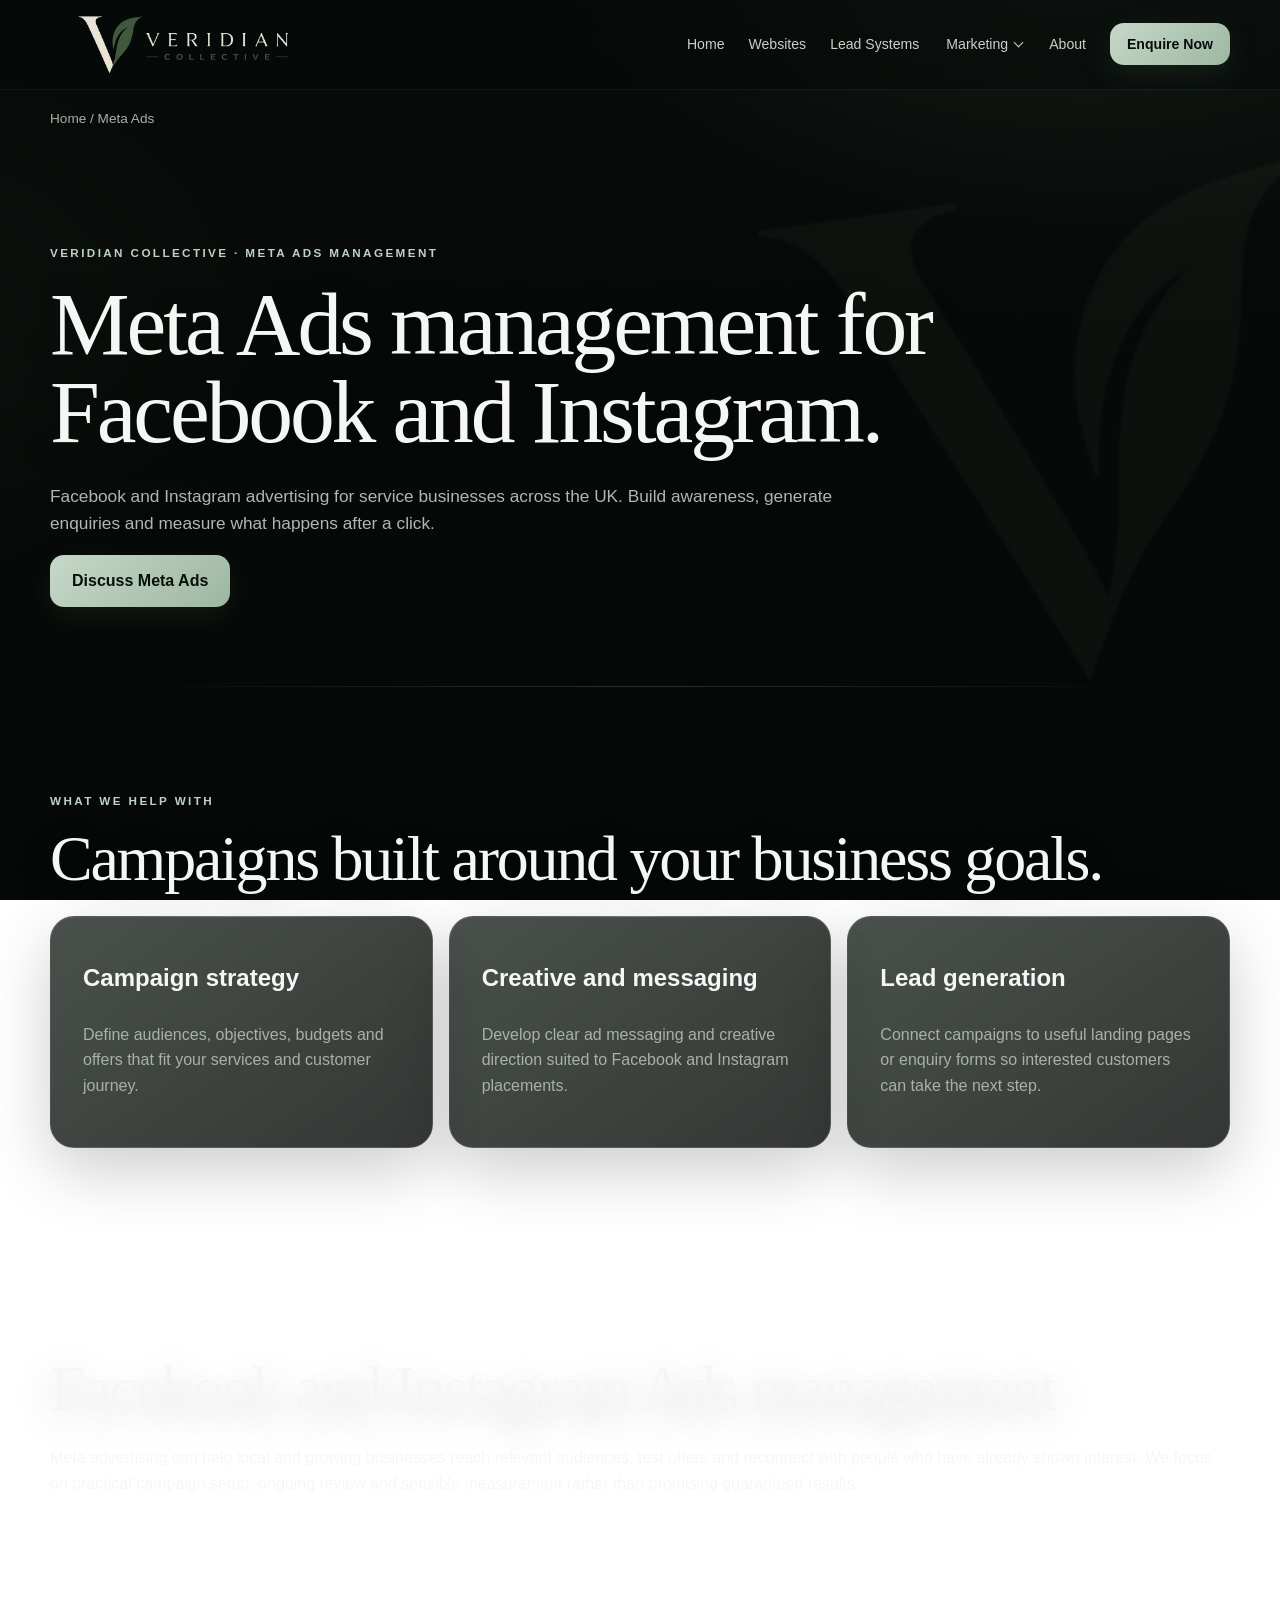
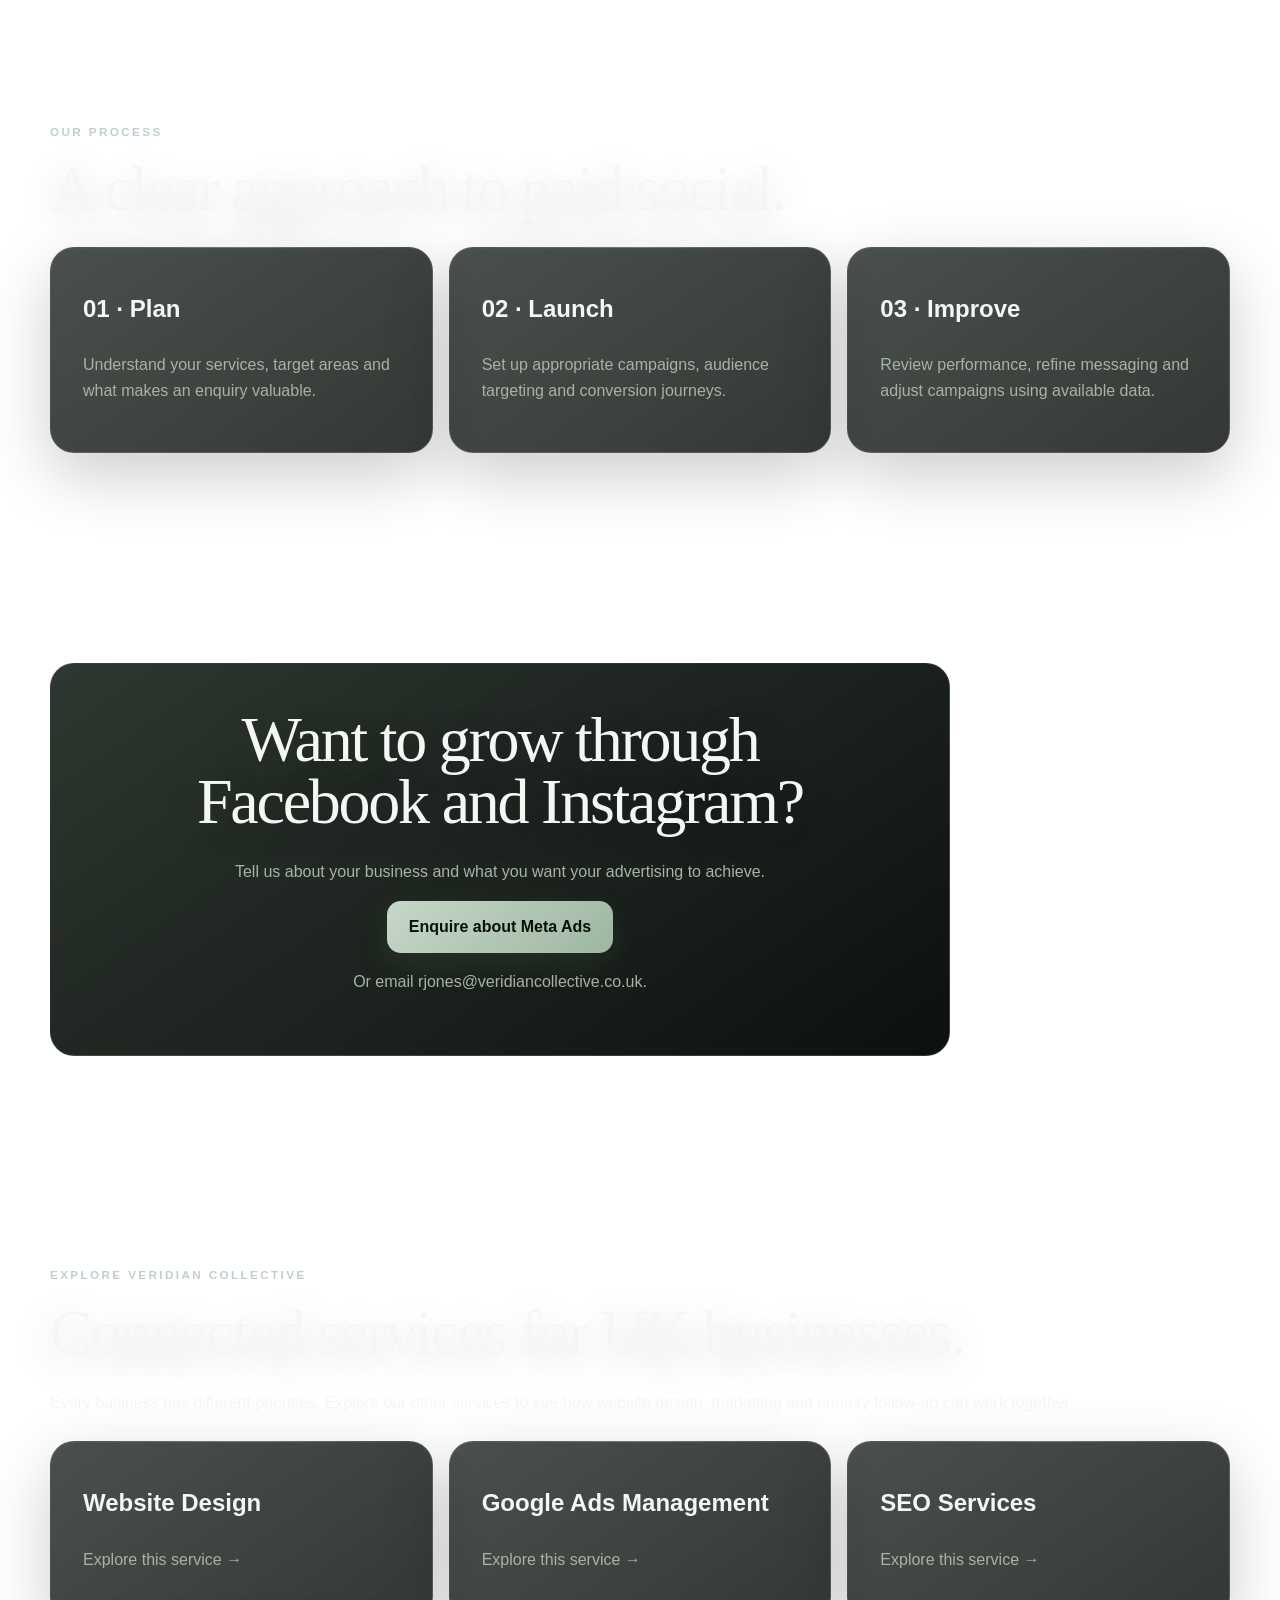
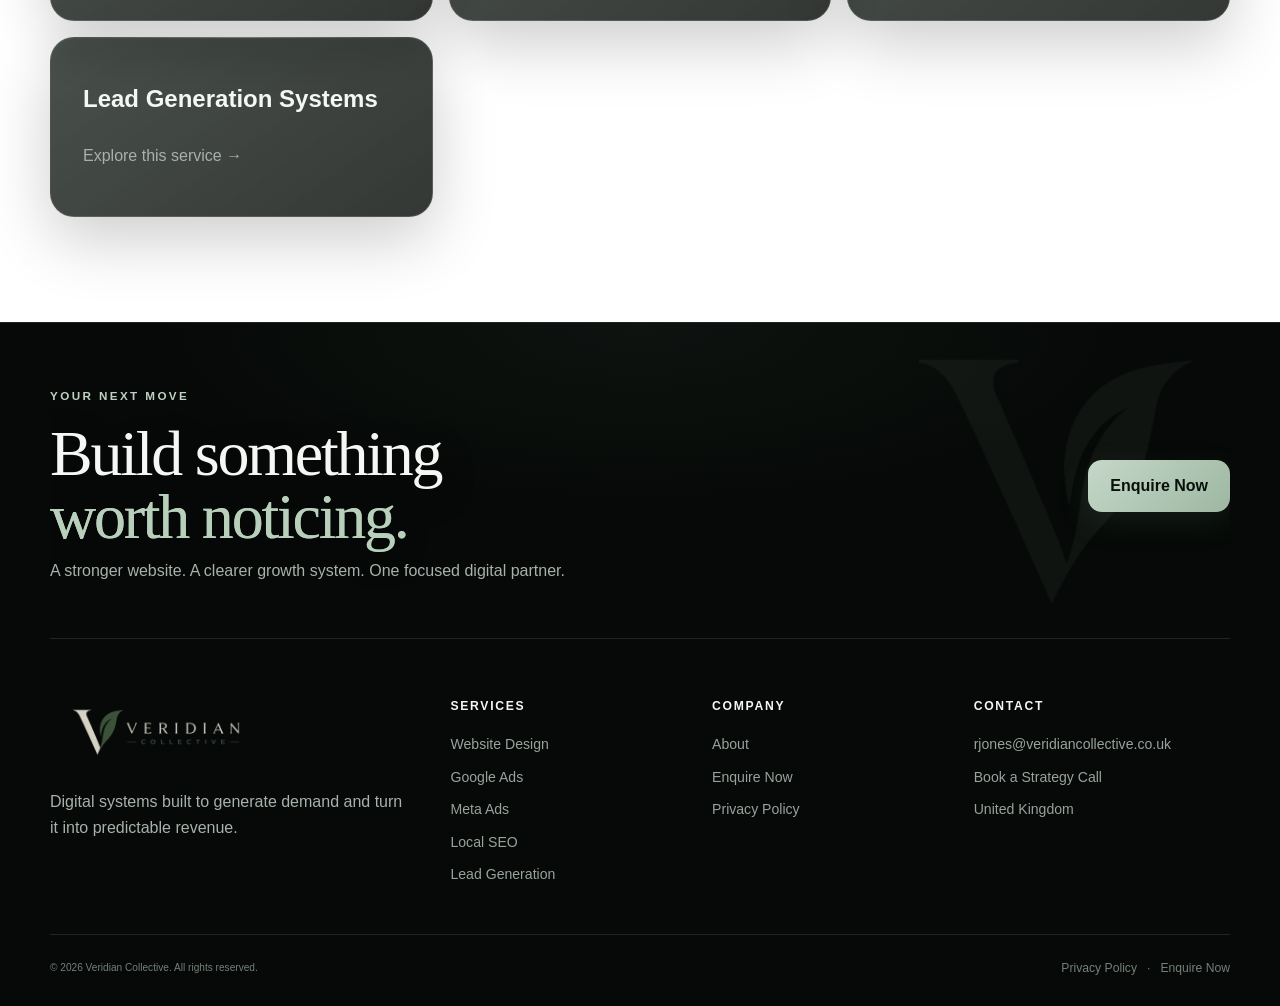
<file: meta-ads-management/index.html>
<!doctype html>
<html lang="en-GB"><head><meta charset="utf-8"><meta name="viewport" content="width=device-width, initial-scale=1">
<title>Meta Ads Management UK | Veridian Collective</title>
<meta name="description" content="Facebook and Instagram advertising for UK businesses. Veridian Collective helps plan Meta Ads campaigns, generate enquiries and measure performance.">
<meta name="robots" content="index,follow"><link rel="canonical" href="https://www.veridiancollective.co.uk/meta-ads-management">
<meta property="og:type" content="website"><meta property="og:title" content="Meta Ads Management UK | Veridian Collective"><meta property="og:description" content="Facebook and Instagram advertising for UK businesses. Veridian Collective helps plan Meta Ads campaigns, generate enquiries and measure performance."><meta property="og:url" content="https://www.veridiancollective.co.uk/meta-ads-management">
<link rel="icon" href="/assets/favicon.png" type="image/png">
<link rel="stylesheet" href="/assets/veridian-shared.css"><style>
/* Service pages inherit the exact homepage design system. */
/* Standalone pages do not run the homepage's scroll-reveal controller. */
.app-page.active section,.app-page.active .card,.app-page.active .service-card,.app-page.active .price-card,.app-page.active .trust,.app-page.active .cta{opacity:1!important;transform:none!important;visibility:visible!important}

.app-page{display:block!important;min-height:60vh}
.page-hero{padding:115px 0 80px}
.page-hero h1{max-width:950px}
.page-hero .lead{max-width:850px}
.section .cards{margin-top:26px}
.section .card h3{margin-top:10px}
.section .cta{padding:45px;border:1px solid var(--line);border-radius:24px;background:linear-gradient(145deg,rgba(23,33,26,.9),rgba(8,12,9,.98))}
@media(max-width:850px){.page-hero{padding:75px 0 60px}}
</style><script type="application/ld+json">{"@context":"https://schema.org","@type":"Service","name":"Meta Ads Management","serviceType":"Facebook and Instagram advertising management","provider":{"@type":"Organization","name":"Veridian Collective","url":"https://www.veridiancollective.co.uk/"},"areaServed":{"@type":"Country","name":"United Kingdom"},"url":"https://www.veridiancollective.co.uk/meta-ads-management"}</script><link rel="stylesheet" href="/assets/marketing-navigation.css"><meta name="twitter:card" content="summary_large_image"><meta name="twitter:title" content="Meta Ads Management UK | Veridian Collective"><meta name="twitter:description" content="Facebook and Instagram advertising for UK businesses. Veridian Collective helps plan Meta Ads campaigns, generate enquiries and measure performance."></head><body><a class="skip-link" href="#main-content">Skip to main content</a><header class="site-header"><div class="container nav">
<a class="brand real-brand" href="/" aria-label="Veridian Collective home"><img loading="eager" decoding="async" fetchpriority="high" src="/assets/veridian-logo-header.webp" alt="Veridian Collective"></a>
<button class="menu" aria-label="Open navigation" aria-expanded="false" aria-controls="primary-navigation">☰</button>
<nav id="primary-navigation"><a href="/">Home</a><a href="/website-design">Websites</a><a href="/lead-generation">Lead Systems</a><div class="marketing-dropdown"><button class="marketing-toggle" type="button" aria-expanded="false" aria-controls="marketing-submenu">Marketing</button><div class="marketing-submenu" id="marketing-submenu"><a href="/seo-services">SEO Services</a><a href="/google-ads-management">Google Ads</a><a href="/meta-ads-management">Meta Ads</a></div></div><a href="/about">About</a><a href="/contact" class="button small">Enquire Now</a></nav>
</div></header><nav class="container" aria-label="Breadcrumb" style="padding-top:18px;font-size:.85rem;color:#a8b1aa"><a href="/#home">Home</a> / <span>Meta Ads</span></nav><main id="main-content"><div class="app-page active">
<section class="page-hero"><div class="container"><p class="eyebrow">Veridian Collective · Meta Ads Management</p><h1>Meta Ads management for Facebook and Instagram.</h1><p class="lead">Facebook and Instagram advertising for service businesses across the UK. Build awareness, generate enquiries and measure what happens after a click.</p><a class="button" href="/#contact">Discuss Meta Ads</a></div></section>
<section class="section"><div class="container"><p class="eyebrow">What we help with</p><h2>Campaigns built around your business goals.</h2><div class="cards"><article class="card"><h3>Campaign strategy</h3><p>Define audiences, objectives, budgets and offers that fit your services and customer journey.</p></article><article class="card"><h3>Creative and messaging</h3><p>Develop clear ad messaging and creative direction suited to Facebook and Instagram placements.</p></article><article class="card"><h3>Lead generation</h3><p>Connect campaigns to useful landing pages or enquiry forms so interested customers can take the next step.</p></article></div></div></section>
<section class="section"><div class="container"><h2>Facebook and Instagram Ads management</h2><p>Meta advertising can help local and growing businesses reach relevant audiences, test offers and reconnect with people who have already shown interest. We focus on practical campaign setup, ongoing review and sensible measurement rather than promising guaranteed results.</p></div></section>
<section class="section"><div class="container"><p class="eyebrow">Our process</p><h2>A clear approach to paid social.</h2><div class="cards"><article class="card"><h3>01 · Plan</h3><p>Understand your services, target areas and what makes an enquiry valuable.</p></article><article class="card"><h3>02 · Launch</h3><p>Set up appropriate campaigns, audience targeting and conversion journeys.</p></article><article class="card"><h3>03 · Improve</h3><p>Review performance, refine messaging and adjust campaigns using available data.</p></article></div></div></section>
<section class="section"><div class="container"><div class="cta"><h2>Want to grow through Facebook and Instagram?</h2><p>Tell us about your business and what you want your advertising to achieve.</p><a class="button" href="/#contact">Enquire about Meta Ads</a><p>Or email <a href="mailto:rjones@veridiancollective.co.uk">rjones@veridiancollective.co.uk</a>.</p></div></div></section>
<section class="section"><div class="container"><p class="eyebrow">Explore Veridian Collective</p><h2>Connected services for UK businesses.</h2><p>Every business has different priorities. Explore our other services to see how website design, marketing and enquiry follow-up can work together.</p><div class="cards"><article class="card"><h3><a href="/website-design">Website Design</a></h3><p><a href="/website-design" aria-label="Explore Website Design">Explore this service →</a></p></article><article class="card"><h3><a href="/google-ads-management">Google Ads Management</a></h3><p><a href="/google-ads-management" aria-label="Explore Google Ads Management">Explore this service →</a></p></article><article class="card"><h3><a href="/seo-services">SEO Services</a></h3><p><a href="/seo-services" aria-label="Explore SEO Services">Explore this service →</a></p></article><article class="card"><h3><a href="/lead-generation">Lead Generation Systems</a></h3><p><a href="/lead-generation" aria-label="Explore Lead Generation Systems">Explore this service →</a></p></article></div></div></section></div></main><footer class="site-footer">
  <div class="container">
    <div class="footer-cta">
      <div><p class="eyebrow">YOUR NEXT MOVE</p><h2>Build something <span>worth noticing.</span></h2><p class="footer-premium-copy">A stronger website. A clearer growth system. One focused digital partner.</p></div>
      <a class="button" href="/contact">Enquire Now</a>
    </div>
    <div class="footer-grid">
      <div class="footer-about"><div class="brand real-brand footer-brand"><img loading="lazy" decoding="async" src="/assets/veridian-logo-header.webp" alt="Veridian Collective"></div><p>Digital systems built to generate demand and turn it into predictable revenue.</p></div>
      <div class="footer-col"><strong>Services</strong><a href="/website-design">Website Design</a><a href="/google-ads-management">Google Ads</a><a href="/meta-ads-management">Meta Ads</a><a href="/seo-services">Local SEO</a><a href="/lead-generation">Lead Generation</a></div>
      <div class="footer-col"><strong>Company</strong><a href="/about">About</a><a href="/contact">Enquire Now</a><a href="/#privacy">Privacy Policy</a></div>
      <div class="footer-col"><strong>Contact</strong><a href="mailto:rjones@veridiancollective.co.uk?subject=Veridian%20Collective%20Enquiry" title="Email Veridian Collective">rjones@veridiancollective.co.uk</a><a href="/contact" title="Book a Strategy Call" onclick="setTimeout(()=>{const f=document.querySelector('.gcal-wrap iframe, iframe[src*=\"booking\"]'); if(f) f.scrollIntoView({behavior:'smooth',block:'center'});},350)">Book a Strategy Call</a><span>United Kingdom</span></div>
    </div>
    <div class="footer-bottom"><small>© 2026 Veridian Collective. All rights reserved.</small><div><a href="/#privacy">Privacy Policy</a><span>·</span><a href="/contact">Enquire Now</a></div></div>
  </div>
</footer><script>const b=document.querySelector('.menu'),n=document.querySelector('.nav nav');b?.addEventListener('click',()=>{const open=n.classList.toggle('open');b.setAttribute('aria-expanded',String(open));});</script><script>
(function(){const d=document.querySelector('.marketing-dropdown'),b=d?.querySelector('.marketing-toggle');if(!d||!b)return;b.addEventListener('click',function(){const opened=d.classList.toggle('is-open');b.setAttribute('aria-expanded',String(opened));});document.addEventListener('click',function(e){if(!d.contains(e.target)){d.classList.remove('is-open');b.setAttribute('aria-expanded','false');}});document.addEventListener('keydown',function(e){if(e.key==='Escape'){d.classList.remove('is-open');b.setAttribute('aria-expanded','false');}});})();
</script></body></html>
</file>
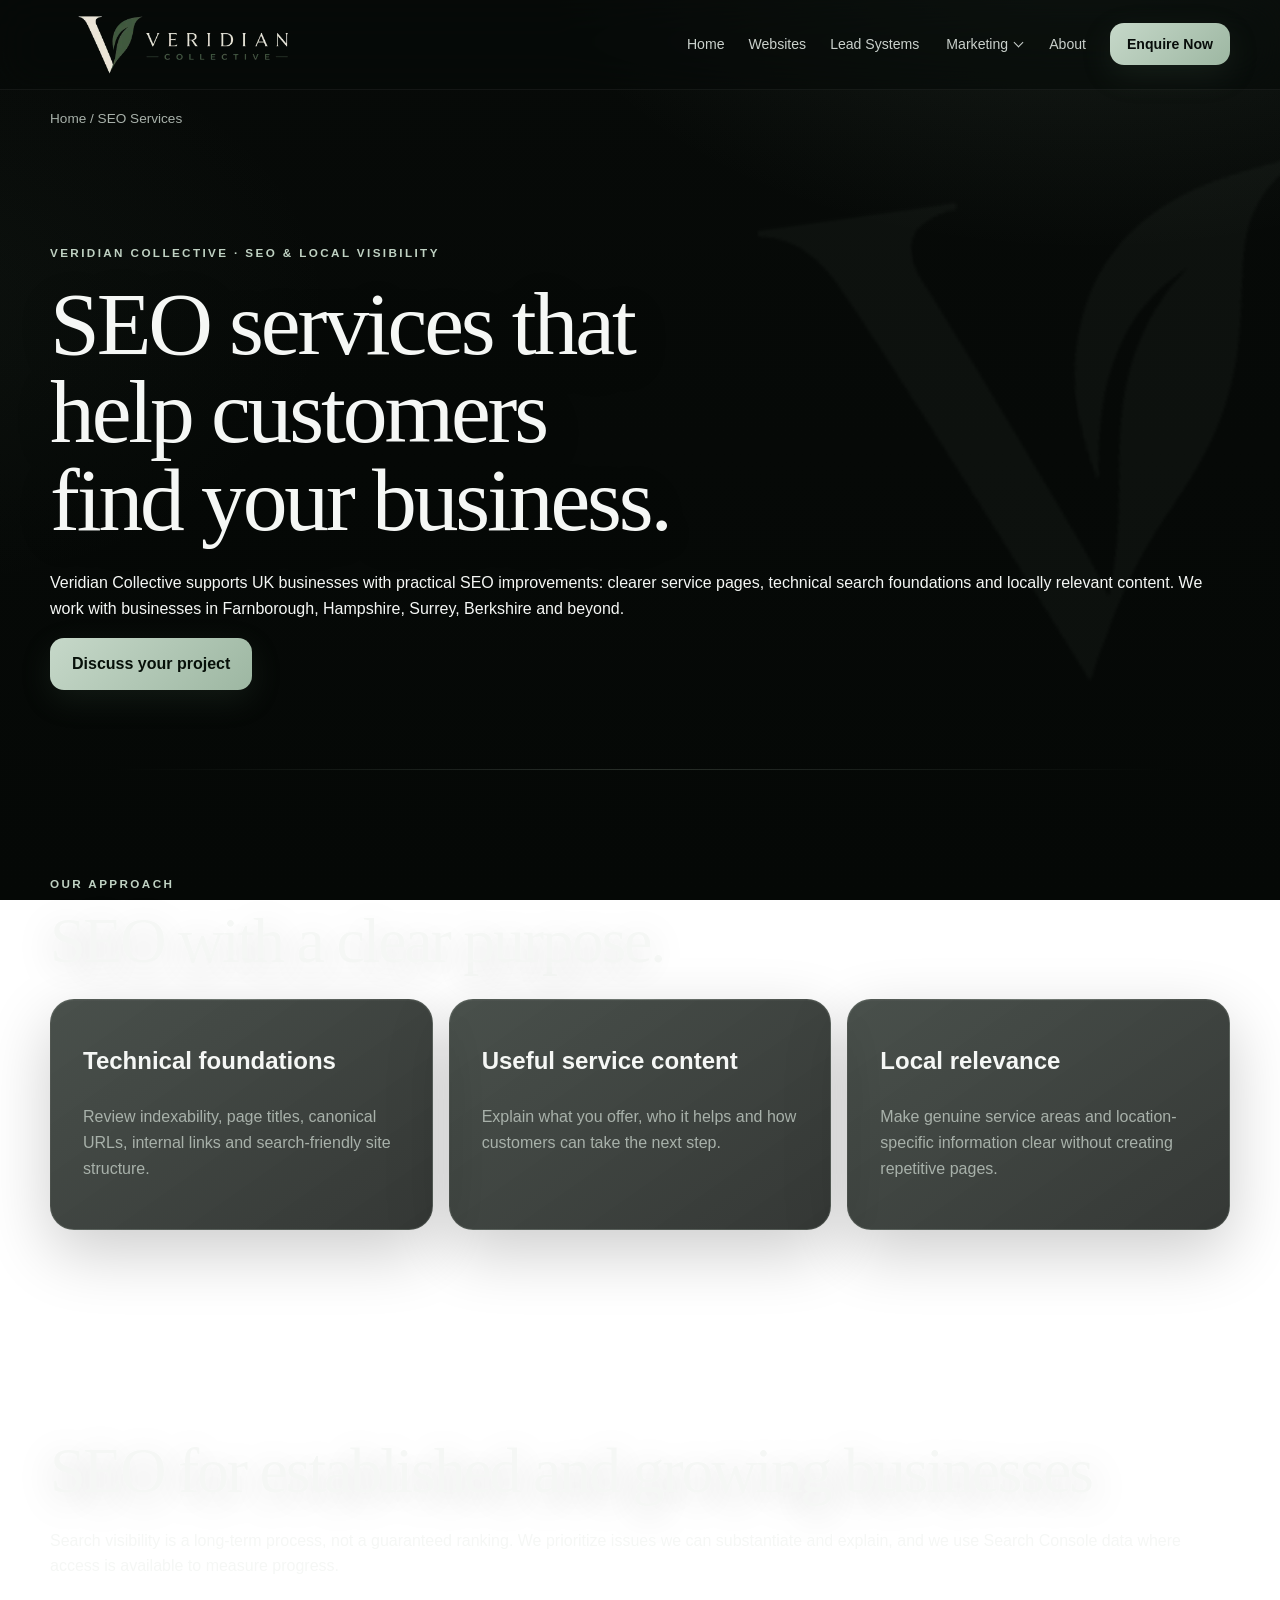
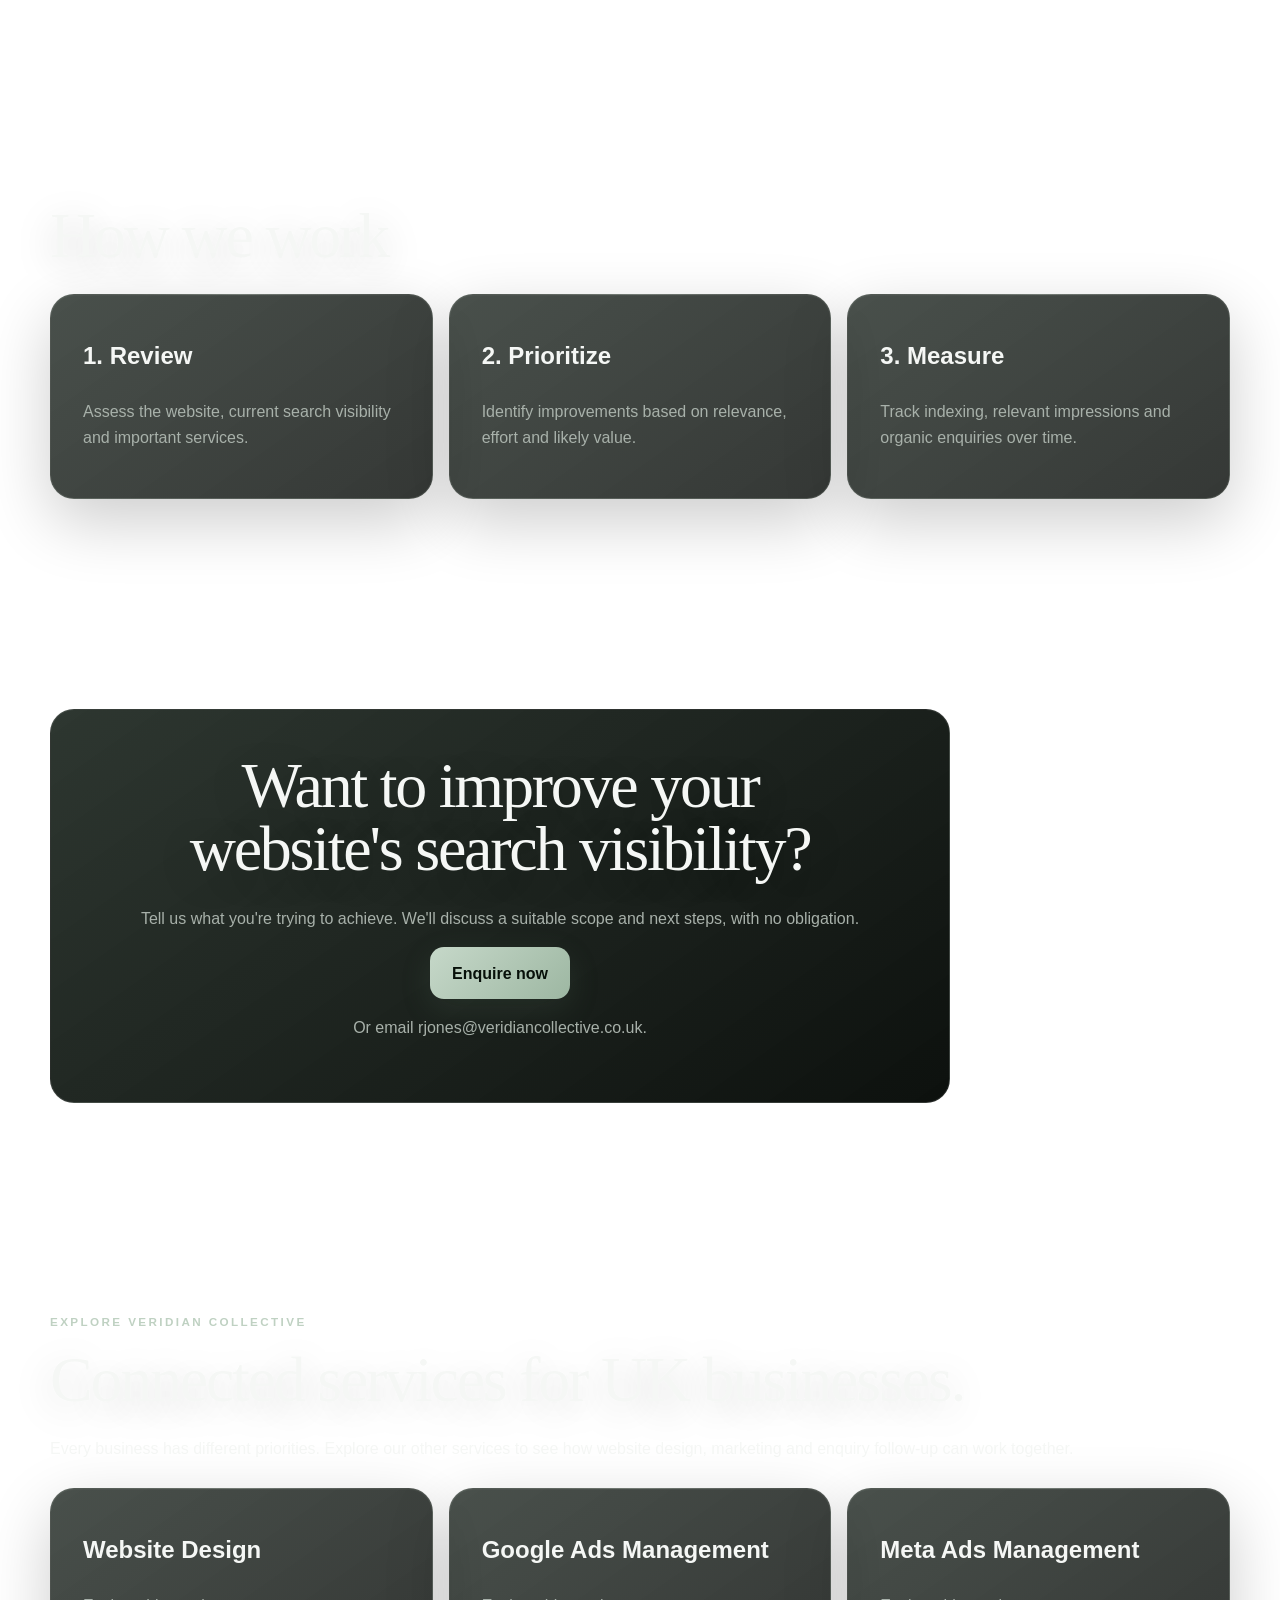
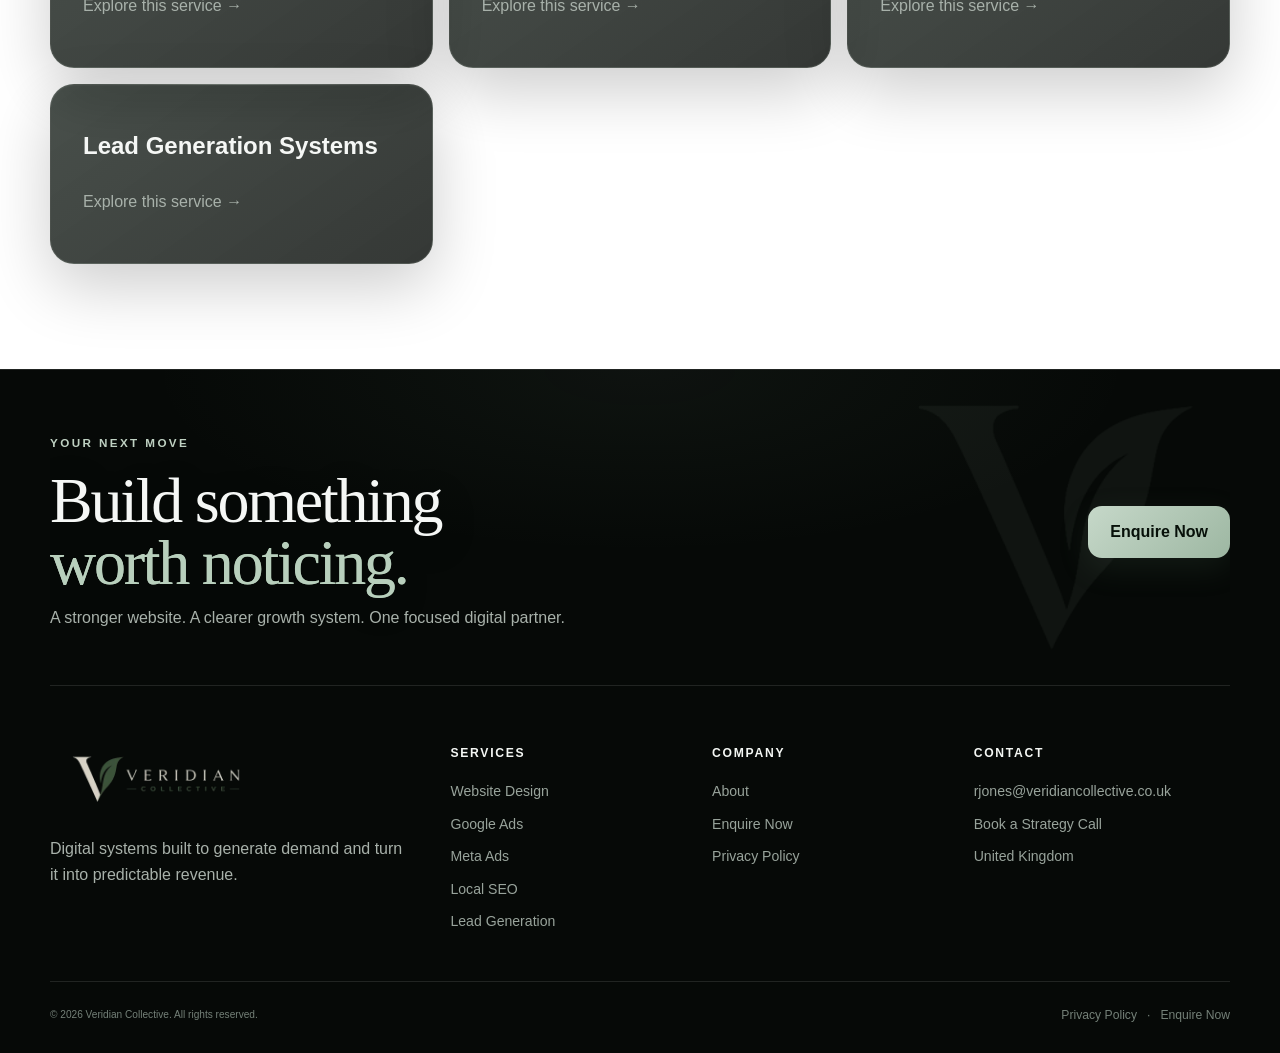
<file: seo-services/index.html>
<!doctype html>
<html lang="en-GB"><head><meta charset="utf-8"><meta name="viewport" content="width=device-width, initial-scale=1">
<title>SEO Services for UK Businesses | Veridian Collective</title>
<meta name="description" content="SEO services for UK businesses, including technical SEO, on-page optimization, local SEO and search visibility improvements. Talk to Veridian Collective.">
<meta name="robots" content="index,follow"><link rel="canonical" href="https://www.veridiancollective.co.uk/seo-services">
<meta property="og:type" content="website"><meta property="og:title" content="SEO Services for UK Businesses | Veridian Collective"><meta property="og:description" content="SEO services for UK businesses, including technical SEO, on-page optimization, local SEO and search visibility improvements. Talk to Veridian Collective."><meta property="og:url" content="https://www.veridiancollective.co.uk/seo-services">
<link rel="icon" href="/assets/favicon.png" type="image/png">
<link rel="stylesheet" href="/assets/veridian-shared.css"><style>
/* Service pages inherit the exact homepage design system. */
/* Standalone pages do not run the homepage's scroll-reveal controller. */
.app-page.active section,.app-page.active .card,.app-page.active .service-card,.app-page.active .price-card,.app-page.active .trust,.app-page.active .cta{opacity:1!important;transform:none!important;visibility:visible!important}

.app-page{display:block!important;min-height:60vh}
.page-hero{padding:115px 0 80px}
.page-hero h1{max-width:950px}
.page-hero .lead{max-width:850px}
.section .cards{margin-top:26px}
.section .card h3{margin-top:10px}
.section .cta{padding:45px;border:1px solid var(--line);border-radius:24px;background:linear-gradient(145deg,rgba(23,33,26,.9),rgba(8,12,9,.98))}
@media(max-width:850px){.page-hero{padding:75px 0 60px}}
</style><script type="application/ld+json">{"@context":"https://schema.org","@type":"Service","name":"SEO & local visibility","serviceType":"SEO & local visibility","provider":{"@type":"Organization","name":"Veridian Collective","url":"https://www.veridiancollective.co.uk/"},"areaServed":{"@type":"Country","name":"United Kingdom"},"url":"https://www.veridiancollective.co.uk/seo-services"}</script><link rel="stylesheet" href="/assets/marketing-navigation.css"><meta name="twitter:card" content="summary_large_image"><meta name="twitter:title" content="SEO Services for UK Businesses | Veridian Collective"><meta name="twitter:description" content="SEO services for UK businesses, including technical SEO, on-page optimization, local SEO and search visibility improvements. Talk to Veridian Collective."></head><body><a class="skip-link" href="#main-content">Skip to main content</a><header class="site-header"><div class="container nav">
<a class="brand real-brand" href="/" aria-label="Veridian Collective home"><img loading="eager" decoding="async" fetchpriority="high" src="/assets/veridian-logo-header.webp" alt="Veridian Collective"></a>
<button class="menu" aria-label="Open navigation" aria-expanded="false" aria-controls="primary-navigation">☰</button>
<nav id="primary-navigation"><a href="/">Home</a><a href="/website-design">Websites</a><a href="/lead-generation">Lead Systems</a><div class="marketing-dropdown"><button class="marketing-toggle" type="button" aria-expanded="false" aria-controls="marketing-submenu">Marketing</button><div class="marketing-submenu" id="marketing-submenu"><a href="/seo-services">SEO Services</a><a href="/google-ads-management">Google Ads</a><a href="/meta-ads-management">Meta Ads</a></div></div><a href="/about">About</a><a href="/contact" class="button small">Enquire Now</a></nav>
</div></header><nav class="container" aria-label="Breadcrumb" style="padding-top:18px;font-size:.85rem;color:#a8b1aa"><a href="/#home">Home</a> / <span>SEO Services</span></nav><main id="main-content"><div class="app-page active"><section class="page-hero"><div class="container"><div class="eyebrow">Veridian Collective · SEO & local visibility</div><h1>SEO services that help customers find your business.</h1><p>Veridian Collective supports UK businesses with practical SEO improvements: clearer service pages, technical search foundations and locally relevant content. We work with businesses in Farnborough, Hampshire, Surrey, Berkshire and beyond.</p><a class="button" href="/#contact">Discuss your project</a></div></section><section class="section"><div class="container"><div class="eyebrow">Our approach</div><h2>SEO with a clear purpose.</h2><div class="cards"><article class="card"><h3>Technical foundations</h3><p>Review indexability, page titles, canonical URLs, internal links and search-friendly site structure.</p></article><article class="card"><h3>Useful service content</h3><p>Explain what you offer, who it helps and how customers can take the next step.</p></article><article class="card"><h3>Local relevance</h3><p>Make genuine service areas and location-specific information clear without creating repetitive pages.</p></article></div></div></section><section class="section"><div class="container"><h2>SEO for established and growing businesses</h2><p>Search visibility is a long-term process, not a guaranteed ranking. We prioritize issues we can substantiate and explain, and we use Search Console data where access is available to measure progress.</p></div></section><section class="section"><div class="container"><h2>How we work</h2><div class="cards"><article class="card"><h3>1. Review</h3><p>Assess the website, current search visibility and important services.</p></article><article class="card"><h3>2. Prioritize</h3><p>Identify improvements based on relevance, effort and likely value.</p></article><article class="card"><h3>3. Measure</h3><p>Track indexing, relevant impressions and organic enquiries over time.</p></article></div></div></section><section class="section"><div class="container"><div class="cta"><h2>Want to improve your website's search visibility?</h2><p>Tell us what you're trying to achieve. We'll discuss a suitable scope and next steps, with no obligation.</p><a class="button" href="/#contact">Enquire now</a><p>Or email <a href="mailto:rjones@veridiancollective.co.uk">rjones@veridiancollective.co.uk</a>.</p></div></div></section><section class="section"><div class="container"><p class="eyebrow">Explore Veridian Collective</p><h2>Connected services for UK businesses.</h2><p>Every business has different priorities. Explore our other services to see how website design, marketing and enquiry follow-up can work together.</p><div class="cards"><article class="card"><h3><a href="/website-design">Website Design</a></h3><p><a href="/website-design" aria-label="Explore Website Design">Explore this service →</a></p></article><article class="card"><h3><a href="/google-ads-management">Google Ads Management</a></h3><p><a href="/google-ads-management" aria-label="Explore Google Ads Management">Explore this service →</a></p></article><article class="card"><h3><a href="/meta-ads-management">Meta Ads Management</a></h3><p><a href="/meta-ads-management" aria-label="Explore Meta Ads Management">Explore this service →</a></p></article><article class="card"><h3><a href="/lead-generation">Lead Generation Systems</a></h3><p><a href="/lead-generation" aria-label="Explore Lead Generation Systems">Explore this service →</a></p></article></div></div></section></div></main><footer class="site-footer">
  <div class="container">
    <div class="footer-cta">
      <div><p class="eyebrow">YOUR NEXT MOVE</p><h2>Build something <span>worth noticing.</span></h2><p class="footer-premium-copy">A stronger website. A clearer growth system. One focused digital partner.</p></div>
      <a class="button" href="/contact">Enquire Now</a>
    </div>
    <div class="footer-grid">
      <div class="footer-about"><div class="brand real-brand footer-brand"><img loading="lazy" decoding="async" src="/assets/veridian-logo-header.webp" alt="Veridian Collective"></div><p>Digital systems built to generate demand and turn it into predictable revenue.</p></div>
      <div class="footer-col"><strong>Services</strong><a href="/website-design">Website Design</a><a href="/google-ads-management">Google Ads</a><a href="/meta-ads-management">Meta Ads</a><a href="/seo-services">Local SEO</a><a href="/lead-generation">Lead Generation</a></div>
      <div class="footer-col"><strong>Company</strong><a href="/about">About</a><a href="/contact">Enquire Now</a><a href="/#privacy">Privacy Policy</a></div>
      <div class="footer-col"><strong>Contact</strong><a href="mailto:rjones@veridiancollective.co.uk?subject=Veridian%20Collective%20Enquiry" title="Email Veridian Collective">rjones@veridiancollective.co.uk</a><a href="/contact" title="Book a Strategy Call" onclick="setTimeout(()=>{const f=document.querySelector('.gcal-wrap iframe, iframe[src*=\"booking\"]'); if(f) f.scrollIntoView({behavior:'smooth',block:'center'});},350)">Book a Strategy Call</a><span>United Kingdom</span></div>
    </div>
    <div class="footer-bottom"><small>© 2026 Veridian Collective. All rights reserved.</small><div><a href="/#privacy">Privacy Policy</a><span>·</span><a href="/contact">Enquire Now</a></div></div>
  </div>
</footer><script>const b=document.querySelector('.menu'),n=document.querySelector('.nav nav');b?.addEventListener('click',()=>{const open=n.classList.toggle('open');b.setAttribute('aria-expanded',String(open));});</script><script>
(function(){const d=document.querySelector('.marketing-dropdown'),b=d?.querySelector('.marketing-toggle');if(!d||!b)return;b.addEventListener('click',function(){const opened=d.classList.toggle('is-open');b.setAttribute('aria-expanded',String(opened));});document.addEventListener('click',function(e){if(!d.contains(e.target)){d.classList.remove('is-open');b.setAttribute('aria-expanded','false');}});document.addEventListener('keydown',function(e){if(e.key==='Escape'){d.classList.remove('is-open');b.setAttribute('aria-expanded','false');}});})();
</script></body></html>
</file>
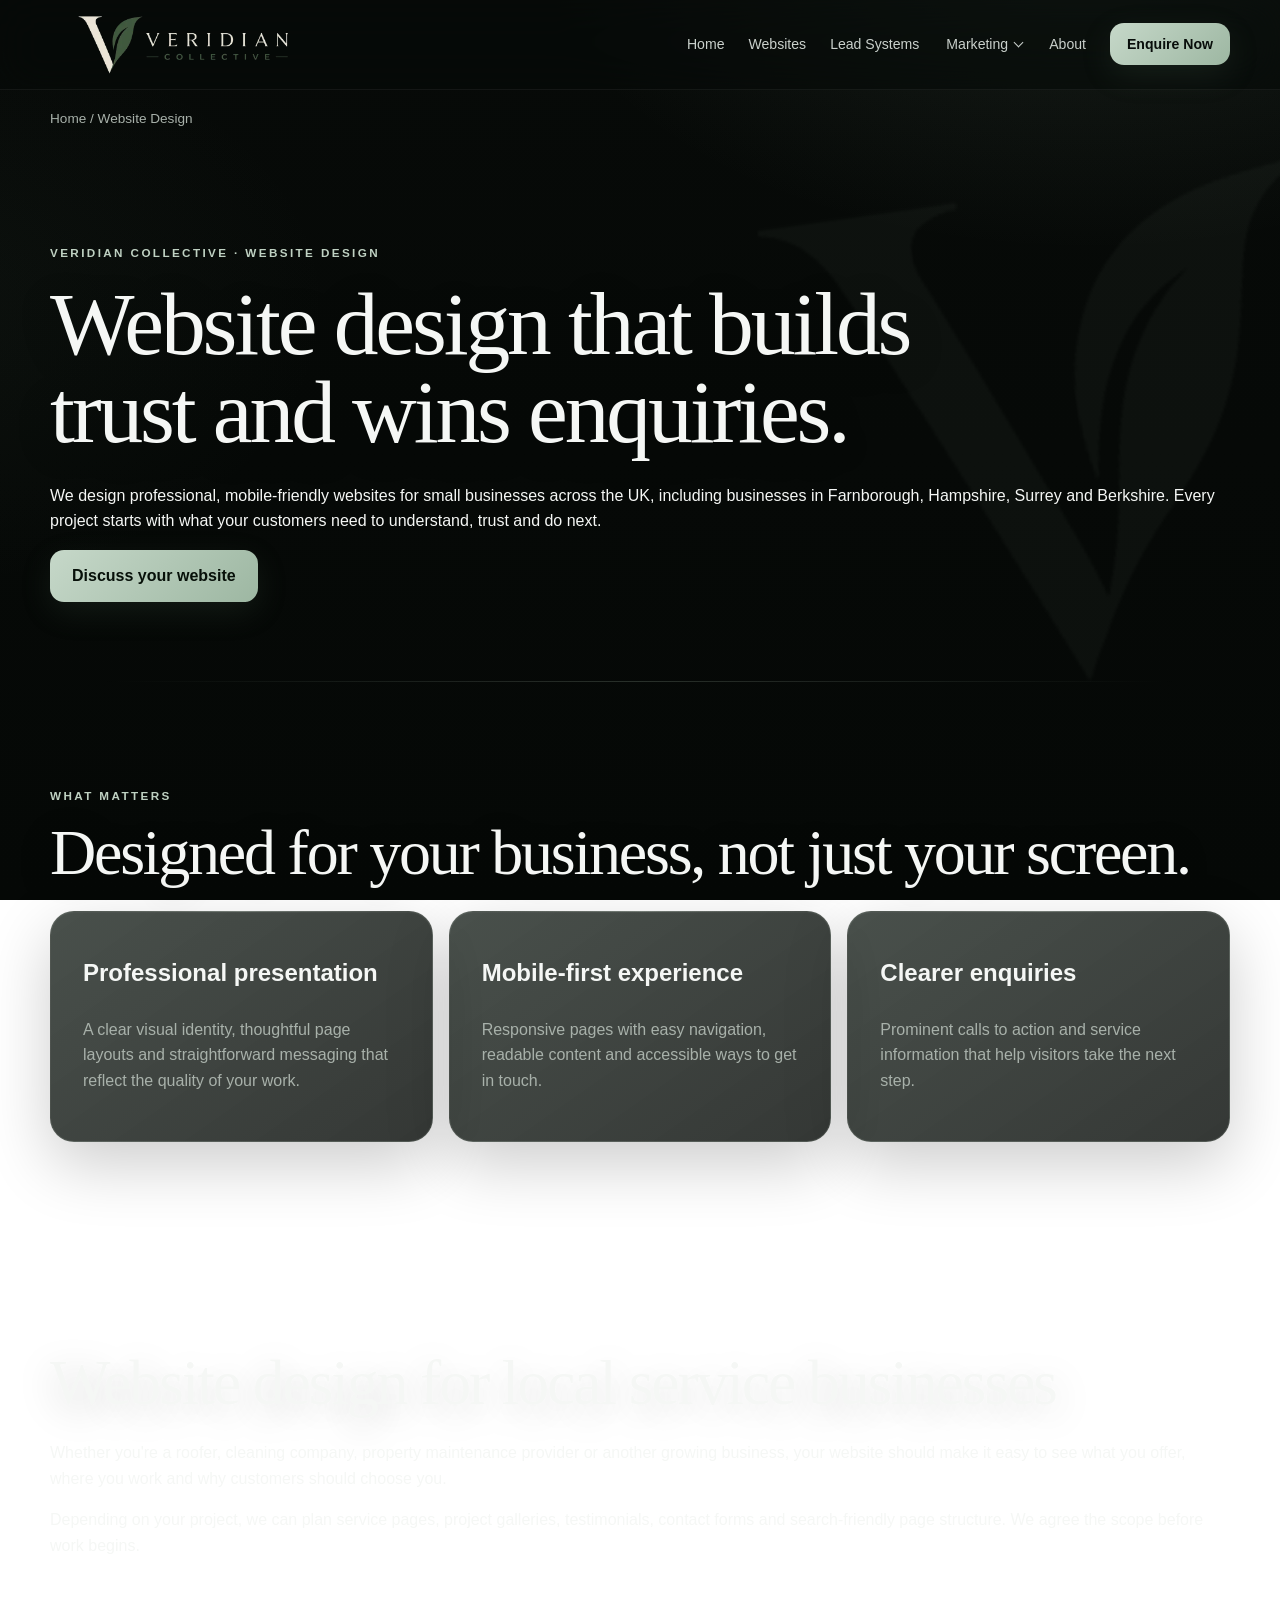
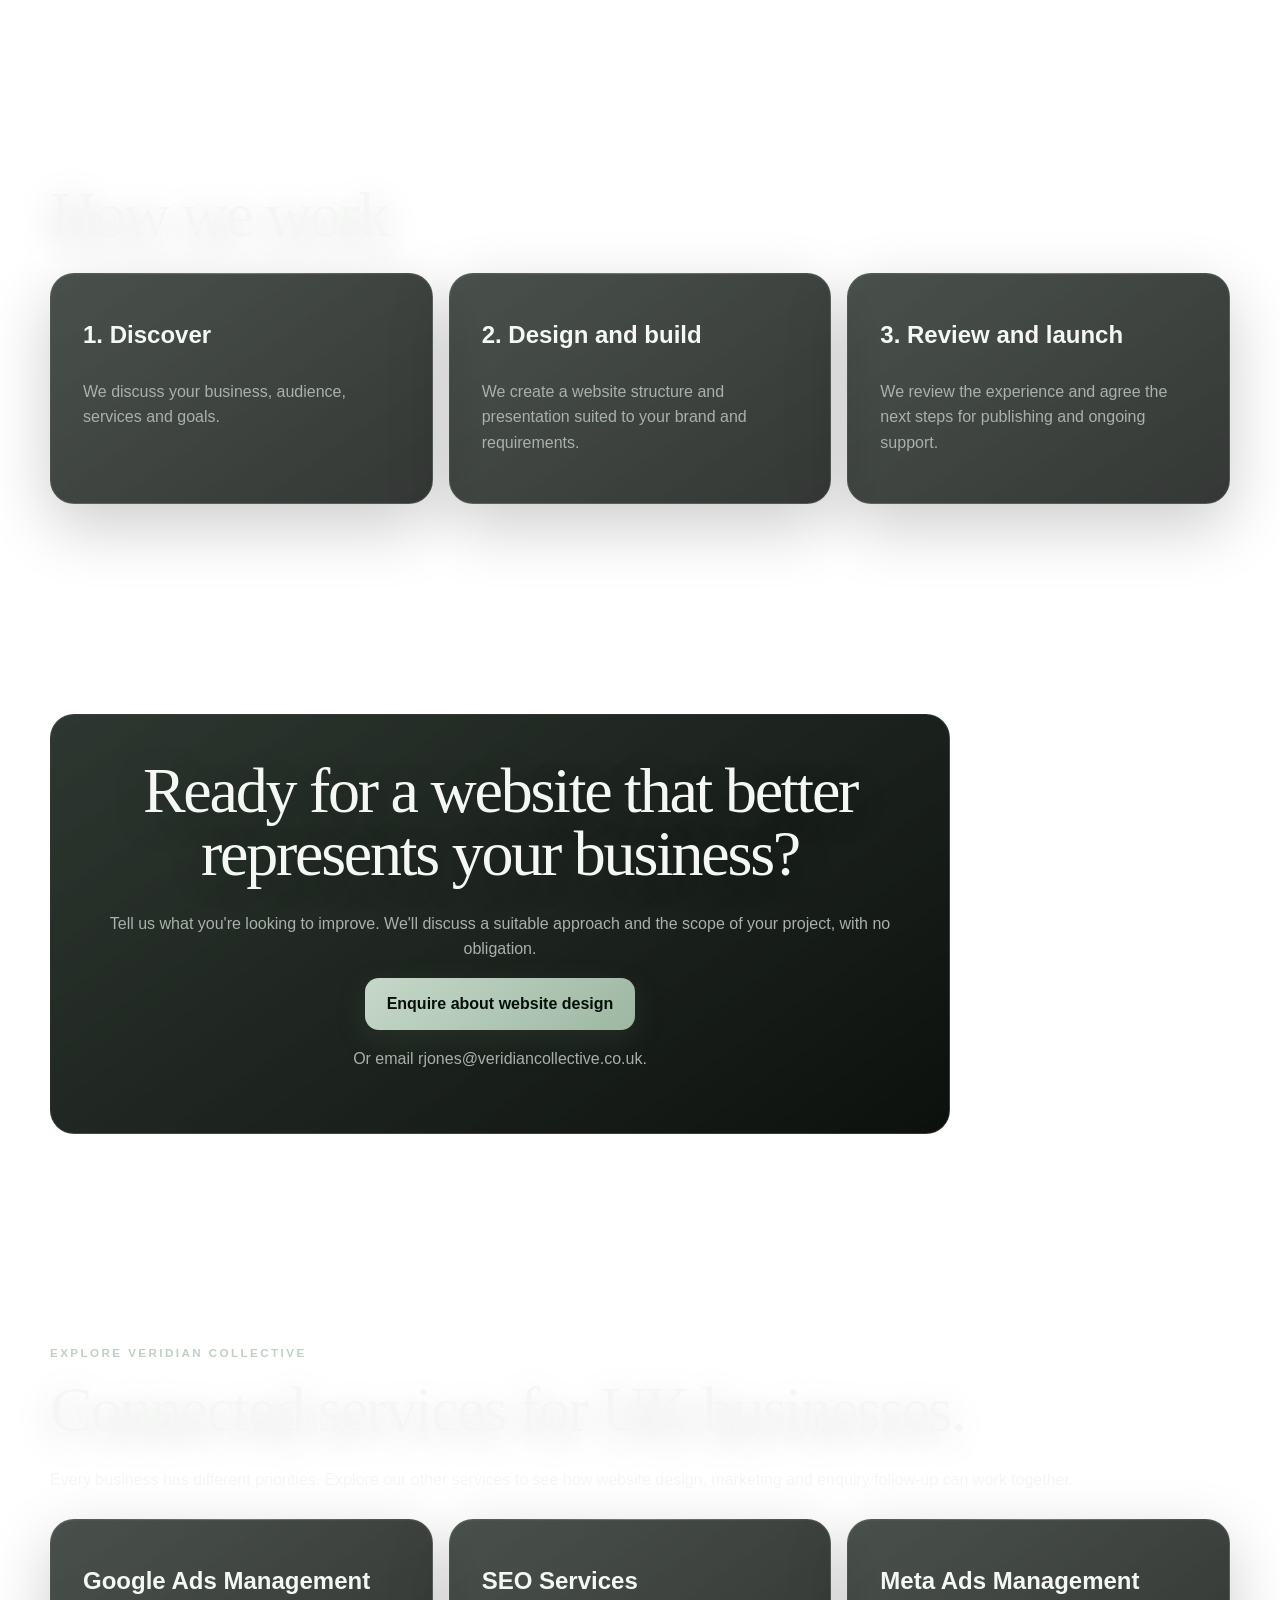
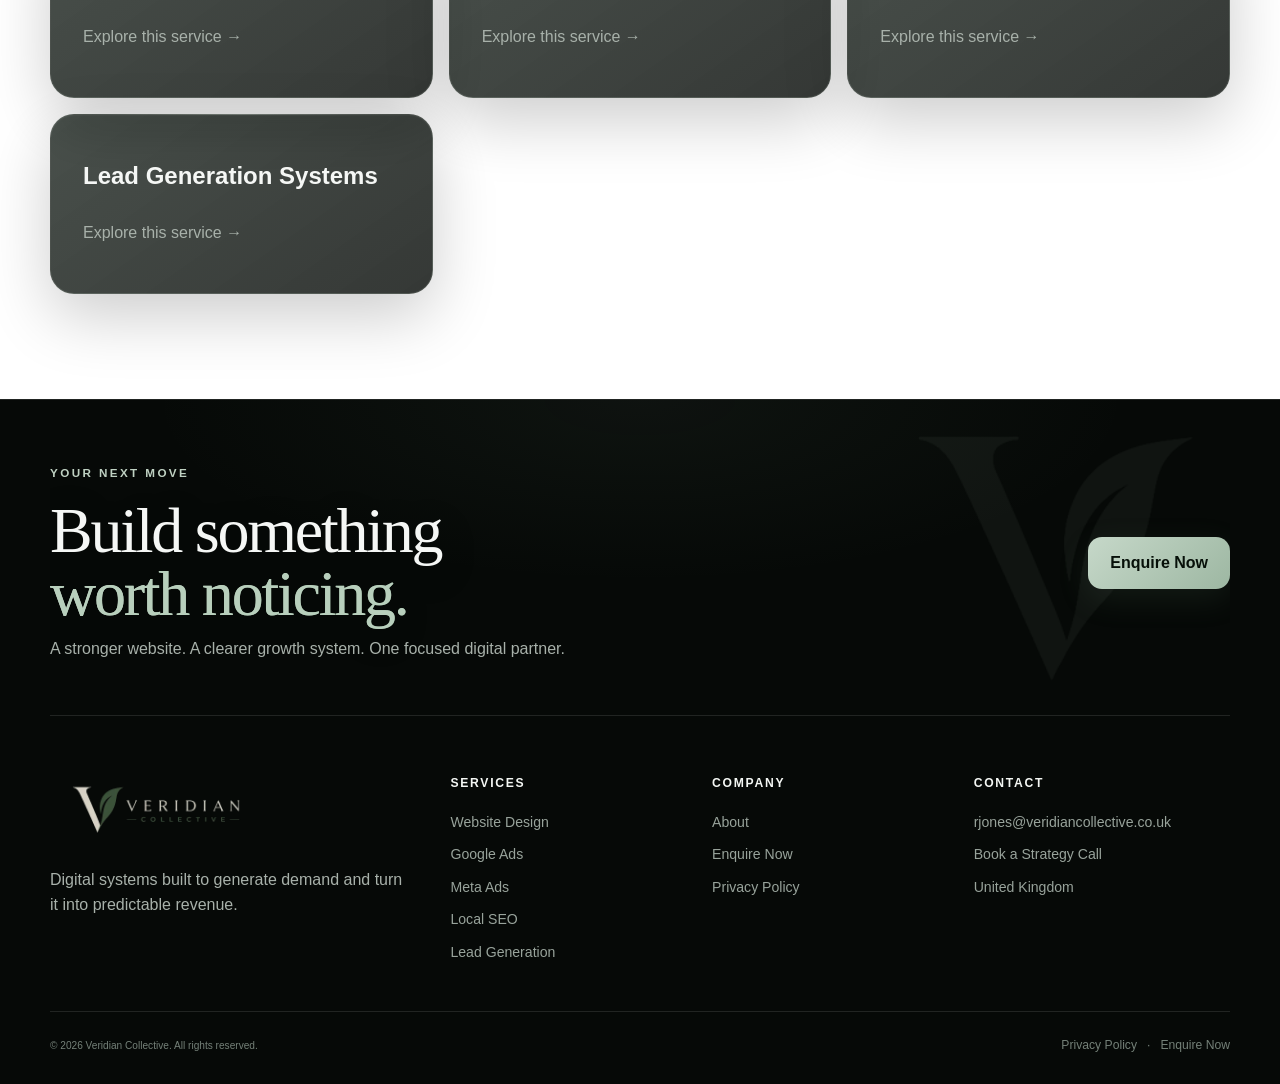
<file: website-design/index.html>
<!doctype html>
<html lang="en-GB"><head><meta charset="utf-8"><meta name="viewport" content="width=device-width, initial-scale=1">
<title>Website Design Services UK | Veridian Collective</title>
<meta name="description" content="Professional website design for UK businesses. Veridian Collective builds responsive, conversion-focused websites with clear enquiry journeys and ongoing support.">
<meta name="robots" content="index,follow"><link rel="canonical" href="https://www.veridiancollective.co.uk/website-design">
<meta property="og:type" content="website"><meta property="og:title" content="Website Design Services UK | Veridian Collective"><meta property="og:description" content="Professional website design for UK businesses. Veridian Collective builds responsive, conversion-focused websites with clear enquiry journeys and ongoing support."><meta property="og:url" content="https://www.veridiancollective.co.uk/website-design">
<link rel="icon" href="/assets/favicon.png" type="image/png">
<link rel="stylesheet" href="/assets/veridian-shared.css"><style>
/* Service pages inherit the exact homepage design system. */
/* Standalone pages do not run the homepage's scroll-reveal controller. */
.app-page.active section,.app-page.active .card,.app-page.active .service-card,.app-page.active .price-card,.app-page.active .trust,.app-page.active .cta{opacity:1!important;transform:none!important;visibility:visible!important}

.app-page{display:block!important;min-height:60vh}
.page-hero{padding:115px 0 80px}
.page-hero h1{max-width:950px}
.page-hero .lead{max-width:850px}
.section .cards{margin-top:26px}
.section .card h3{margin-top:10px}
.section .cta{padding:45px;border:1px solid var(--line);border-radius:24px;background:linear-gradient(145deg,rgba(23,33,26,.9),rgba(8,12,9,.98))}
@media(max-width:850px){.page-hero{padding:75px 0 60px}}
</style><script type="application/ld+json">{"@context":"https://schema.org","@type":"Service","name":"Website design","serviceType":"Small business website design","provider":{"@type":"Organization","name":"Veridian Collective","url":"https://www.veridiancollective.co.uk/"},"areaServed":{"@type":"Country","name":"United Kingdom"},"url":"https://www.veridiancollective.co.uk/website-design"}</script><link rel="stylesheet" href="/assets/marketing-navigation.css"><meta name="twitter:card" content="summary_large_image"><meta name="twitter:title" content="Website Design Services UK | Veridian Collective"><meta name="twitter:description" content="Professional website design for UK businesses. Veridian Collective builds responsive, conversion-focused websites with clear enquiry journeys and ongoing support."></head><body><a class="skip-link" href="#main-content">Skip to main content</a><header class="site-header"><div class="container nav">
<a class="brand real-brand" href="/" aria-label="Veridian Collective home"><img loading="eager" decoding="async" fetchpriority="high" src="/assets/veridian-logo-header.webp" alt="Veridian Collective"></a>
<button class="menu" aria-label="Open navigation" aria-expanded="false" aria-controls="primary-navigation">☰</button>
<nav id="primary-navigation"><a href="/">Home</a><a href="/website-design">Websites</a><a href="/lead-generation">Lead Systems</a><div class="marketing-dropdown"><button class="marketing-toggle" type="button" aria-expanded="false" aria-controls="marketing-submenu">Marketing</button><div class="marketing-submenu" id="marketing-submenu"><a href="/seo-services">SEO Services</a><a href="/google-ads-management">Google Ads</a><a href="/meta-ads-management">Meta Ads</a></div></div><a href="/about">About</a><a href="/contact" class="button small">Enquire Now</a></nav>
</div></header><nav class="container" aria-label="Breadcrumb" style="padding-top:18px;font-size:.85rem;color:#a8b1aa"><a href="/#home">Home</a> / <span>Website Design</span></nav><main id="main-content"><div class="app-page active"><section class="page-hero"><div class="container"><div class="eyebrow">Veridian Collective · Website design</div><h1>Website design that builds trust and wins enquiries.</h1><p>We design professional, mobile-friendly websites for small businesses across the UK, including businesses in Farnborough, Hampshire, Surrey and Berkshire. Every project starts with what your customers need to understand, trust and do next.</p><a class="button" href="/#contact">Discuss your website</a></div></section>
<section class="section"><div class="container"><div class="eyebrow">What matters</div><h2>Designed for your business, not just your screen.</h2><div class="cards"><article class="card"><h3>Professional presentation</h3><p>A clear visual identity, thoughtful page layouts and straightforward messaging that reflect the quality of your work.</p></article><article class="card"><h3>Mobile-first experience</h3><p>Responsive pages with easy navigation, readable content and accessible ways to get in touch.</p></article><article class="card"><h3>Clearer enquiries</h3><p>Prominent calls to action and service information that help visitors take the next step.</p></article></div></div></section>
<section class="section"><div class="container"><h2>Website design for local service businesses</h2><p>Whether you're a roofer, cleaning company, property maintenance provider or another growing business, your website should make it easy to see what you offer, where you work and why customers should choose you.</p><p>Depending on your project, we can plan service pages, project galleries, testimonials, contact forms and search-friendly page structure. We agree the scope before work begins.</p></div></section>
<section class="section"><div class="container"><h2>How we work</h2><div class="cards"><article class="card"><h3>1. Discover</h3><p>We discuss your business, audience, services and goals.</p></article><article class="card"><h3>2. Design and build</h3><p>We create a website structure and presentation suited to your brand and requirements.</p></article><article class="card"><h3>3. Review and launch</h3><p>We review the experience and agree the next steps for publishing and ongoing support.</p></article></div></div></section>
<section class="section"><div class="container"><div class="cta"><h2>Ready for a website that better represents your business?</h2><p>Tell us what you're looking to improve. We'll discuss a suitable approach and the scope of your project, with no obligation.</p><a class="button" href="/#contact">Enquire about website design</a><p>Or email <a href="mailto:rjones@veridiancollective.co.uk">rjones@veridiancollective.co.uk</a>.</p></div></div></section><section class="section"><div class="container"><p class="eyebrow">Explore Veridian Collective</p><h2>Connected services for UK businesses.</h2><p>Every business has different priorities. Explore our other services to see how website design, marketing and enquiry follow-up can work together.</p><div class="cards"><article class="card"><h3><a href="/google-ads-management">Google Ads Management</a></h3><p><a href="/google-ads-management" aria-label="Explore Google Ads Management">Explore this service →</a></p></article><article class="card"><h3><a href="/seo-services">SEO Services</a></h3><p><a href="/seo-services" aria-label="Explore SEO Services">Explore this service →</a></p></article><article class="card"><h3><a href="/meta-ads-management">Meta Ads Management</a></h3><p><a href="/meta-ads-management" aria-label="Explore Meta Ads Management">Explore this service →</a></p></article><article class="card"><h3><a href="/lead-generation">Lead Generation Systems</a></h3><p><a href="/lead-generation" aria-label="Explore Lead Generation Systems">Explore this service →</a></p></article></div></div></section></div></main><footer class="site-footer">
  <div class="container">
    <div class="footer-cta">
      <div><p class="eyebrow">YOUR NEXT MOVE</p><h2>Build something <span>worth noticing.</span></h2><p class="footer-premium-copy">A stronger website. A clearer growth system. One focused digital partner.</p></div>
      <a class="button" href="/contact">Enquire Now</a>
    </div>
    <div class="footer-grid">
      <div class="footer-about"><div class="brand real-brand footer-brand"><img loading="lazy" decoding="async" src="/assets/veridian-logo-header.webp" alt="Veridian Collective"></div><p>Digital systems built to generate demand and turn it into predictable revenue.</p></div>
      <div class="footer-col"><strong>Services</strong><a href="/website-design">Website Design</a><a href="/google-ads-management">Google Ads</a><a href="/meta-ads-management">Meta Ads</a><a href="/seo-services">Local SEO</a><a href="/lead-generation">Lead Generation</a></div>
      <div class="footer-col"><strong>Company</strong><a href="/about">About</a><a href="/contact">Enquire Now</a><a href="/#privacy">Privacy Policy</a></div>
      <div class="footer-col"><strong>Contact</strong><a href="mailto:rjones@veridiancollective.co.uk?subject=Veridian%20Collective%20Enquiry" title="Email Veridian Collective">rjones@veridiancollective.co.uk</a><a href="/contact" title="Book a Strategy Call" onclick="setTimeout(()=>{const f=document.querySelector('.gcal-wrap iframe, iframe[src*=\"booking\"]'); if(f) f.scrollIntoView({behavior:'smooth',block:'center'});},350)">Book a Strategy Call</a><span>United Kingdom</span></div>
    </div>
    <div class="footer-bottom"><small>© 2026 Veridian Collective. All rights reserved.</small><div><a href="/#privacy">Privacy Policy</a><span>·</span><a href="/contact">Enquire Now</a></div></div>
  </div>
</footer><script>const b=document.querySelector('.menu'),n=document.querySelector('.nav nav');b?.addEventListener('click',()=>{const open=n.classList.toggle('open');b.setAttribute('aria-expanded',String(open));});</script><script>
(function(){const d=document.querySelector('.marketing-dropdown'),b=d?.querySelector('.marketing-toggle');if(!d||!b)return;b.addEventListener('click',function(){const opened=d.classList.toggle('is-open');b.setAttribute('aria-expanded',String(opened));});document.addEventListener('click',function(e){if(!d.contains(e.target)){d.classList.remove('is-open');b.setAttribute('aria-expanded','false');}});document.addEventListener('keydown',function(e){if(e.key==='Escape'){d.classList.remove('is-open');b.setAttribute('aria-expanded','false');}});})();
</script></body></html>
</file>
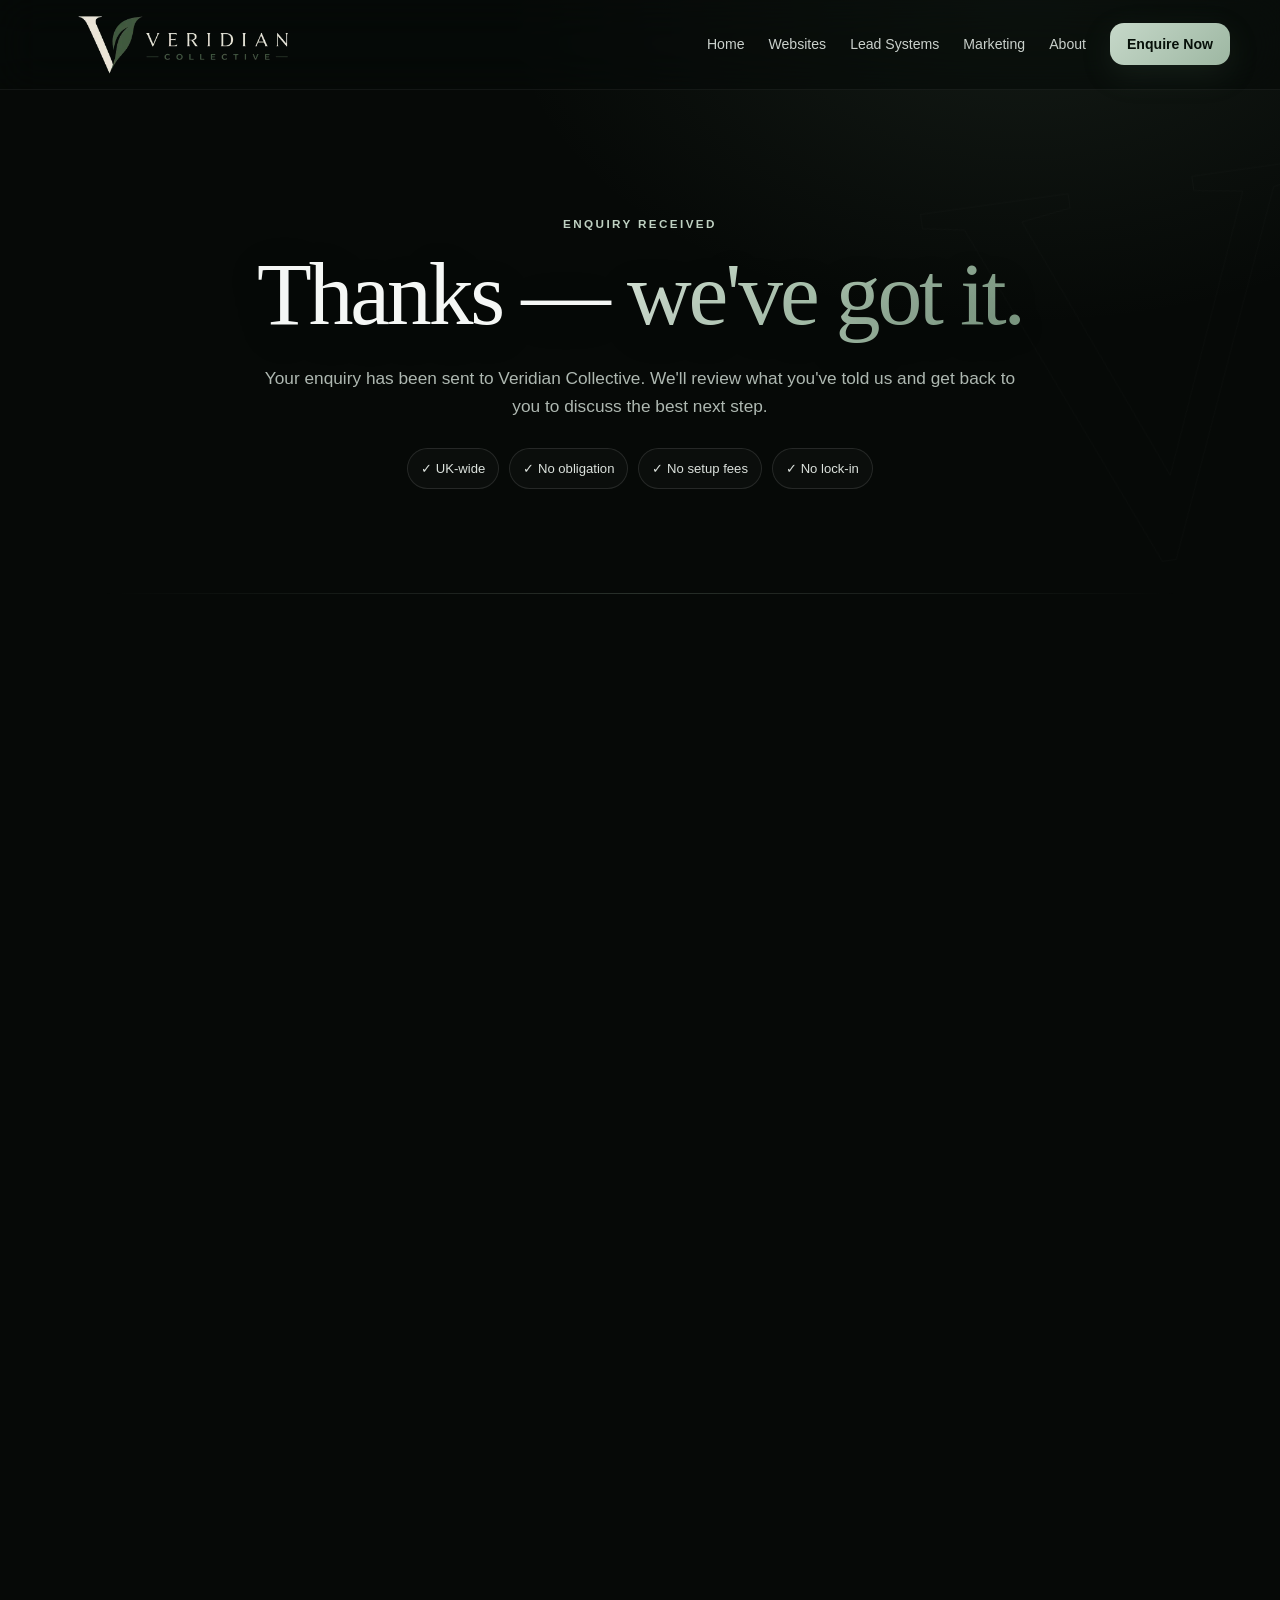
<file: thank-you.html>
<!doctype html><html lang="en-GB"><head><meta charset="utf-8">
<meta name="viewport" content="width=device-width,initial-scale=1">
<title>Thank You | Veridian Collective</title>
<meta name="description" content="Thanks for contacting Veridian Collective. Your enquiry has been received and we will review the next step for your business.">
<meta name="robots" content="noindex,follow">
<meta name="author" content="Veridian Collective">
<meta name="theme-color" content="#0a0e0b">
<link rel="canonical" href="https://www.veridiancollective.co.uk/thank-you">
<meta property="og:type" content="website">
<meta property="og:site_name" content="Veridian Collective">
<meta property="og:locale" content="en_GB">
<meta property="og:title" content="Veridian Collective | UK Website Design, Lead Generation & Digital Marketing">
<meta property="og:description" content="Websites, lead systems and measurable digital marketing for ambitious businesses across the UK.">
<meta property="og:url" content="https://www.veridiancollective.co.uk/thank-you">
<meta name="twitter:card" content="summary">
<meta name="twitter:title" content="Veridian Collective | UK Digital Growth Partner">
<meta name="twitter:description" content="Premium websites, lead generation systems, Google Ads, Meta Ads, local SEO and automated follow-up for UK businesses.">
<link rel="icon" type="image/png" sizes="256x256" href="assets/favicon.png">
<link rel="apple-touch-icon" href="assets/favicon.png">
<style>:root{--bg:#070a08;--panel:#0f1511;--text:#f5f7f5;--muted:#a8b1aa;--sage:#b8cfbc;--line:rgba(255,255,255,.11);--container:1180px}*{box-sizing:border-box}html{scroll-behavior:smooth}body{margin:0;background:radial-gradient(circle at 85% 0,rgba(116,145,123,.12),transparent 27%),var(--bg);color:var(--text);font:16px/1.6 Inter,-apple-system,BlinkMacSystemFont,"Segoe UI",sans-serif}a{color:inherit;text-decoration:none}.container{width:min(calc(100% - 40px),var(--container));margin:auto}.site-header{position:sticky;top:0;z-index:20;background:rgba(7,10,8,.88);backdrop-filter:blur(18px);border-bottom:1px solid var(--line)}.nav{min-height:84px;display:flex;align-items:center;justify-content:space-between;gap:25px}.brand{display:flex;align-items:center;gap:11px}.brand>span{display:grid;place-items:center;width:42px;height:42px;border:1px solid rgba(184,207,188,.35);border-radius:13px;color:var(--sage);font:26px Georgia,serif}.brand b{font-size:.8rem;letter-spacing:.13em}.brand i{font-style:normal;color:var(--sage)}.nav nav{display:flex;align-items:center;gap:24px;font-size:.88rem;color:#cad1cc}.menu{display:none;background:transparent;border:1px solid var(--line);color:#fff;border-radius:12px;padding:10px 13px}.button{display:inline-flex;align-items:center;justify-content:center;min-height:52px;padding:0 22px;border-radius:14px;background:var(--sage);color:#071009;font-weight:800}.button.small{min-height:42px;padding:0 17px}.secondary{background:transparent;color:#fff;border:1px solid var(--line)}.hero,.page-hero{padding:125px 0 105px}.hero-grid{display:grid;grid-template-columns:1.08fr .92fr;gap:70px;align-items:center}.eyebrow{color:var(--sage);font-size:.73rem;font-weight:850;letter-spacing:.17em;text-transform:uppercase;margin:0 0 17px}h1,h2{font-family:Georgia,"Times New Roman",serif;font-weight:500;line-height:.98;letter-spacing:-.035em}h1{font-size:clamp(3.6rem,7vw,6.8rem);max-width:900px;margin:0 0 27px}h1 span{color:var(--sage)}h2{font-size:clamp(2.6rem,5vw,4.8rem);margin:0 0 25px}h3{font-size:1.5rem}.lead{font-size:1.08rem;color:var(--muted);max-width:700px}.actions{display:flex;gap:12px;flex-wrap:wrap;margin-top:32px}.panel,.contact-card{border:1px solid var(--line);border-radius:28px;padding:35px;background:linear-gradient(145deg,rgba(23,33,26,.95),rgba(8,12,9,.98));box-shadow:0 30px 90px rgba(0,0,0,.35)}.panel h2{font-size:2.7rem}.mini-grid{display:grid;grid-template-columns:1fr 1fr;gap:10px;margin-top:35px}.mini-grid article{border:1px solid var(--line);border-radius:15px;padding:18px}.mini-grid b,.mini-grid span{display:block}.mini-grid b{color:var(--sage);font-size:.7rem}.mini-grid span{margin-top:18px}.trust{border-block:1px solid var(--line);padding:28px 0;background:rgba(255,255,255,.015)}.trust p{text-align:center;color:#68736b;font-size:.68rem;letter-spacing:.2em}.logos{display:grid;grid-template-columns:repeat(4,1fr);gap:12px;align-items:center;text-align:center}.logos>*{padding:18px;color:#9ca69e;font-size:.75rem;letter-spacing:.08em}.logos strong{color:#d8dfda}.section{padding:105px 0}.muted{background:linear-gradient(180deg,rgba(255,255,255,.018),transparent)}.cards{display:grid;grid-template-columns:repeat(3,1fr);gap:16px}.cards.two{grid-template-columns:1fr 1fr}.card,.price-card{border:1px solid var(--line);border-radius:24px;padding:32px;background:linear-gradient(150deg,rgba(20,28,22,.88),rgba(9,13,10,.92))}.card{transition:.2s}.card:hover{transform:translateY(-4px);border-color:rgba(184,207,188,.27)}.card>b,.flow b{color:var(--sage);font-size:.75rem}.card p,.price-card p,.flow p{color:var(--muted)}.card>span{color:var(--sage);font-size:.8rem;font-weight:800}.pricing{display:grid;grid-template-columns:1fr 1fr;gap:18px;max-width:980px}.price-card.featured{border-color:rgba(184,207,188,.32)}.price{font:500 clamp(3.2rem,6vw,5rem) Georgia,serif}.price small{font:600 .9rem Inter,sans-serif;color:#8c978f}.price-card ul{list-style:none;padding:0;margin:25px 0}.price-card li{padding:10px 0 10px 26px;border-bottom:1px solid rgba(255,255,255,.07);position:relative}.price-card li:before{content:"✓";position:absolute;left:0;color:var(--sage)}.flow{display:grid;grid-template-columns:repeat(4,1fr);gap:13px}.flow article{border:1px solid var(--line);border-radius:22px;padding:28px;min-height:230px;background:rgba(255,255,255,.02)}.flow h3{margin-top:70px}.cta{text-align:center;max-width:900px}.cta p{color:var(--muted)}.about-grid,.contact-grid{display:grid;grid-template-columns:.85fr 1.15fr;gap:70px;align-items:center}.founder{min-height:500px;border:1px solid var(--line);border-radius:28px;background:radial-gradient(circle at 50% 25%,rgba(184,207,188,.18),transparent 30%),#0d130f;display:flex;flex-direction:column;justify-content:space-between;padding:30px}.founder>span{margin:auto;font:9rem Georgia,serif;color:rgba(255,255,255,.07)}.founder strong,.founder small{display:block}.founder small{color:#89948c}blockquote{margin:30px 0;border-left:2px solid var(--sage);padding-left:22px;font:1.4rem/1.5 Georgia,serif}.placeholder{margin-top:30px;min-height:260px;border:1px dashed rgba(184,207,188,.3);border-radius:18px;display:grid;place-items:center;color:#6f7b72;font-size:.75rem;letter-spacing:.14em}.footer{border-top:1px solid var(--line);padding:40px 0;display:flex;align-items:center;justify-content:space-between;gap:20px;flex-wrap:wrap;color:#7e8981;font-size:.78rem}
.hero-points{display:flex;flex-wrap:wrap;gap:10px 18px;margin-top:24px;color:#d8dfda;font-size:.88rem}.hero-points span{display:inline-flex;align-items:center;gap:7px}.hero-points span::first-letter{color:var(--sage)}.hero-note{max-width:620px;margin:18px 0 0;color:#77827a;font-size:.82rem}.hero-panel{position:relative;overflow:hidden}.hero-panel:before{content:"";position:absolute;width:260px;height:260px;border-radius:50%;background:rgba(184,207,188,.08);filter:blur(8px);right:-100px;top:-120px;pointer-events:none}.hero-panel h2{margin-bottom:16px}.sage-text{color:var(--sage)}.panel-copy{color:var(--muted);margin:0 0 26px;max-width:560px}.hero-panel .mini-grid{margin-top:0}.hero-panel .mini-grid article{min-height:132px;background:rgba(255,255,255,.018)}.hero-panel .mini-grid span{margin-top:10px;font-weight:700}.hero-panel .mini-grid small{display:block;color:#849087;margin-top:7px;line-height:1.45}.panel-link{display:inline-block;margin-top:24px;color:var(--sage);font-weight:800;font-size:.88rem}.panel-link:hover{text-decoration:underline}
@media(max-width:850px){.menu{display:block}.nav nav{display:none;position:absolute;top:84px;left:14px;right:14px;flex-direction:column;align-items:stretch;padding:14px;background:#0a0e0b;border:1px solid var(--line);border-radius:18px}.nav nav.open{display:flex}.nav nav a{padding:10px}.hero-grid,.about-grid,.contact-grid{grid-template-columns:1fr}.cards,.flow{grid-template-columns:1fr 1fr}.pricing{grid-template-columns:1fr}.logos{grid-template-columns:1fr 1fr}.hero,.page-hero{padding:90px 0 75px}.section{padding:78px 0}}@media(max-width:560px){.container{width:min(calc(100% - 28px),var(--container))}.brand b{font-size:.7rem}.cards,.cards.two,.flow,.mini-grid{grid-template-columns:1fr}.logos>*{padding:10px}.actions{flex-direction:column}.actions .button{width:100%}.panel{padding:25px}.founder{min-height:390px}.founder>span{font-size:6rem}.section{padding:65px 0}.footer{align-items:flex-start;flex-direction:column}}
.app-page{display:none;min-height:60vh} .app-page.active{display:block;animation:pageIn .2s ease}
.nav nav a.active{color:var(--sage)} @keyframes pageIn{from{opacity:.3;transform:translateY(6px)}to{opacity:1;transform:none}}

.real-brand{display:flex;align-items:center;text-decoration:none;min-width:0}
.real-brand img{display:block;width:270px;max-width:32vw;height:auto;object-fit:contain}
.footer-brand img{width:230px;max-width:100%}
@media(max-width:760px){
  .real-brand img{width:205px;max-width:68vw}
  .footer-brand img{width:200px}
}

.real-brand img{
  mix-blend-mode:normal;
  filter:none;
}
.site-header .real-brand img{opacity:.98}
.footer-brand img{opacity:.9}

/* Smooth navigation + scroll motion */
html { scroll-behavior: smooth; }

body {
  overflow-x: hidden;
}

.app-page {
  transform-origin: 50% 0;
}

.app-page.active {
  animation: veridianPageIn .55s cubic-bezier(.22,.8,.25,1) both;
}

@keyframes veridianPageIn {
  0% {
    opacity: 0;
    transform: translateY(14px);
    filter: blur(2px);
  }
  100% {
    opacity: 1;
    transform: translateY(0);
    filter: blur(0);
  }
}

/* Reveal sections as they enter the viewport */
.app-page.active section,
.app-page.active .card,
.app-page.active .service-card,
.app-page.active .price-card,
.app-page.active .trust,
.app-page.active .cta {
  opacity: 0;
  transform: translateY(22px);
  transition:
    opacity .65s cubic-bezier(.22,.8,.25,1),
    transform .65s cubic-bezier(.22,.8,.25,1);
}

.app-page.active .reveal-visible {
  opacity: 1;
  transform: translateY(0);
}

/* Smoother interactive elements */
a, button, .button, .card {
  transition:
    transform .22s ease,
    opacity .22s ease,
    color .22s ease,
    background-color .22s ease,
    border-color .22s ease;
}

.button:hover {
  transform: translateY(-2px);
}

@media (prefers-reduced-motion: reduce) {
  html { scroll-behavior: auto; }
  *, *::before, *::after {
    animation-duration: .01ms !important;
    animation-iteration-count: 1 !important;
    transition-duration: .01ms !important;
    scroll-behavior: auto !important;
  }
}


.legal-hero{padding-bottom:2rem}
.legal-updated{margin-top:1.25rem;color:var(--muted);font-size:.92rem}
.legal-content{padding-top:2rem}
.legal-wrap{max-width:850px}
.legal-wrap h2{margin-top:2.3rem;margin-bottom:.65rem;font-size:1.25rem}
.legal-wrap p{color:var(--muted);line-height:1.8}
.legal-wrap a{color:var(--sage)}
.legal-contact{margin-top:3rem;padding:1.6rem;border:1px solid var(--line);border-radius:18px;background:rgba(255,255,255,.025)}
.legal-contact h2{margin-top:0}


.ghl-calendar-wrap{
  margin-top:24px;
  width:100%;
  min-height:876px;
  overflow:hidden;
  border-radius:18px;
  background:#fff;
}
.ghl-calendar-wrap iframe{
  display:block;
  width:100%;
  min-height:876px;
  border:0;
}
@media(max-width:760px){
  .ghl-calendar-wrap,
  .ghl-calendar-wrap iframe{min-height:900px}
}


/* Enquire page polish */
.enquire-hero{padding-bottom:70px}
.enquire-intro{max-width:760px}
.enquire-points{display:grid;grid-template-columns:repeat(3,1fr);gap:12px;margin-top:32px;max-width:900px}
.enquire-points article{border:1px solid var(--line);border-radius:18px;padding:18px;background:rgba(255,255,255,.025)}
.enquire-points strong{display:block;color:var(--sage);font-size:.76rem;letter-spacing:.08em;text-transform:uppercase;margin-bottom:5px}
.enquire-points span{color:#dce2dd;font-size:.9rem}
.enquire-section{padding-top:45px}
.enquire-copy{align-self:start;position:sticky;top:120px}
.enquire-copy h2{font-size:clamp(2.7rem,4vw,4.3rem)}
.enquire-benefits{display:grid;gap:12px;margin:30px 0}
.enquire-benefit{display:flex;gap:14px;align-items:flex-start;padding:16px 0;border-top:1px solid var(--line)}
.enquire-benefit:last-child{border-bottom:1px solid var(--line)}
.enquire-tick{flex:0 0 30px;width:30px;height:30px;border-radius:50%;display:grid;place-items:center;border:1px solid rgba(184,207,188,.35);color:var(--sage);font-weight:800}
.enquire-benefit b{display:block;margin-bottom:2px}.enquire-benefit p{margin:0;color:var(--muted);font-size:.92rem}
.enquire-direct{color:var(--muted);font-size:.9rem}.enquire-direct a{color:var(--sage)}
.enquire-form-card{padding:26px}.enquire-form-top{padding:4px 5px 20px;border-bottom:1px solid var(--line);margin-bottom:20px}
.enquire-form-top h3{margin:0 0 5px}.enquire-form-top p{margin:0;color:var(--muted)}
.enquire-trust{display:grid;grid-template-columns:repeat(3,1fr);gap:12px;margin-top:18px}
.enquire-trust div{text-align:center;padding:13px;border:1px solid var(--line);border-radius:14px;color:#aeb8b0;font-size:.78rem;background:rgba(255,255,255,.018)}
@media(max-width:850px){.enquire-copy{position:static}.enquire-points,.enquire-trust{grid-template-columns:1fr}.enquire-section{padding-top:20px}}

/* Trusted By — gunmetal logo showcase */
.trust{background:linear-gradient(135deg,#252A32 0%,#20242B 48%,#181B20 100%);border-top:1px solid rgba(255,255,255,.06);border-bottom:1px solid rgba(255,255,255,.06)}
.trust .logos{justify-content:center;gap:clamp(32px,7vw,96px);grid-template-columns:repeat(2,minmax(180px,320px));align-items:center}
.trust .logos img{filter:drop-shadow(0 10px 22px rgba(0,0,0,.28));max-width:100%}
@media(max-width:700px){.trust .logos{grid-template-columns:1fr;gap:24px}.trust .logos img{margin-inline:auto}}

/* Enquiry + strategy call choice */
.enquire-choice-intro{text-align:center;max-width:820px;margin:0 auto 34px}
.enquire-choice-intro h2{margin-bottom:14px}
.enquire-choice-intro .lead{margin-inline:auto}
.enquire-options{display:grid;grid-template-columns:1fr 1fr;gap:22px;align-items:stretch}
.enquire-option-card{border:1px solid var(--line);border-radius:28px;padding:26px;display:flex;flex-direction:column;background:linear-gradient(145deg,rgba(23,33,26,.95),rgba(8,12,9,.98));box-shadow:0 30px 90px rgba(0,0,0,.28);overflow:hidden}
.enquire-option-head{padding:4px 5px 20px;border-bottom:1px solid var(--line);margin-bottom:20px;min-height:230px}
.enquire-option-head .option-label{display:inline-flex;align-items:center;gap:8px;color:var(--sage);font-size:.72rem;font-weight:850;letter-spacing:.13em;text-transform:uppercase;margin-bottom:8px}
.enquire-option-head h3{margin:0 0 6px;font-size:1.65rem}.enquire-option-head p{margin:0;color:var(--muted);font-size:.92rem}
.booking-wrap{background:#fff;border-radius:14px;overflow:hidden;min-height:720px;margin-top:auto}
.booking-wrap iframe{display:block;width:100%;min-height:720px;border:0}
.enquire-form-card .ghl-calendar-wrap{border-radius:14px;overflow:hidden;margin-top:auto}
.enquire-bottom-note{text-align:center;color:var(--muted);font-size:.88rem;margin:24px auto 0;max-width:760px}
@media(max-width:980px){.enquire-options{grid-template-columns:1fr}.enquire-option-head{min-height:0}.booking-wrap,.booking-wrap iframe{min-height:760px}}
@media(max-width:560px){.enquire-option-card{padding:18px}.booking-wrap,.booking-wrap iframe{min-height:800px}}


/* v26 stronger enquiry page */
.enquire-reassure{display:flex;flex-wrap:wrap;gap:10px;margin-top:28px}.enquire-reassure span{padding:9px 13px;border:1px solid var(--line);border-radius:999px;background:rgba(255,255,255,.025);color:#dce2dd;font-size:.82rem}
.enquire-trusted{margin-top:28px;padding:22px 24px;border:1px solid var(--line);border-radius:20px;background:linear-gradient(135deg,rgba(32,36,43,.9),rgba(18,21,25,.9));display:flex;align-items:center;gap:24px;flex-wrap:wrap}.enquire-trusted>span{color:var(--sage);font-size:.72rem;font-weight:850;letter-spacing:.13em;text-transform:uppercase}.enquire-trusted .trust .container{padding:0}.enquire-trusted .logos{margin:0;gap:28px;justify-content:flex-start}.enquire-trusted .logos>div{min-width:150px}
.enquire-option-card{position:relative}.enquire-option-card:before{content:'';position:absolute;inset:0 0 auto 0;height:2px;background:linear-gradient(90deg,var(--sage),transparent 70%);opacity:.8}.option-fit{margin:12px 0 0;color:#cbd4cd;font-size:.82rem}.option-fit strong{color:#fff}.enquire-next{margin-top:44px;padding-top:38px;border-top:1px solid var(--line)}.enquire-next-head{text-align:center;max-width:720px;margin:0 auto 28px}.enquire-next-grid{display:grid;grid-template-columns:repeat(3,1fr);gap:14px}.enquire-next-grid article{padding:22px;border:1px solid var(--line);border-radius:18px;background:rgba(255,255,255,.02)}.enquire-next-grid b{color:var(--sage);font-size:.75rem;letter-spacing:.12em}.enquire-next-grid h3{margin:8px 0 6px;font-size:1.08rem}.enquire-next-grid p{margin:0;color:var(--muted);font-size:.88rem}.enquire-reassurance-strip{margin-top:22px;text-align:center;padding:16px;border:1px solid rgba(184,207,188,.22);border-radius:16px;background:rgba(184,207,188,.045);color:#dce2dd;font-size:.86rem}.enquire-reassurance-strip b{color:var(--sage)}
@media(max-width:760px){.enquire-next-grid{grid-template-columns:1fr}.enquire-trusted{padding:18px}.enquire-reassure{gap:8px}}
</style>
<style>
.site-footer{border-top:1px solid var(--line);background:linear-gradient(180deg,rgba(19,27,21,.72),#070a08 38%);padding:0 0 28px}
.footer-cta{display:flex;align-items:center;justify-content:space-between;gap:30px;padding:64px 0 54px;border-bottom:1px solid var(--line)}
.footer-cta h2{font-size:clamp(2.5rem,5vw,4.5rem);margin:0;max-width:720px}.footer-cta h2 span{color:var(--sage)}
.footer-grid{display:grid;grid-template-columns:1.65fr 1fr 1fr 1.2fr;gap:48px;padding:58px 0 48px}.footer-about p{max-width:360px;color:var(--muted);margin:22px 0 0}.footer-col{display:flex;flex-direction:column;align-items:flex-start;gap:10px;color:#98a39b;font-size:.88rem}.footer-col strong{color:#f4f7f4;font-size:.76rem;letter-spacing:.14em;text-transform:uppercase;margin-bottom:7px}.footer-col a{transition:.2s}.footer-col a:hover{color:var(--sage)}
.footer-bottom{border-top:1px solid var(--line);padding-top:24px;display:flex;align-items:center;justify-content:space-between;gap:20px;color:#748078;font-size:.76rem}.footer-bottom div{display:flex;gap:10px;align-items:center}.footer-bottom a:hover{color:var(--sage)}
.footer-brand img{width:215px;max-width:100%;height:auto}
@media(max-width:850px){.footer-cta{align-items:flex-start}.footer-grid{grid-template-columns:1fr 1fr;gap:38px}.footer-about{grid-column:1/-1}.footer-bottom{align-items:flex-start}}
@media(max-width:560px){.footer-cta{flex-direction:column;padding:48px 0 42px}.footer-cta .button{width:100%}.footer-grid{grid-template-columns:1fr;padding:44px 0 38px}.footer-about{grid-column:auto}.footer-bottom{flex-direction:column}.footer-bottom div{flex-wrap:wrap}}
</style>
<script type="application/ld+json">{"@context":"https://schema.org","@graph":[{"@type":"Organization","@id":"https://veridiancollective.co.uk/#organization","name":"Veridian Collective","url":"https://veridiancollective.co.uk/","email":"rjones@veridiancollective.co.uk","areaServed":{"@type":"Country","name":"United Kingdom"},"founder":{"@type":"Person","name":"Ryley Jones"},"knowsAbout":["Website Design","Lead Generation","Google Ads","Meta Ads","Local SEO","CRM Automation","Automated Lead Follow-Up"]},{"@type":"ProfessionalService","@id":"https://veridiancollective.co.uk/#service","name":"Veridian Collective","url":"https://veridiancollective.co.uk/","email":"rjones@veridiancollective.co.uk","areaServed":{"@type":"Country","name":"United Kingdom"},"audience":{"@type":"BusinessAudience","audienceType":"Business owners in the United Kingdom"},"hasOfferCatalog":{"@type":"OfferCatalog","name":"Digital Growth Services","itemListElement":[{"@type":"Offer","itemOffered":{"@type":"Service","name":"Website Design","description":"Premium responsive website design and development for UK businesses."}},{"@type":"Offer","itemOffered":{"@type":"Service","name":"Lead Generation Systems","description":"CRM-connected lead capture and automated follow-up systems."}},{"@type":"Offer","itemOffered":{"@type":"Service","name":"Google Ads Management"}},{"@type":"Offer","itemOffered":{"@type":"Service","name":"Meta Ads Management"}},{"@type":"Offer","itemOffered":{"@type":"Service","name":"Local SEO"}}]}}]}</script>

<link rel="preconnect" href="https://api.leadconnectorhq.com" crossorigin>
<link rel="preconnect" href="https://link.msgsndr.com" crossorigin>
<link rel="dns-prefetch" href="//api.leadconnectorhq.com">
<link rel="dns-prefetch" href="//link.msgsndr.com">

<style id="performance-optimisations">
/* Render below-the-fold sections only as they approach the viewport. */
.section, .trust, .footer-shell { content-visibility:auto; contain-intrinsic-size:1px 700px; }
/* Keep embedded booking/form areas stable while third-party content loads. */
iframe[src*="leadconnectorhq.com"] { background:#0b100d; }
</style>
<style>html{-webkit-text-size-adjust:100%;text-size-adjust:100%}body{overflow-x:hidden}img,svg{max-width:100%;height:auto}@media(max-width:560px){.container{width:min(calc(100% - 24px),var(--container))}.button{min-height:46px}}</style><style id="premium-visual-pass">
:root{--sage-soft:#a8beaC;--sage-bright:#d3e2d5;--glass:rgba(15,22,17,.72);--glass-line:rgba(211,226,213,.13);--deep:#050806}
body{background:radial-gradient(900px 520px at 85% -8%,rgba(144,174,151,.12),transparent 62%),radial-gradient(700px 460px at -8% 34%,rgba(94,123,102,.07),transparent 62%),linear-gradient(180deg,#070a08 0%,#050806 100%);background-attachment:fixed}
body:before{content:"V";position:fixed;right:-5vw;top:17vh;font:500 min(44vw,620px)/.75 Georgia,serif;color:transparent;-webkit-text-stroke:1px rgba(184,207,188,.025);pointer-events:none;z-index:-1;transform:rotate(-8deg)}
.site-header{background:rgba(7,10,8,.54);border-bottom-color:rgba(255,255,255,.055);backdrop-filter:blur(22px) saturate(125%);-webkit-backdrop-filter:blur(22px) saturate(125%);transition:background .35s ease,border-color .35s ease,box-shadow .35s ease}
.site-header.is-scrolled{background:rgba(7,10,8,.88);border-bottom-color:rgba(184,207,188,.10);box-shadow:0 16px 50px rgba(0,0,0,.24)}
.nav nav a:not(.button){position:relative;transition:color .25s ease}.nav nav a:not(.button):after{content:"";position:absolute;left:10px;right:10px;bottom:4px;height:1px;background:linear-gradient(90deg,transparent,var(--sage-bright),transparent);transform:scaleX(0);transition:transform .25s ease}.nav nav a:not(.button):hover:after,.nav nav a.active:not(.button):after{transform:scaleX(1)}
.hero,.page-hero{position:relative;overflow:hidden}.hero:after,.page-hero:after{content:"";position:absolute;inset:auto 8% 0;height:1px;background:linear-gradient(90deg,transparent,rgba(184,207,188,.20),transparent)}
h1,h2{text-wrap:balance;text-shadow:0 8px 40px rgba(0,0,0,.22)}h1 span,h2 span{background:linear-gradient(120deg,#d9e6da 0%,#a9c2ad 48%,#78947e 100%);-webkit-background-clip:text;background-clip:text;color:transparent}
.eyebrow{color:#bfd1c2;letter-spacing:.205em}.lead{color:#aeb8b1}
.panel,.contact-card,.card,.price-card,.flow article,.enquire-option-card,.faq-list details{position:relative;background:linear-gradient(145deg,rgba(22,31,25,.78),rgba(8,12,9,.82));border-color:var(--glass-line);box-shadow:0 22px 65px rgba(0,0,0,.20),inset 0 1px rgba(255,255,255,.025);backdrop-filter:blur(12px);-webkit-backdrop-filter:blur(12px)}
.panel:before,.contact-card:before,.card:before,.price-card:before,.flow article:before,.enquire-option-card:before{content:"";position:absolute;left:9%;right:9%;top:-1px;height:1px;background:linear-gradient(90deg,transparent,rgba(218,233,220,.26),transparent);pointer-events:none}
.card,.price-card,.flow article,.enquire-option-card{transition:transform .32s cubic-bezier(.2,.7,.2,1),border-color .32s ease,box-shadow .32s ease}.card:hover,.price-card:hover,.flow article:hover{transform:translateY(-5px);border-color:rgba(184,207,188,.26);box-shadow:0 28px 80px rgba(0,0,0,.30),0 0 0 1px rgba(184,207,188,.035)}
.button{position:relative;overflow:hidden;background:linear-gradient(135deg,#c6d8c9,#9db7a2);box-shadow:0 10px 32px rgba(112,145,119,.13);transition:transform .22s ease,box-shadow .22s ease,filter .22s ease}.button:before{content:"";position:absolute;top:-100%;bottom:-100%;width:42%;left:-60%;background:linear-gradient(90deg,transparent,rgba(255,255,255,.30),transparent);transform:skewX(-18deg);transition:left .55s ease}.button:hover{transform:translateY(-2px);box-shadow:0 16px 38px rgba(112,145,119,.22);filter:brightness(1.04)}.button:hover:before{left:125%}.button.secondary{background:rgba(255,255,255,.025);box-shadow:none}.button.secondary:hover{border-color:rgba(184,207,188,.30);background:rgba(184,207,188,.055)}
.section{position:relative}.section.muted{background:linear-gradient(180deg,rgba(184,207,188,.025),rgba(255,255,255,.008) 50%,transparent)}.section.muted:before{content:"";position:absolute;top:0;left:8%;right:8%;height:1px;background:linear-gradient(90deg,transparent,rgba(184,207,188,.12),transparent)}
.trust{background:linear-gradient(180deg,rgba(35,41,48,.86),rgba(20,24,29,.92));border-block-color:rgba(255,255,255,.08);box-shadow:inset 0 1px rgba(255,255,255,.02),inset 0 -1px rgba(255,255,255,.02)}.logos>div{border-radius:18px;transition:background .25s ease,transform .25s ease}.logos>div:hover{background:rgba(255,255,255,.025);transform:translateY(-2px)}
.faq-list details{overflow:hidden;transition:border-color .25s ease,background .25s ease}.faq-list details[open]{border-color:rgba(184,207,188,.25);background:linear-gradient(145deg,rgba(26,36,29,.86),rgba(10,14,11,.88))}.faq-list summary{transition:color .2s ease}.faq-list summary:hover{color:var(--sage-bright)}
.site-footer{background:radial-gradient(700px 260px at 50% 0,rgba(120,151,127,.07),transparent 70%),#060907}
.reveal-visible{animation:premiumReveal .65s cubic-bezier(.2,.7,.2,1) both}@keyframes premiumReveal{from{opacity:0;transform:translateY(14px)}to{opacity:1;transform:none}}
@media(max-width:850px){body{background-attachment:scroll}.site-header{background:rgba(7,10,8,.88)}.nav nav{background:rgba(8,12,9,.96);backdrop-filter:blur(20px);box-shadow:0 22px 60px rgba(0,0,0,.35)}}
@media(prefers-reduced-motion:reduce){.button,.card,.price-card,.flow article,.site-header,.nav nav a:after,.logos>div{transition:none!important}.button:before{display:none}.reveal-visible{animation:none!important}}
</style>
<style id="v34-support-polish">body{background:radial-gradient(800px 500px at 80% 0,rgba(115,150,123,.12),transparent 65%),#060907}.panel{box-shadow:0 35px 100px rgba(0,0,0,.35),inset 0 1px rgba(255,255,255,.05)}.site-footer{background:radial-gradient(700px 260px at 50% 0,rgba(120,151,127,.07),transparent 70%),#060907}</style></head><body>
<header class="site-header"><div class="container nav">
<a class="brand real-brand" href="/#home" aria-label="Veridian Collective home"><img src="assets/veridian-logo-header.webp" alt="Veridian Collective"></a>
<button class="menu" aria-label="Open navigation">☰</button>
<nav><a href="/#home">Home</a><a href="/#websites">Websites</a><a href="/#lead-systems">Lead Systems</a><a href="/#marketing">Marketing</a><a href="/#about">About</a><a href="/#contact" class="button small">Enquire Now</a></nav>
</div></header>
<main>
<section class="page-hero" style="min-height:46vh;display:flex;align-items:center;text-align:center;">
  <div class="container" style="max-width:900px;">
    <p class="eyebrow">ENQUIRY RECEIVED</p>
    <h1>Thanks — <span>we've got it.</span></h1>
    <p class="lead" style="margin-inline:auto;max-width:760px;">Your enquiry has been sent to Veridian Collective. We'll review what you've told us and get back to you to discuss the best next step.</p>
    <div class="enquire-reassure" style="justify-content:center;"><span>✓ UK-wide</span><span>✓ No obligation</span><span>✓ No setup fees</span><span>✓ No lock-in</span></div>
  </div>
</section>
<section class="section">
  <div class="container" style="max-width:1050px;">
    <div class="panel" style="text-align:center;padding:42px 28px;">
      <p class="eyebrow">WANT TO GET STARTED SOONER?</p>
      <h2>Book your strategy call now.</h2>
      <p class="lead" style="margin:0 auto 24px;max-width:700px;">Skip the back-and-forth and choose a time that works for you. We'll talk through your business, goals and where the strongest opportunity may be.</p>
      <a class="button" href="/#contact">Book a Strategy Call</a>
      <a class="button secondary" href="/#home" style="margin-left:10px;">Back to Home</a>
    </div>
    <div class="enquire-next" style="margin-top:52px;">
      <div class="enquire-next-head"><p class="eyebrow">WHAT HAPPENS NEXT?</p><h2>Simple, clear and focused on your business.</h2></div>
      <div class="enquire-next-grid">
        <article><b>01 · REVIEW</b><h3>We read your enquiry.</h3><p>We'll look at what you've told us about your business, goals and the service you're interested in.</p></article>
        <article><b>02 · OPPORTUNITY</b><h3>We consider the best next step.</h3><p>We'll focus on the areas most relevant to you — website, lead systems, advertising, SEO or wider growth.</p></article>
        <article><b>03 · CONTACT</b><h3>We come back to you.</h3><p>You'll get a clear next step. If we're a good fit, we'll explain how we can move forward without pressure.</p></article>
      </div>
    </div>
  </div>
</section>
</main>
<footer class="site-footer">
  <div class="container">
    <div class="footer-cta">
      <div><p class="eyebrow">READY TO GROW?</p><h2>Turn attention into <span>revenue.</span></h2></div>
      <a class="button" href="/#contact">Enquire Now</a>
    </div>
    <div class="footer-grid">
      <div class="footer-about"><div class="brand real-brand footer-brand"><img src="assets/veridian-logo-header.webp" alt="Veridian Collective"></div><p>Digital systems built to generate demand and turn it into predictable revenue.</p></div>
      <div class="footer-col"><strong>Services</strong><a href="/#websites">Website Design</a><a href="/#marketing">Google Ads</a><a href="/#marketing">Meta Ads</a><a href="/#marketing">Local SEO</a><a href="/#lead-systems">AI Follow-Up</a></div>
      <div class="footer-col"><strong>Company</strong><a href="/#about">About</a><a href="/#contact">Enquire Now</a><a href="/#privacy">Privacy Policy</a></div>
      <div class="footer-col"><strong>Contact</strong><a href="mailto:rjones@veridiancollective.co.uk?subject=Veridian%20Collective%20Enquiry" title="Email Veridian Collective">rjones@veridiancollective.co.uk</a><a href="/#contact" title="Book a Strategy Call" onclick="setTimeout(()=>{const f=document.querySelector('.gcal-wrap iframe, iframe[src*=\"booking\"]'); if(f) f.scrollIntoView({behavior:'smooth',block:'center'});},350)">Book a Strategy Call</a><span>United Kingdom</span></div>
    </div>
    <div class="footer-bottom"><small>© 2026 Veridian Collective. All rights reserved.</small><div><a href="/#privacy">Privacy Policy</a><span>·</span><a href="/#contact">Enquire Now</a></div></div>
  </div>
</footer>
<script>
const btn=document.querySelector('.menu'),nav=document.querySelector('.nav nav');
btn?.addEventListener('click',()=>nav.classList.toggle('open'));
</script>
<script id="premium-header-behaviour">(()=>{const h=document.querySelector('.site-header');if(!h)return;const sync=()=>h.classList.toggle('is-scrolled',scrollY>18);sync();addEventListener('scroll',sync,{passive:true});})();</script>
</body></html>
</file>
<file: assets/marketing-navigation.css>
/* Accessible Marketing navigation submenu */
.nav .marketing-dropdown{position:relative;display:flex;align-items:center}
.nav .marketing-toggle{border:0;background:transparent;color:inherit;font:inherit;cursor:pointer;padding:10px 3px;display:flex;align-items:center;gap:7px}
.nav .marketing-toggle::after{content:"";width:6px;height:6px;border-right:1.5px solid currentColor;border-bottom:1.5px solid currentColor;transform:translateY(-2px) rotate(45deg)}
.nav .marketing-submenu{display:none;position:absolute;z-index:120;top:calc(100% - 1px);left:-15px;min-width:205px;padding:9px;background:#101711;border:1px solid rgba(183,211,191,.23);border-radius:13px;box-shadow:0 20px 42px rgba(0,0,0,.42);flex-direction:column;gap:0}
.nav .marketing-submenu a{display:block;padding:12px 13px;color:#e4ece5;border-radius:8px;white-space:nowrap;text-decoration:none}
.nav .marketing-submenu a:hover,.nav .marketing-submenu a:focus-visible{background:rgba(172,200,178,.13);color:#fff}
.nav .marketing-dropdown:hover .marketing-submenu,.nav .marketing-dropdown:focus-within .marketing-submenu,.nav .marketing-dropdown.is-open .marketing-submenu{display:flex}
.nav .marketing-toggle:focus-visible{outline:2px solid #b8d2be;outline-offset:3px}
@media(max-width:850px){.nav .marketing-dropdown{display:block;width:100%}.nav .marketing-toggle{width:100%;padding:10px;text-align:left;justify-content:space-between}.nav .marketing-submenu{position:static;min-width:0;width:100%;box-shadow:none;margin:0 0 5px;padding:3px 8px;background:rgba(255,255,255,.025)}.nav .marketing-dropdown:hover .marketing-submenu{display:none}.nav .marketing-dropdown.is-open .marketing-submenu,.nav .marketing-dropdown:focus-within .marketing-submenu{display:flex}}
</file>
<file: assets/veridian-shared.css>
:root{--bg:#070a08;--panel:#0f1511;--text:#f5f7f5;--muted:#a8b1aa;--sage:#b8cfbc;--line:rgba(255,255,255,.11);--container:1180px}*{box-sizing:border-box}html{scroll-behavior:smooth}body{margin:0;background:radial-gradient(circle at 85% 0,rgba(116,145,123,.12),transparent 27%),var(--bg);color:var(--text);font:16px/1.6 Inter,-apple-system,BlinkMacSystemFont,"Segoe UI",sans-serif}a{color:inherit;text-decoration:none}.container{width:min(calc(100% - 40px),var(--container));margin:auto}.site-header{position:sticky;top:0;z-index:20;background:rgba(7,10,8,.88);backdrop-filter:blur(18px);border-bottom:1px solid var(--line)}.nav{min-height:84px;display:flex;align-items:center;justify-content:space-between;gap:25px}.brand{display:flex;align-items:center;gap:11px}.brand>span{display:grid;place-items:center;width:42px;height:42px;border:1px solid rgba(184,207,188,.35);border-radius:13px;color:var(--sage);font:26px Georgia,serif}.brand b{font-size:.8rem;letter-spacing:.13em}.brand i{font-style:normal;color:var(--sage)}.nav nav{display:flex;align-items:center;gap:24px;font-size:.88rem;color:#cad1cc}.menu{display:none;background:transparent;border:1px solid var(--line);color:#fff;border-radius:12px;padding:10px 13px}.button{display:inline-flex;align-items:center;justify-content:center;min-height:52px;padding:0 22px;border-radius:14px;background:var(--sage);color:#071009;font-weight:800}.button.small{min-height:42px;padding:0 17px}.secondary{background:transparent;color:#fff;border:1px solid var(--line)}.hero,.page-hero{padding:125px 0 105px}.hero-grid{display:grid;grid-template-columns:1.08fr .92fr;gap:70px;align-items:center}.eyebrow{color:var(--sage);font-size:.73rem;font-weight:850;letter-spacing:.17em;text-transform:uppercase;margin:0 0 17px}h1,h2{font-family:Georgia,"Times New Roman",serif;font-weight:500;line-height:.98;letter-spacing:-.035em}h1{font-size:clamp(3.6rem,7vw,6.8rem);max-width:900px;margin:0 0 27px}h1 span{color:var(--sage)}h2{font-size:clamp(2.6rem,5vw,4.8rem);margin:0 0 25px}h3{font-size:1.5rem}.lead{font-size:1.08rem;color:var(--muted);max-width:700px}.actions{display:flex;gap:12px;flex-wrap:wrap;margin-top:32px}.panel,.contact-card{border:1px solid var(--line);border-radius:28px;padding:35px;background:linear-gradient(145deg,rgba(23,33,26,.95),rgba(8,12,9,.98));box-shadow:0 30px 90px rgba(0,0,0,.35)}.panel h2{font-size:2.7rem}.mini-grid{display:grid;grid-template-columns:1fr 1fr;gap:10px;margin-top:35px}.mini-grid article{border:1px solid var(--line);border-radius:15px;padding:18px}.mini-grid b,.mini-grid span{display:block}.mini-grid b{color:var(--sage);font-size:.7rem}.mini-grid span{margin-top:18px}.trust{border-block:1px solid var(--line);padding:28px 0;background:rgba(255,255,255,.015)}.trust p{text-align:center;color:#68736b;font-size:.68rem;letter-spacing:.2em}.logos{display:grid;grid-template-columns:repeat(4,1fr);gap:12px;align-items:center;text-align:center}.logos>*{padding:18px;color:#9ca69e;font-size:.75rem;letter-spacing:.08em}.logos strong{color:#d8dfda}.section{padding:105px 0}.muted{background:linear-gradient(180deg,rgba(255,255,255,.018),transparent)}.cards{display:grid;grid-template-columns:repeat(3,1fr);gap:16px}.cards.two{grid-template-columns:1fr 1fr}.card,.price-card{border:1px solid var(--line);border-radius:24px;padding:32px;background:linear-gradient(150deg,rgba(20,28,22,.88),rgba(9,13,10,.92))}.card{transition:.2s}.card:hover{transform:translateY(-4px);border-color:rgba(184,207,188,.27)}.card>b,.flow b{color:var(--sage);font-size:.75rem}.card p,.price-card p,.flow p{color:var(--muted)}.card>span{color:var(--sage);font-size:.8rem;font-weight:800}.pricing{display:grid;grid-template-columns:1fr 1fr;gap:18px;max-width:980px}.price-card.featured{border-color:rgba(184,207,188,.32)}.price{font:500 clamp(3.2rem,6vw,5rem) Georgia,serif}.price small{font:600 .9rem Inter,sans-serif;color:#8c978f}.price-card ul{list-style:none;padding:0;margin:25px 0}.price-card li{padding:10px 0 10px 26px;border-bottom:1px solid rgba(255,255,255,.07);position:relative}.price-card li:before{content:"✓";position:absolute;left:0;color:var(--sage)}.flow{display:grid;grid-template-columns:repeat(4,1fr);gap:13px}.flow article{border:1px solid var(--line);border-radius:22px;padding:28px;min-height:230px;background:rgba(255,255,255,.02)}.flow h3{margin-top:70px}.cta{text-align:center;max-width:900px}.cta p{color:var(--muted)}.about-grid,.contact-grid{display:grid;grid-template-columns:.85fr 1.15fr;gap:70px;align-items:center}.founder{min-height:500px;border:1px solid var(--line);border-radius:28px;background:radial-gradient(circle at 50% 25%,rgba(184,207,188,.18),transparent 30%),#0d130f;display:flex;flex-direction:column;justify-content:space-between;padding:30px}.founder>span{margin:auto;font:9rem Georgia,serif;color:rgba(255,255,255,.07)}.founder strong,.founder small{display:block}.founder small{color:#89948c}blockquote{margin:30px 0;border-left:2px solid var(--sage);padding-left:22px;font:1.4rem/1.5 Georgia,serif}.placeholder{margin-top:30px;min-height:260px;border:1px dashed rgba(184,207,188,.3);border-radius:18px;display:grid;place-items:center;color:#6f7b72;font-size:.75rem;letter-spacing:.14em}.footer{border-top:1px solid var(--line);padding:40px 0;display:flex;align-items:center;justify-content:space-between;gap:20px;flex-wrap:wrap;color:#7e8981;font-size:.78rem}
.hero-points{display:flex;flex-wrap:wrap;gap:10px 18px;margin-top:24px;color:#d8dfda;font-size:.88rem}.hero-points span{display:inline-flex;align-items:center;gap:7px}.hero-points span::first-letter{color:var(--sage)}.hero-note{max-width:620px;margin:18px 0 0;color:#77827a;font-size:.82rem}.hero-panel{position:relative;overflow:hidden}.hero-panel:before{content:"";position:absolute;width:260px;height:260px;border-radius:50%;background:rgba(184,207,188,.08);filter:blur(8px);right:-100px;top:-120px;pointer-events:none}.hero-panel h2{margin-bottom:16px}.sage-text{color:var(--sage)}.panel-copy{color:var(--muted);margin:0 0 26px;max-width:560px}.hero-panel .mini-grid{margin-top:0}.hero-panel .mini-grid article{min-height:132px;background:rgba(255,255,255,.018)}.hero-panel .mini-grid span{margin-top:10px;font-weight:700}.hero-panel .mini-grid small{display:block;color:#849087;margin-top:7px;line-height:1.45}.panel-link{display:inline-block;margin-top:24px;color:var(--sage);font-weight:800;font-size:.88rem}.panel-link:hover{text-decoration:underline}
@media(max-width:850px){.menu{display:block}.nav nav{display:none;position:absolute;top:84px;left:14px;right:14px;flex-direction:column;align-items:stretch;padding:14px;background:#0a0e0b;border:1px solid var(--line);border-radius:18px}.nav nav.open{display:flex}.nav nav a{padding:10px}.hero-grid,.about-grid,.contact-grid{grid-template-columns:1fr}.cards,.flow{grid-template-columns:1fr 1fr}.pricing{grid-template-columns:1fr}.logos{grid-template-columns:1fr 1fr}.hero,.page-hero{padding:90px 0 75px}.section{padding:78px 0}}@media(max-width:560px){.container{width:min(calc(100% - 28px),var(--container))}.brand b{font-size:.7rem}.cards,.cards.two,.flow,.mini-grid{grid-template-columns:1fr}.logos>*{padding:10px}.actions{flex-direction:column}.actions .button{width:100%}.panel{padding:25px}.founder{min-height:390px}.founder>span{font-size:6rem}.section{padding:65px 0}.footer{align-items:flex-start;flex-direction:column}}
.app-page{display:none;min-height:60vh} .app-page.active{display:block;animation:pageIn .2s ease}
.nav nav a.active{color:var(--sage)} @keyframes pageIn{from{opacity:.3;transform:translateY(6px)}to{opacity:1;transform:none}}

.real-brand{display:flex;align-items:center;text-decoration:none;min-width:0}
.real-brand img{display:block;width:270px;max-width:32vw;height:auto;object-fit:contain}
.footer-brand img{width:230px;max-width:100%}
@media(max-width:760px){
  .real-brand img{width:205px;max-width:68vw}
  .footer-brand img{width:200px}
}

.real-brand img{
  mix-blend-mode:normal;
  filter:none;
}
.site-header .real-brand img{opacity:.98}
.footer-brand img{opacity:.9}

/* Smooth navigation + scroll motion */
html { scroll-behavior: smooth; }

body {
  overflow-x: hidden;
}

.app-page {
  transform-origin: 50% 0;
}

.app-page.active {
  animation: veridianPageIn .55s cubic-bezier(.22,.8,.25,1) both;
}

@keyframes veridianPageIn {
  0% {
    opacity: 0;
    transform: translateY(14px);
    filter: blur(2px);
  }
  100% {
    opacity: 1;
    transform: translateY(0);
    filter: blur(0);
  }
}

/* Reveal sections as they enter the viewport */
.app-page.active section,
.app-page.active .card,
.app-page.active .service-card,
.app-page.active .price-card,
.app-page.active .trust,
.app-page.active .cta {
  opacity: 0;
  transform: translateY(22px);
  transition:
    opacity .65s cubic-bezier(.22,.8,.25,1),
    transform .65s cubic-bezier(.22,.8,.25,1);
}

.app-page.active .reveal-visible {
  opacity: 1;
  transform: translateY(0);
}

/* Smoother interactive elements */
a, button, .button, .card {
  transition:
    transform .22s ease,
    opacity .22s ease,
    color .22s ease,
    background-color .22s ease,
    border-color .22s ease;
}

.button:hover {
  transform: translateY(-2px);
}

@media (prefers-reduced-motion: reduce) {
  html { scroll-behavior: auto; }
  *, *::before, *::after {
    animation-duration: .01ms !important;
    animation-iteration-count: 1 !important;
    transition-duration: .01ms !important;
    scroll-behavior: auto !important;
  }
}


.legal-hero{padding-bottom:2rem}
.legal-updated{margin-top:1.25rem;color:var(--muted);font-size:.92rem}
.legal-content{padding-top:2rem}
.legal-wrap{max-width:850px}
.legal-wrap h2{margin-top:2.3rem;margin-bottom:.65rem;font-size:1.25rem}
.legal-wrap p{color:var(--muted);line-height:1.8}
.legal-wrap a{color:var(--sage)}
.legal-contact{margin-top:3rem;padding:1.6rem;border:1px solid var(--line);border-radius:18px;background:rgba(255,255,255,.025)}
.legal-contact h2{margin-top:0}


.ghl-calendar-wrap{
  margin-top:24px;
  width:100%;
  min-height:876px;
  overflow:hidden;
  border-radius:18px;
  background:#fff;
}
.ghl-calendar-wrap iframe{
  display:block;
  width:100%;
  min-height:876px;
  border:0;
}
@media(max-width:760px){
  .ghl-calendar-wrap,
  .ghl-calendar-wrap iframe{min-height:900px}
}


/* Enquire page polish */
.enquire-hero{padding-bottom:70px}
.enquire-intro{max-width:760px}
.enquire-points{display:grid;grid-template-columns:repeat(3,1fr);gap:12px;margin-top:32px;max-width:900px}
.enquire-points article{border:1px solid var(--line);border-radius:18px;padding:18px;background:rgba(255,255,255,.025)}
.enquire-points strong{display:block;color:var(--sage);font-size:.76rem;letter-spacing:.08em;text-transform:uppercase;margin-bottom:5px}
.enquire-points span{color:#dce2dd;font-size:.9rem}
.enquire-section{padding-top:45px}
.enquire-copy{align-self:start;position:sticky;top:120px}
.enquire-copy h2{font-size:clamp(2.7rem,4vw,4.3rem)}
.enquire-benefits{display:grid;gap:12px;margin:30px 0}
.enquire-benefit{display:flex;gap:14px;align-items:flex-start;padding:16px 0;border-top:1px solid var(--line)}
.enquire-benefit:last-child{border-bottom:1px solid var(--line)}
.enquire-tick{flex:0 0 30px;width:30px;height:30px;border-radius:50%;display:grid;place-items:center;border:1px solid rgba(184,207,188,.35);color:var(--sage);font-weight:800}
.enquire-benefit b{display:block;margin-bottom:2px}.enquire-benefit p{margin:0;color:var(--muted);font-size:.92rem}
.enquire-direct{color:var(--muted);font-size:.9rem}.enquire-direct a{color:var(--sage)}
.enquire-form-card{padding:26px}.enquire-form-top{padding:4px 5px 20px;border-bottom:1px solid var(--line);margin-bottom:20px}
.enquire-form-top h3{margin:0 0 5px}.enquire-form-top p{margin:0;color:var(--muted)}
.enquire-trust{display:grid;grid-template-columns:repeat(3,1fr);gap:12px;margin-top:18px}
.enquire-trust div{text-align:center;padding:13px;border:1px solid var(--line);border-radius:14px;color:#aeb8b0;font-size:.78rem;background:rgba(255,255,255,.018)}
@media(max-width:850px){.enquire-copy{position:static}.enquire-points,.enquire-trust{grid-template-columns:1fr}.enquire-section{padding-top:20px}}

/* Trusted By — gunmetal logo showcase */
.trust{background:linear-gradient(135deg,#252A32 0%,#20242B 48%,#181B20 100%);border-top:1px solid rgba(255,255,255,.06);border-bottom:1px solid rgba(255,255,255,.06)}
.trust .logos{justify-content:center;gap:clamp(32px,7vw,96px);grid-template-columns:repeat(2,minmax(180px,320px));align-items:center}
.trust .logos img{filter:drop-shadow(0 10px 22px rgba(0,0,0,.28));max-width:100%}
@media(max-width:700px){.trust .logos{grid-template-columns:1fr;gap:24px}.trust .logos img{margin-inline:auto}}

/* Enquiry + strategy call choice */
.enquire-choice-intro{text-align:center;max-width:820px;margin:0 auto 34px}
.enquire-choice-intro h2{margin-bottom:14px}
.enquire-choice-intro .lead{margin-inline:auto}
.enquire-options{display:grid;grid-template-columns:1fr 1fr;gap:22px;align-items:stretch}
.enquire-option-card{border:1px solid var(--line);border-radius:28px;padding:26px;background:linear-gradient(145deg,rgba(23,33,26,.95),rgba(8,12,9,.98));box-shadow:0 30px 90px rgba(0,0,0,.28);overflow:hidden;display:flex;flex-direction:column;height:100%}
.enquire-option-head{padding:4px 5px 20px;border-bottom:1px solid var(--line);margin-bottom:20px;min-height:150px}
.enquire-option-head .option-label{display:inline-flex;align-items:center;gap:8px;color:var(--sage);font-size:.72rem;font-weight:850;letter-spacing:.13em;text-transform:uppercase;margin-bottom:8px}
.enquire-option-head h3{margin:0 0 6px;font-size:1.65rem}.enquire-option-head p{margin:0;color:var(--muted);font-size:.92rem}
.booking-wrap{background:#fff;border-radius:14px;overflow:hidden;min-height:876px;flex:1}
.booking-wrap iframe{display:block;width:100%;height:876px;min-height:876px;border:0}
.enquire-form-card .ghl-calendar-wrap{border-radius:14px;overflow:hidden;margin-top:0;flex:1}
.enquire-bottom-note{text-align:center;color:var(--muted);font-size:.88rem;margin:24px auto 0;max-width:760px}
@media(max-width:980px){.enquire-options{grid-template-columns:1fr}.enquire-option-head{min-height:0}.booking-wrap,.booking-wrap iframe{min-height:760px;height:760px}}
@media(max-width:560px){.enquire-option-card{padding:18px}.booking-wrap,.booking-wrap iframe{min-height:800px;height:800px}}



.site-footer{border-top:1px solid var(--line);background:linear-gradient(180deg,rgba(19,27,21,.72),#070a08 38%);padding:0 0 28px}
.footer-cta{display:flex;align-items:center;justify-content:space-between;gap:30px;padding:64px 0 54px;border-bottom:1px solid var(--line)}
.footer-cta h2{font-size:clamp(2.5rem,5vw,4.5rem);margin:0;max-width:720px}.footer-cta h2 span{color:var(--sage)}
.footer-grid{display:grid;grid-template-columns:1.65fr 1fr 1fr 1.2fr;gap:48px;padding:58px 0 48px}.footer-about p{max-width:360px;color:var(--muted);margin:22px 0 0}.footer-col{display:flex;flex-direction:column;align-items:flex-start;gap:10px;color:#98a39b;font-size:.88rem}.footer-col strong{color:#f4f7f4;font-size:.76rem;letter-spacing:.14em;text-transform:uppercase;margin-bottom:7px}.footer-col a{transition:.2s}.footer-col a:hover{color:var(--sage)}
.footer-bottom{border-top:1px solid var(--line);padding-top:24px;display:flex;align-items:center;justify-content:space-between;gap:20px;color:#748078;font-size:.76rem}.footer-bottom div{display:flex;gap:10px;align-items:center}.footer-bottom a:hover{color:var(--sage)}
.footer-brand img{width:215px;max-width:100%;height:auto}
@media(max-width:850px){.footer-cta{align-items:flex-start}.footer-grid{grid-template-columns:1fr 1fr;gap:38px}.footer-about{grid-column:1/-1}.footer-bottom{align-items:flex-start}}
@media(max-width:560px){.footer-cta{flex-direction:column;padding:48px 0 42px}.footer-cta .button{width:100%}.footer-grid{grid-template-columns:1fr;padding:44px 0 38px}.footer-about{grid-column:auto}.footer-bottom{flex-direction:column}.footer-bottom div{flex-wrap:wrap}}


/* v30 FAQ + accessibility */
.skip-link{position:fixed;left:16px;top:12px;z-index:9999;transform:translateY(-150%);background:#fff;color:#071009;padding:10px 14px;border-radius:10px;font-weight:800}.skip-link:focus{transform:none}
:focus-visible{outline:3px solid #dcebdd;outline-offset:4px;border-radius:6px}.faq-section{background:linear-gradient(180deg,transparent,rgba(255,255,255,.018))}.faq-list{max-width:900px;margin-top:38px;border-top:1px solid var(--line)}.faq-list details{border-bottom:1px solid var(--line);padding:0}.faq-list summary{cursor:pointer;list-style:none;padding:24px 44px 24px 0;font-weight:750;font-size:1.08rem;position:relative}.faq-list summary::-webkit-details-marker{display:none}.faq-list summary:after{content:"+";position:absolute;right:4px;top:20px;color:var(--sage);font-size:1.5rem}.faq-list details[open] summary:after{content:"–"}.faq-list details p{color:var(--muted);max-width:780px;margin:0 0 24px}.faq-list summary:hover{color:var(--sage)}
@media (prefers-reduced-motion:reduce){html{scroll-behavior:auto!important}*,*::before,*::after{animation-duration:.01ms!important;animation-iteration-count:1!important;transition-duration:.01ms!important;scroll-behavior:auto!important}}


/* v32: responsive hardening for phones, tablets, laptops and large displays */
html{-webkit-text-size-adjust:100%;text-size-adjust:100%}
body{overflow-x:hidden}
img,svg,video,canvas{max-width:100%;height:auto}
iframe{max-width:100%}
button,a,input,select,textarea{touch-action:manipulation}
button,input,select,textarea{font:inherit}
input,select,textarea{max-width:100%}
.nav,.hero-grid,.about-grid,.contact-grid,.cards,.flow,.pricing,.footer-grid,.enquire-options{min-width:0}
.nav>* ,.hero-grid>* ,.about-grid>* ,.contact-grid>* ,.cards>* ,.flow>* ,.pricing>* ,.footer-grid>* ,.enquire-options>*{min-width:0}
.enquire-option-card{min-width:0}
.enquire-form-card .ghl-calendar-wrap,.booking-wrap{width:100%;min-width:0}
.enquire-form-card .ghl-calendar-wrap iframe,.booking-wrap iframe{width:100%!important;max-width:100%!important}
@media(max-width:980px){
 .enquire-options{grid-template-columns:1fr!important}
 .enquire-option-card{height:auto!important}
 .enquire-option-head{min-height:0!important}
 .enquire-form-card .ghl-calendar-wrap,.booking-wrap{min-height:760px}
 .enquire-form-card .ghl-calendar-wrap iframe,.booking-wrap iframe{height:760px!important;min-height:760px!important}
}
@media(max-width:760px){
 h1{font-size:clamp(2.35rem,12vw,4rem)}h2{font-size:clamp(1.85rem,8vw,2.7rem)}
 .nav{min-height:72px}.nav nav{top:72px}
 .page-hero,.hero{padding-top:72px}
 .button{min-height:46px}
 .enquire-points{grid-template-columns:1fr!important}
 .enquire-form-card .ghl-calendar-wrap,.booking-wrap{min-height:820px}
 .enquire-form-card .ghl-calendar-wrap iframe,.booking-wrap iframe{height:820px!important;min-height:820px!important}
}
@media(max-width:430px){
 .container{width:min(calc(100% - 24px),var(--container))}
 .enquire-option-card{padding:14px!important;border-radius:20px}
 .enquire-option-head h3{font-size:1.4rem}
 .footer-col a,.footer-col span{overflow-wrap:anywhere}
 .enquire-form-card .ghl-calendar-wrap,.booking-wrap{min-height:860px}
 .enquire-form-card .ghl-calendar-wrap iframe,.booking-wrap iframe{height:860px!important;min-height:860px!important}
}
@media(min-width:1440px){.container{width:min(calc(100% - 64px),var(--container))}}
@supports(padding:max(0px)){body{padding-left:env(safe-area-inset-left);padding-right:env(safe-area-inset-right)}}


:root{--sage-soft:#a8beaC;--sage-bright:#d3e2d5;--glass:rgba(15,22,17,.72);--glass-line:rgba(211,226,213,.13);--deep:#050806}
body{background:radial-gradient(900px 520px at 85% -8%,rgba(144,174,151,.12),transparent 62%),radial-gradient(700px 460px at -8% 34%,rgba(94,123,102,.07),transparent 62%),linear-gradient(180deg,#070a08 0%,#050806 100%);background-attachment:fixed}
body:before{content:"";position:fixed;right:-5vw;top:17vh;width:min(44vw,620px);height:min(44vw,620px);background:rgba(184,207,188,.035);-webkit-mask:url("/assets/veridian-v-mark.png") center/contain no-repeat;mask:url("/assets/veridian-v-mark.png") center/contain no-repeat;pointer-events:none;z-index:-1;transform:rotate(-8deg)}
.site-header{background:rgba(7,10,8,.54);border-bottom-color:rgba(255,255,255,.055);backdrop-filter:blur(22px) saturate(125%);-webkit-backdrop-filter:blur(22px) saturate(125%);transition:background .35s ease,border-color .35s ease,box-shadow .35s ease}
.site-header.is-scrolled{background:rgba(7,10,8,.88);border-bottom-color:rgba(184,207,188,.10);box-shadow:0 16px 50px rgba(0,0,0,.24)}
.nav nav a:not(.button){position:relative;transition:color .25s ease}.nav nav a:not(.button):after{content:"";position:absolute;left:10px;right:10px;bottom:4px;height:1px;background:linear-gradient(90deg,transparent,var(--sage-bright),transparent);transform:scaleX(0);transition:transform .25s ease}.nav nav a:not(.button):hover:after,.nav nav a.active:not(.button):after{transform:scaleX(1)}
.hero,.page-hero{position:relative;overflow:hidden}.hero:after,.page-hero:after{content:"";position:absolute;inset:auto 8% 0;height:1px;background:linear-gradient(90deg,transparent,rgba(184,207,188,.20),transparent)}
h1,h2{text-wrap:balance;text-shadow:0 8px 40px rgba(0,0,0,.22)}h1 span,h2 span{background:linear-gradient(120deg,#d9e6da 0%,#a9c2ad 48%,#78947e 100%);-webkit-background-clip:text;background-clip:text;color:transparent}
.eyebrow{color:#bfd1c2;letter-spacing:.205em}.lead{color:#aeb8b1}
.panel,.contact-card,.card,.price-card,.flow article,.enquire-option-card,.faq-list details{position:relative;background:linear-gradient(145deg,rgba(22,31,25,.78),rgba(8,12,9,.82));border-color:var(--glass-line);box-shadow:0 22px 65px rgba(0,0,0,.20),inset 0 1px rgba(255,255,255,.025);backdrop-filter:blur(12px);-webkit-backdrop-filter:blur(12px)}
.panel:before,.contact-card:before,.card:before,.price-card:before,.flow article:before,.enquire-option-card:before{content:"";position:absolute;left:9%;right:9%;top:-1px;height:1px;background:linear-gradient(90deg,transparent,rgba(218,233,220,.26),transparent);pointer-events:none}
.card,.price-card,.flow article,.enquire-option-card{transition:transform .32s cubic-bezier(.2,.7,.2,1),border-color .32s ease,box-shadow .32s ease}.card:hover,.price-card:hover,.flow article:hover{transform:translateY(-5px);border-color:rgba(184,207,188,.26);box-shadow:0 28px 80px rgba(0,0,0,.30),0 0 0 1px rgba(184,207,188,.035)}
.button{position:relative;overflow:hidden;background:linear-gradient(135deg,#c6d8c9,#9db7a2);box-shadow:0 10px 32px rgba(112,145,119,.13);transition:transform .22s ease,box-shadow .22s ease,filter .22s ease}.button:before{content:"";position:absolute;top:-100%;bottom:-100%;width:42%;left:-60%;background:linear-gradient(90deg,transparent,rgba(255,255,255,.30),transparent);transform:skewX(-18deg);transition:left .55s ease}.button:hover{transform:translateY(-2px);box-shadow:0 16px 38px rgba(112,145,119,.22);filter:brightness(1.04)}.button:hover:before{left:125%}.button.secondary{background:rgba(255,255,255,.025);box-shadow:none}.button.secondary:hover{border-color:rgba(184,207,188,.30);background:rgba(184,207,188,.055)}
.section{position:relative}.section.muted{background:linear-gradient(180deg,rgba(184,207,188,.025),rgba(255,255,255,.008) 50%,transparent)}.section.muted:before{content:"";position:absolute;top:0;left:8%;right:8%;height:1px;background:linear-gradient(90deg,transparent,rgba(184,207,188,.12),transparent)}
.trust{background:linear-gradient(180deg,rgba(35,41,48,.86),rgba(20,24,29,.92));border-block-color:rgba(255,255,255,.08);box-shadow:inset 0 1px rgba(255,255,255,.02),inset 0 -1px rgba(255,255,255,.02)}.logos>div{border-radius:18px;transition:background .25s ease,transform .25s ease}.logos>div:hover{background:rgba(255,255,255,.025);transform:translateY(-2px)}
.faq-list details{overflow:hidden;transition:border-color .25s ease,background .25s ease}.faq-list details[open]{border-color:rgba(184,207,188,.25);background:linear-gradient(145deg,rgba(26,36,29,.86),rgba(10,14,11,.88))}.faq-list summary{transition:color .2s ease}.faq-list summary:hover{color:var(--sage-bright)}
.site-footer{background:radial-gradient(700px 260px at 50% 0,rgba(120,151,127,.07),transparent 70%),#060907}
.reveal-visible{animation:premiumReveal .65s cubic-bezier(.2,.7,.2,1) both}@keyframes premiumReveal{from{opacity:0;transform:translateY(14px)}to{opacity:1;transform:none}}
@media(max-width:850px){body{background-attachment:scroll}.site-header{background:rgba(7,10,8,.88)}.nav nav{background:rgba(8,12,9,.96);backdrop-filter:blur(20px);box-shadow:0 22px 60px rgba(0,0,0,.35)}}
@media(prefers-reduced-motion:reduce){.button,.card,.price-card,.flow article,.site-header,.nav nav a:after,.logos>div{transition:none!important}.button:before{display:none}.reveal-visible{animation:none!important}}


/* v35 — real CSC project showcase */
.work-shot{position:relative;overflow:hidden;aspect-ratio:2048/1325;background:#080b09}
.work-shot img{display:block;width:100%;height:100%;object-fit:cover;object-position:top center;transition:transform .7s cubic-bezier(.2,.7,.2,1),filter .4s ease}
.work-card-real:hover .work-shot img{transform:scale(1.018);filter:brightness(1.035)}
.work-card-real .browser-bar span{overflow:hidden;text-overflow:ellipsis;white-space:nowrap}
@media(max-width:620px){.work-shot{aspect-ratio:1.28}.work-shot img{object-fit:cover;object-position:top center}}
@media(prefers-reduced-motion:reduce){.work-shot img{transition:none!important}.work-card-real:hover .work-shot img{transform:none}}


:root{--lux:#dce9df;--lux2:#8fae96;--ink:#050806}
.site-loader{position:fixed;inset:0;z-index:9999;display:grid;place-items:center;background:#050806;transition:opacity .38s ease,visibility .38s ease}.site-loader.hide{opacity:0;visibility:hidden;pointer-events:none}.site-loader-inner{position:relative;display:grid;place-items:center;width:min(76vw,300px);padding:28px}.site-loader-inner:before{content:"";position:absolute;width:220px;height:110px;border-radius:50%;background:rgba(132,166,141,.10);filter:blur(42px);pointer-events:none}.site-loader-logo{position:relative;display:block;width:min(100%,260px);height:auto;object-fit:contain;filter:drop-shadow(0 10px 30px rgba(0,0,0,.32));animation:loaderLogoIn .42s cubic-bezier(.2,.7,.2,1) both}@keyframes loaderLogoIn{from{opacity:0;transform:translateY(5px) scale(.985)}to{opacity:1;transform:none}}@media(max-width:600px){.site-loader-inner{width:min(82vw,250px);padding:20px}.site-loader-logo{width:min(100%,220px)}}
.flagship-hero{position:relative;overflow:hidden;min-height:calc(100svh - 84px);display:flex;align-items:center}.flagship-hero>.container{position:relative;z-index:2}.hero-atmosphere{position:absolute;inset:0;pointer-events:none;overflow:hidden}.hero-atmosphere:before{content:"";position:absolute;width:760px;height:760px;right:-160px;top:-230px;border:1px solid rgba(177,207,184,.08);border-radius:50%;box-shadow:0 0 0 90px rgba(177,207,184,.018),0 0 0 180px rgba(177,207,184,.012)}.hero-atmosphere i{position:absolute;width:1px;height:70vh;top:5%;background:linear-gradient(transparent,rgba(184,207,188,.12),transparent);transform:rotate(28deg)}.hero-atmosphere i:nth-child(1){left:16%}.hero-atmosphere i:nth-child(2){left:52%;opacity:.5}.hero-atmosphere i:nth-child(3){left:82%;opacity:.3}.v-mark{position:absolute;right:-2vw;top:50%;transform:translateY(-52%);width:clamp(320px,42vw,720px);height:clamp(320px,42vw,720px);opacity:.045;user-select:none;pointer-events:none}.v-mark img{width:100%;height:100%;object-fit:contain;display:block}.flagship-hero h1{max-width:850px;letter-spacing:-.055em}.flagship-hero .hero-panel{box-shadow:0 40px 120px rgba(0,0,0,.5),inset 0 1px rgba(255,255,255,.06);position:relative;overflow:hidden}.flagship-hero .hero-panel:after{content:"";position:absolute;inset:-100% auto auto -30%;width:70%;height:250%;background:linear-gradient(100deg,transparent,rgba(255,255,255,.045),transparent);transform:rotate(15deg);animation:heroSheen 8s ease-in-out infinite}@keyframes heroSheen{0%,65%{translate:-140% 0}85%,100%{translate:280% 0}}.scroll-cue{position:absolute;z-index:3;bottom:22px;left:50%;transform:translateX(-50%);display:flex;flex-direction:column;align-items:center;gap:7px;color:#748077;font-size:9px;letter-spacing:.22em;text-transform:uppercase}.scroll-cue i{width:1px;height:30px;background:linear-gradient(var(--sage),transparent);animation:cue 1.8s ease-in-out infinite}@keyframes cue{50%{transform:scaleY(.55);transform-origin:top}}
.flagship-story{padding:clamp(90px,12vw,170px) 0;background:radial-gradient(700px 500px at 75% 50%,rgba(113,148,121,.09),transparent 70%),#060907;border-block:1px solid rgba(255,255,255,.055)}.story-grid{display:grid;grid-template-columns:minmax(0,.9fr) minmax(430px,1.1fr);gap:clamp(50px,8vw,120px);align-items:center}.story-copy h2 span,.work-heading h2 span{color:var(--sage)}.story-steps{margin-top:42px;border-top:1px solid var(--line)}.story-step{display:grid;grid-template-columns:48px 1fr;gap:18px;padding:21px 8px;border-bottom:1px solid var(--line);opacity:.45;transition:.45s ease;cursor:default}.story-step b{font-size:11px;letter-spacing:.15em;color:var(--sage)}.story-step h3{margin:0 0 3px;font-size:1.08rem}.story-step p{margin:0;color:var(--muted);font-size:.9rem}.story-step.active{opacity:1;padding-left:18px;background:linear-gradient(90deg,rgba(150,184,158,.07),transparent)}
.system-stage{position:relative;aspect-ratio:1;max-width:620px;width:100%;margin:auto}.system-stage:before{content:"";position:absolute;inset:19%;border-radius:50%;background:radial-gradient(circle,rgba(146,181,154,.12),rgba(8,12,9,.8) 65%);box-shadow:0 0 100px rgba(113,148,121,.09)}.system-core{position:absolute;z-index:4;left:50%;top:50%;transform:translate(-50%,-50%);width:130px;height:130px;border-radius:50%;display:grid;place-items:center;text-align:center;background:#0a0f0c;border:1px solid rgba(184,207,188,.25);box-shadow:0 20px 80px #000}.system-core span{font:50px/.7 Georgia,serif;color:var(--sage);margin-top:24px}.system-core small{font-size:8px;letter-spacing:.18em;color:#839087;margin-top:-24px}.system-node{position:absolute;z-index:5;width:145px;padding:14px 16px;border:1px solid rgba(255,255,255,.09);border-radius:16px;background:rgba(11,16,12,.88);backdrop-filter:blur(14px);box-shadow:0 18px 50px rgba(0,0,0,.28);transition:.45s ease}.system-node b{display:block;font-size:9px;color:var(--sage);letter-spacing:.15em}.system-node span{display:block;font-size:12px;font-weight:800;letter-spacing:.08em;margin:3px 0}.system-node small{font-size:9px;color:#7e8a81}.system-node.active{border-color:rgba(184,207,188,.42);box-shadow:0 18px 60px rgba(74,111,83,.2);transform:scale(1.045)}.n1{left:50%;top:2%;translate:-50% 0}.n2{right:0;top:50%;translate:0 -50%}.n3{left:50%;bottom:2%;translate:-50% 0}.n4{left:0;top:50%;translate:0 -50%}.system-lines{position:absolute;inset:8%;width:84%;height:84%;fill:none;stroke:rgba(184,207,188,.1);stroke-width:1}.system-lines .pulse-line{stroke:rgba(184,207,188,.55);stroke-width:1.5;stroke-dasharray:18 70;animation:orbit 7s linear infinite}@keyframes orbit{to{stroke-dashoffset:-352}}
.flagship-work{padding-block:clamp(90px,11vw,150px)}.work-heading{display:grid;grid-template-columns:1.2fr .8fr;gap:60px;align-items:end;margin-bottom:50px}.work-heading>p{color:var(--muted);max-width:500px;justify-self:end}.work-grid{display:grid;grid-template-columns:1fr 1fr;gap:24px}.work-card{padding:14px;border:1px solid var(--line);border-radius:28px;background:linear-gradient(145deg,rgba(18,25,20,.88),rgba(7,10,8,.95));transition:.5s cubic-bezier(.2,.7,.2,1)}.work-card:hover{transform:translateY(-7px);border-color:rgba(184,207,188,.24);box-shadow:0 35px 90px rgba(0,0,0,.34)}.work-browser{border-radius:18px;overflow:hidden;background:#090c0a;border:1px solid rgba(255,255,255,.08)}.browser-bar{height:38px;display:flex;align-items:center;gap:6px;padding:0 13px;border-bottom:1px solid rgba(255,255,255,.07);font-size:9px;color:#667168}.browser-bar i{width:6px;height:6px;border-radius:50%;background:#465047}.browser-bar span{margin-left:8px}.work-canvas{min-height:330px;padding:55px 45px;display:flex;flex-direction:column;justify-content:center;position:relative;overflow:hidden}.work-canvas:after{content:"";position:absolute;width:280px;height:280px;border-radius:50%;right:-100px;top:-90px;border:1px solid rgba(255,255,255,.08);box-shadow:0 0 0 50px rgba(255,255,255,.02)}.work-canvas.csc{background:linear-gradient(135deg,#17191a,#303537)}.work-canvas.cj{background:linear-gradient(135deg,#0b0d0c,#1b211d)}.work-canvas>span{font:52px Georgia,serif;color:#d8ded9}.work-canvas strong{font-size:clamp(25px,3vw,42px);letter-spacing:-.04em}.work-canvas small{margin-top:9px;color:#aeb6b0}.mock-cta{margin-top:30px;width:max-content;padding:10px 14px;border:1px solid rgba(255,255,255,.18);border-radius:999px;font-size:10px;letter-spacing:.08em}.work-meta{padding:24px 10px 12px;display:grid;grid-template-columns:.8fr 1.2fr;gap:30px}.work-meta small{color:var(--sage);font-size:9px;letter-spacing:.14em}.work-meta h3{margin:5px 0 0}.work-meta p{margin:0;color:var(--muted);font-size:.9rem}.proof-note{margin-top:24px;padding:18px 22px;border:1px solid rgba(184,207,188,.12);border-radius:18px;display:flex;gap:25px;align-items:center;background:rgba(184,207,188,.025)}.proof-note span{white-space:nowrap;color:var(--sage);font-size:9px;font-weight:800;letter-spacing:.16em}.proof-note p{margin:0;color:#89948c;font-size:.82rem}
.faq-list details{transition:background .3s ease,border-color .3s ease}.faq-list details[open]{background:rgba(184,207,188,.035);border-color:rgba(184,207,188,.2)}.faq-list summary{font-size:clamp(1rem,1.5vw,1.16rem)}.faq-list summary::marker{color:var(--sage)}
.footer-cta{position:relative;overflow:hidden;min-height:250px;align-items:center}.footer-cta:after{content:"";position:absolute;right:3%;top:50%;transform:translateY(-50%);width:280px;height:280px;background:rgba(184,207,188,.06);-webkit-mask:url("/assets/veridian-v-mark.png") center/contain no-repeat;mask:url("/assets/veridian-v-mark.png") center/contain no-repeat;pointer-events:none}.footer-cta>*{position:relative;z-index:2}.footer-premium-copy{color:var(--muted);margin:10px 0 0;max-width:520px}
.nav nav a:not(.button){position:relative}.nav nav a:not(.button):before{content:"";position:absolute;left:0;right:100%;bottom:-7px;height:1px;background:var(--sage);transition:right .3s ease}.nav nav a:not(.button):hover:before{right:0}
@media(max-width:980px){.story-grid{grid-template-columns:1fr}.system-stage{max-width:560px}.work-grid,.work-heading{grid-template-columns:1fr}.work-heading>p{justify-self:start}.work-meta{grid-template-columns:1fr}.flagship-hero{min-height:auto;padding-bottom:70px}}
@media(max-width:620px){.system-stage{transform:scale(.92);margin-block:-10px}.system-node{width:118px;padding:10px}.system-node small{display:none}.work-grid{gap:16px}.work-canvas{min-height:250px;padding:38px 25px}.proof-note{align-items:flex-start;flex-direction:column;gap:8px}.footer-cta{min-height:220px}.footer-cta:after{font-size:210px;right:-12%}.scroll-cue{display:none}.flagship-hero .hero-panel:after{display:none}}
@media(prefers-reduced-motion:reduce){.site-loader{display:none}.hero-panel:after,.scroll-cue i,.pulse-line{animation:none!important}.story-step,.system-node,.work-card{transition:none!important}}


/* Keep the complete CSC homepage visible inside the portfolio frame. */
.work-card-csc .work-shot img{
  object-fit:contain !important;
  object-position:center center !important;
  background:#080b09;
}


/* Header Enquire Now CTA: keep text dark in every interaction state. */
header .btn,
header .btn *,
header a[href*="contact"],
header a[href*="contact"] *,
header .btn:hover,
header .btn:hover *,
header .btn:focus,
header .btn:focus *,
header .btn:active,
header .btn:active *,
header .btn:visited,
header .btn:visited *,
header a[href*="contact"]:hover,
header a[href*="contact"]:hover *,
header a[href*="contact"]:focus,
header a[href*="contact"]:focus *,
header a[href*="contact"]:active,
header a[href*="contact"]:active *,
header a[href*="contact"]:visited,
header a[href*="contact"]:visited * {
  color: #080D0A !important;
}


#enquiry-forms{scroll-margin-top:110px}
@media(max-width:700px){#enquiry-forms{scroll-margin-top:88px}}


.story-step.is-hovered{
  opacity:1 !important;
  padding-left:18px;
  background:linear-gradient(90deg,rgba(150,184,158,.10),transparent);
}
.system-node.is-hovered{
  border-color:rgba(184,207,188,.68) !important;
  box-shadow:0 18px 70px rgba(74,111,83,.34),0 0 0 1px rgba(184,207,188,.08) !important;
  transform:scale(1.075) !important;
}
.story-step:focus-visible,.system-node:focus-visible{
  outline:2px solid rgba(184,207,188,.8);
  outline-offset:4px;
}


/* v47: the splash is cosmetic only and never blocks the page for network resources. */
.site-loader{animation:v47LoaderFailsafe .01s linear 1.25s forwards}
@keyframes v47LoaderFailsafe{to{opacity:0;visibility:hidden;pointer-events:none}}
.site-loader.hide{opacity:0!important;visibility:hidden!important;pointer-events:none!important}


.system-core .system-brand-mark{
  width:58px;
  height:58px;
  display:flex;
  align-items:center;
  justify-content:center;
  margin-top:12px;
}
.system-core .system-brand-mark img{
  display:block;
  width:auto;
  height:58px;
  max-width:100%;
  object-fit:contain;
  filter:drop-shadow(0 7px 18px rgba(185,204,187,.10));
}
.system-core small{margin-top:-15px!important}
@media(max-width:700px){
  .system-core .system-brand-mark,
  .system-core .system-brand-mark img{height:50px}
  .system-core .system-brand-mark{width:50px}
}


.contact-fast-action{display:flex;flex-direction:column;gap:10px;margin:18px 0 12px;align-items:flex-start}
.contact-fast-action .contact-direct-button{width:100%;text-align:center;min-height:54px;white-space:normal;padding:14px 18px}
.contact-fast-action p{margin:0;color:var(--muted);font-size:.83rem;line-height:1.5}
.contact-embed-wrap{position:relative}
@media(max-width:760px){
  /* GHL direct pages work on iPhones; embedded widgets can remain blank in in-app browsers. */
  .enquire-option-card .contact-embed-wrap{display:none!important}
  .contact-fast-action{margin:20px 0 0}
  .contact-fast-action .contact-direct-button{font-size:1rem}
}
</file>
